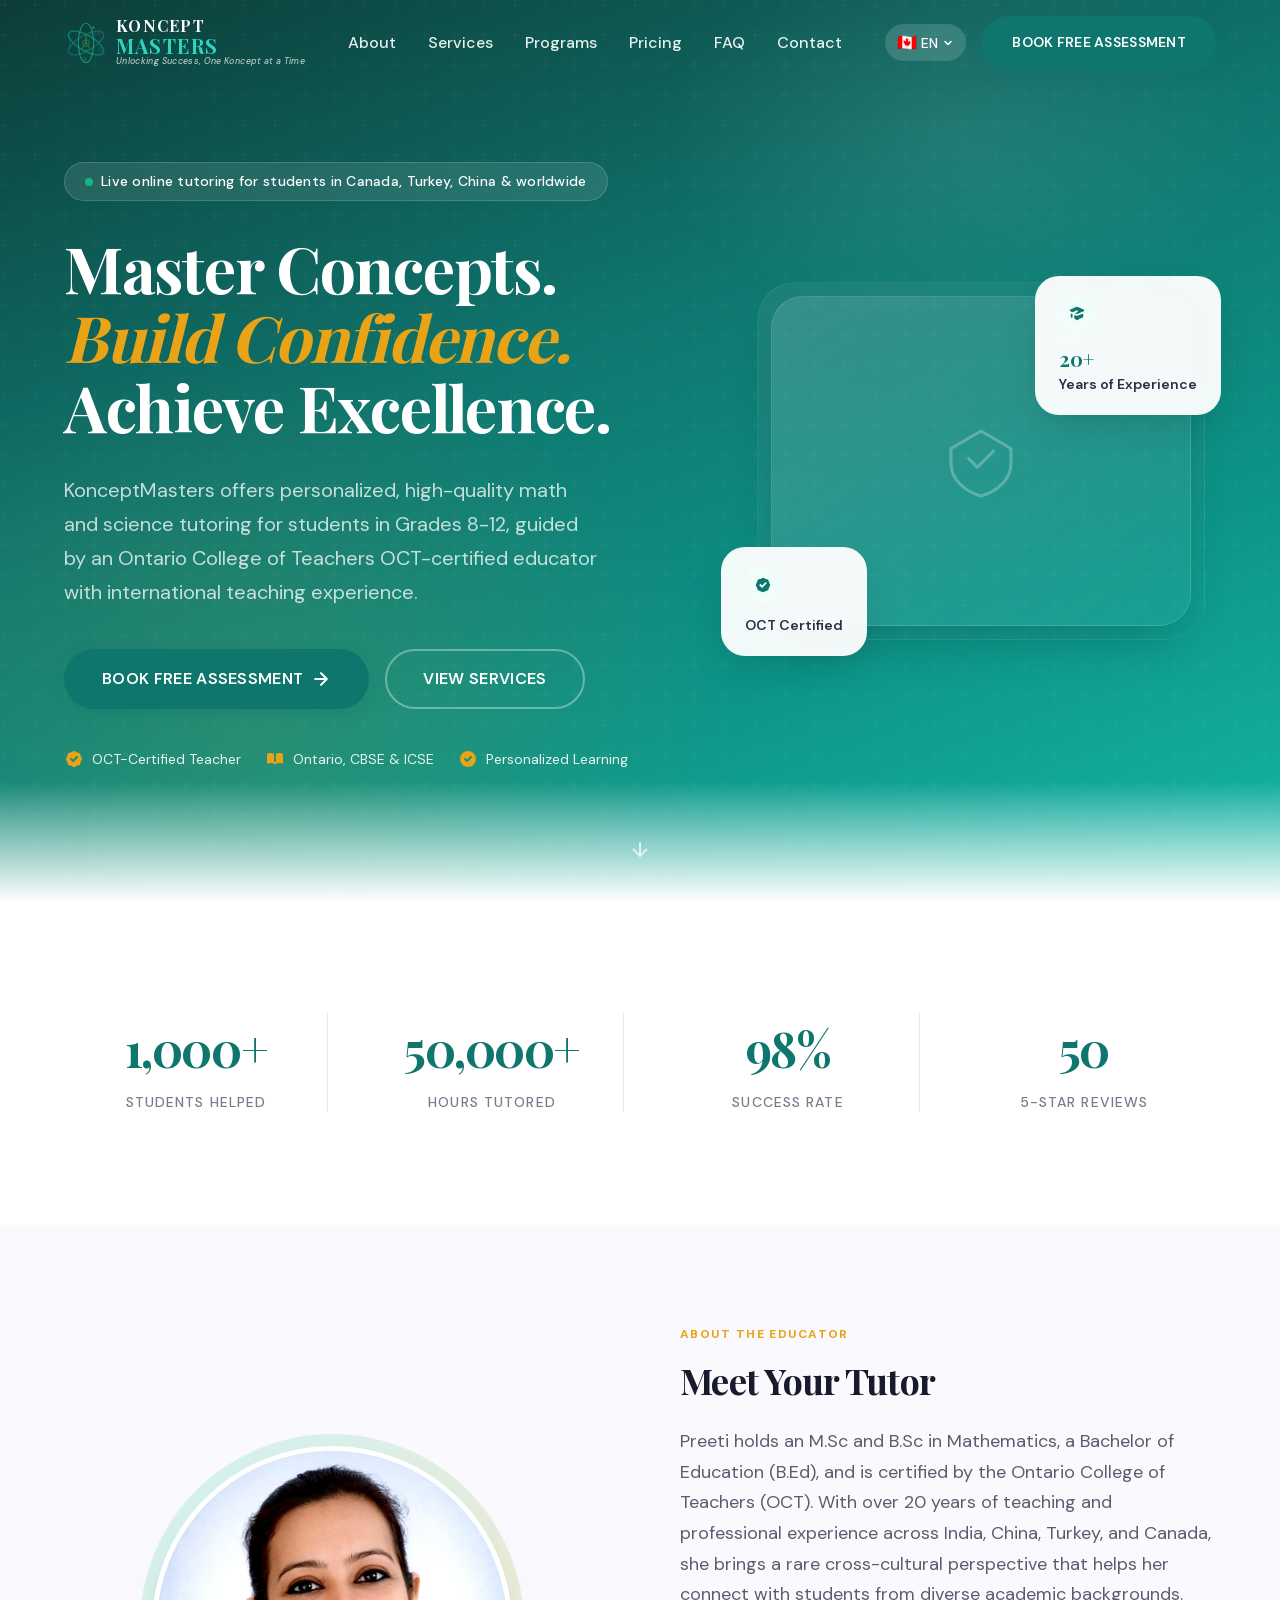
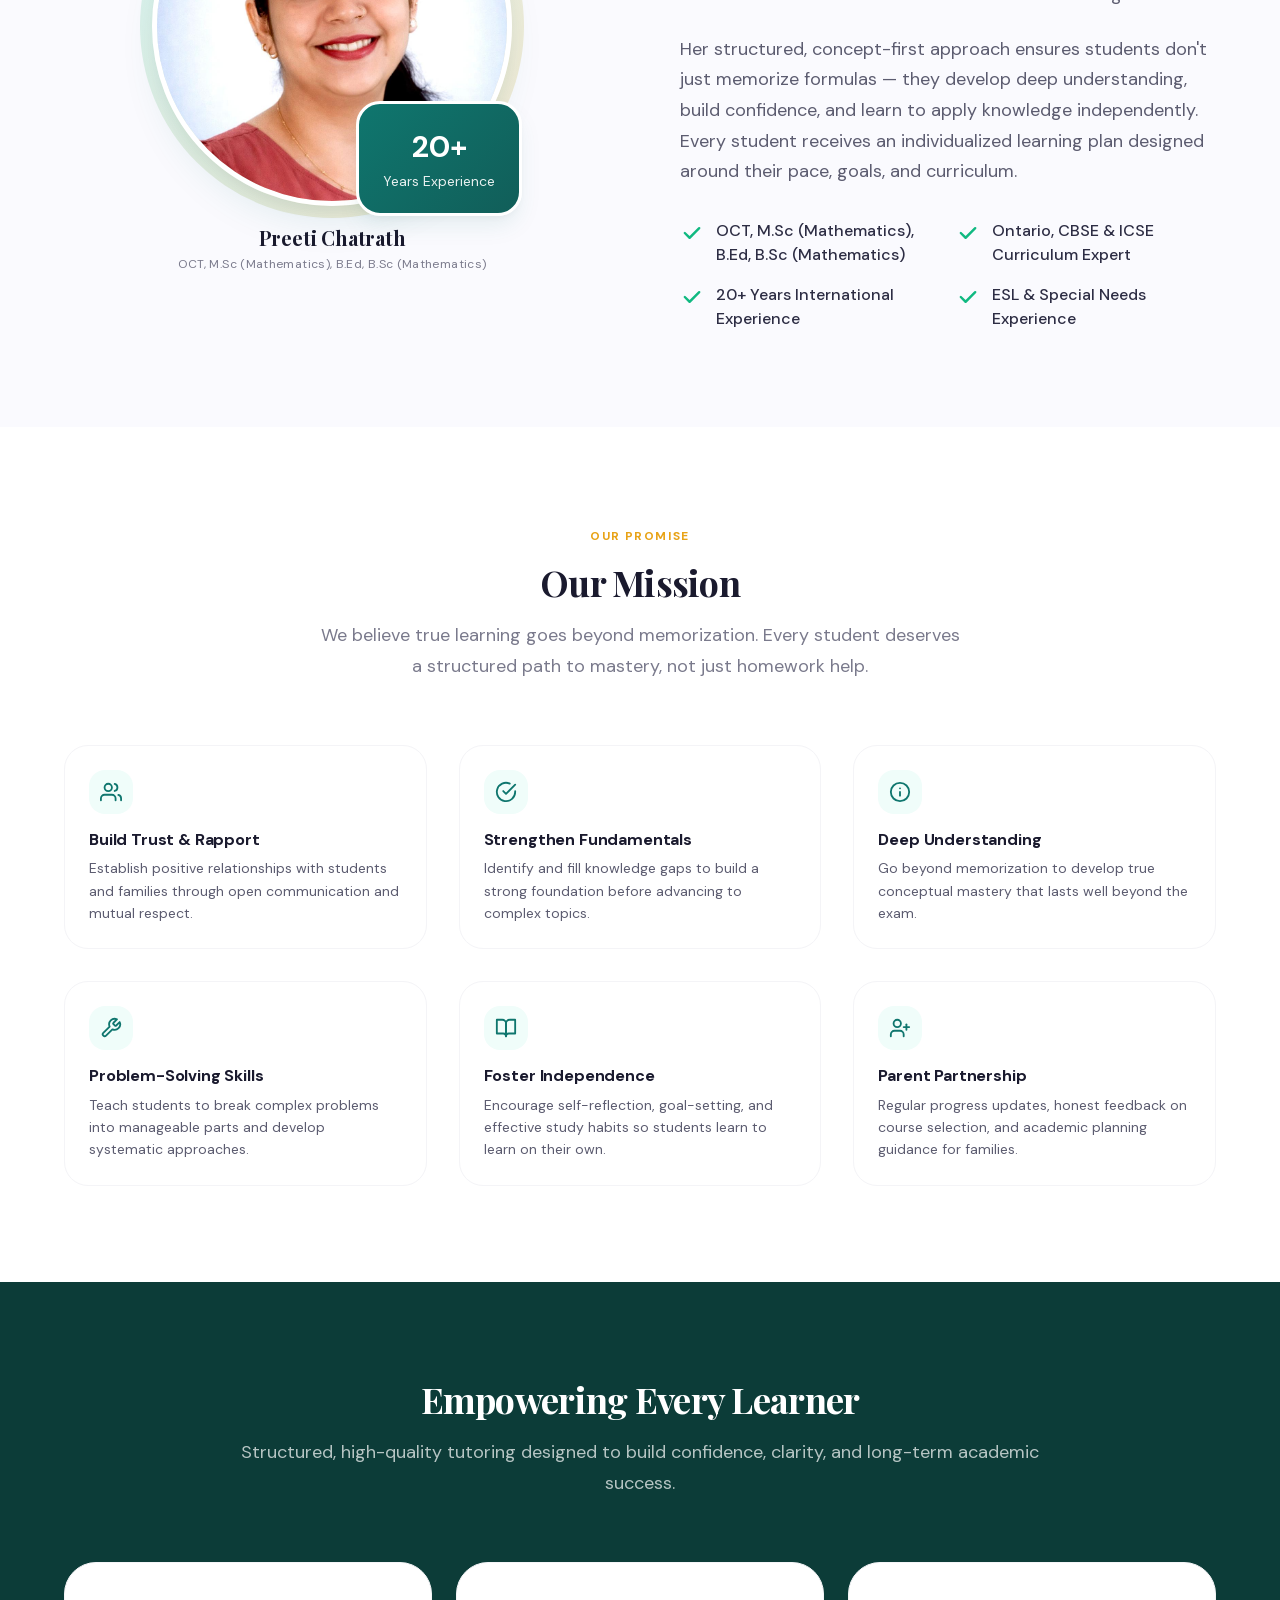
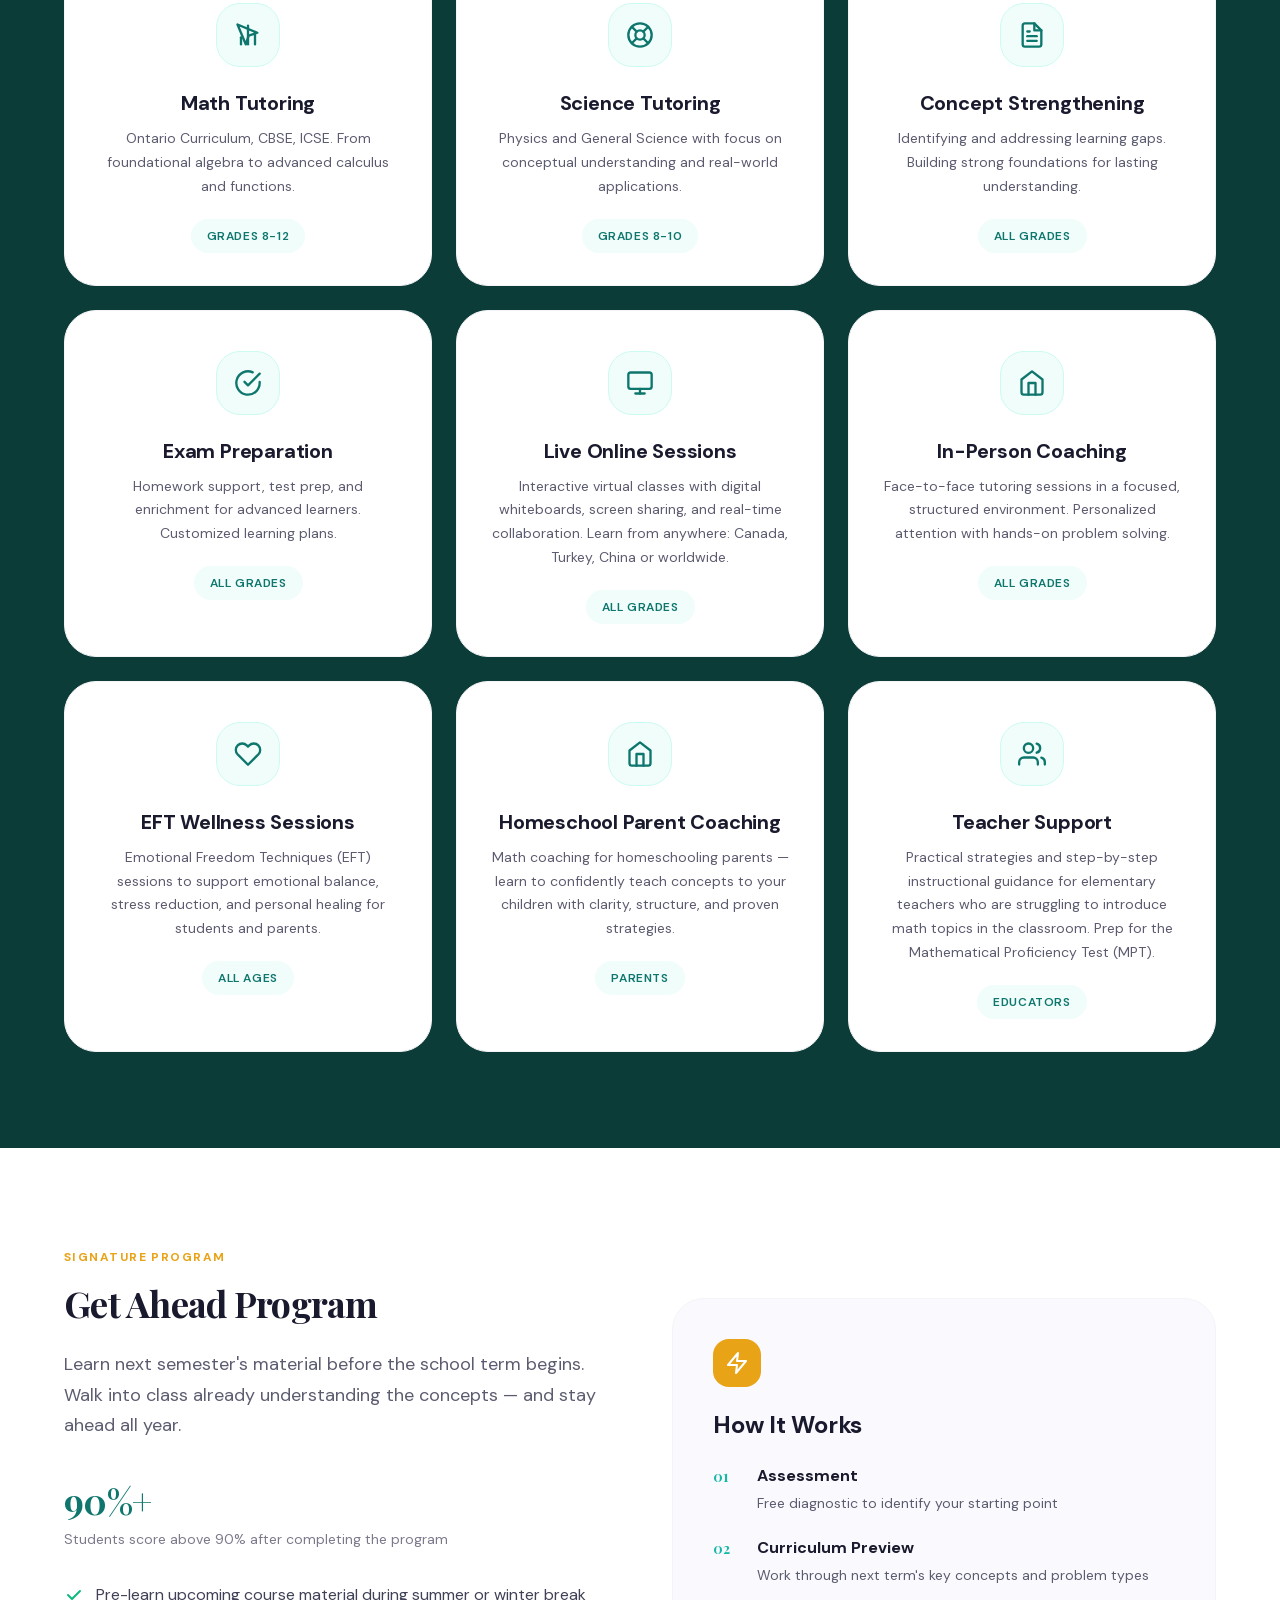
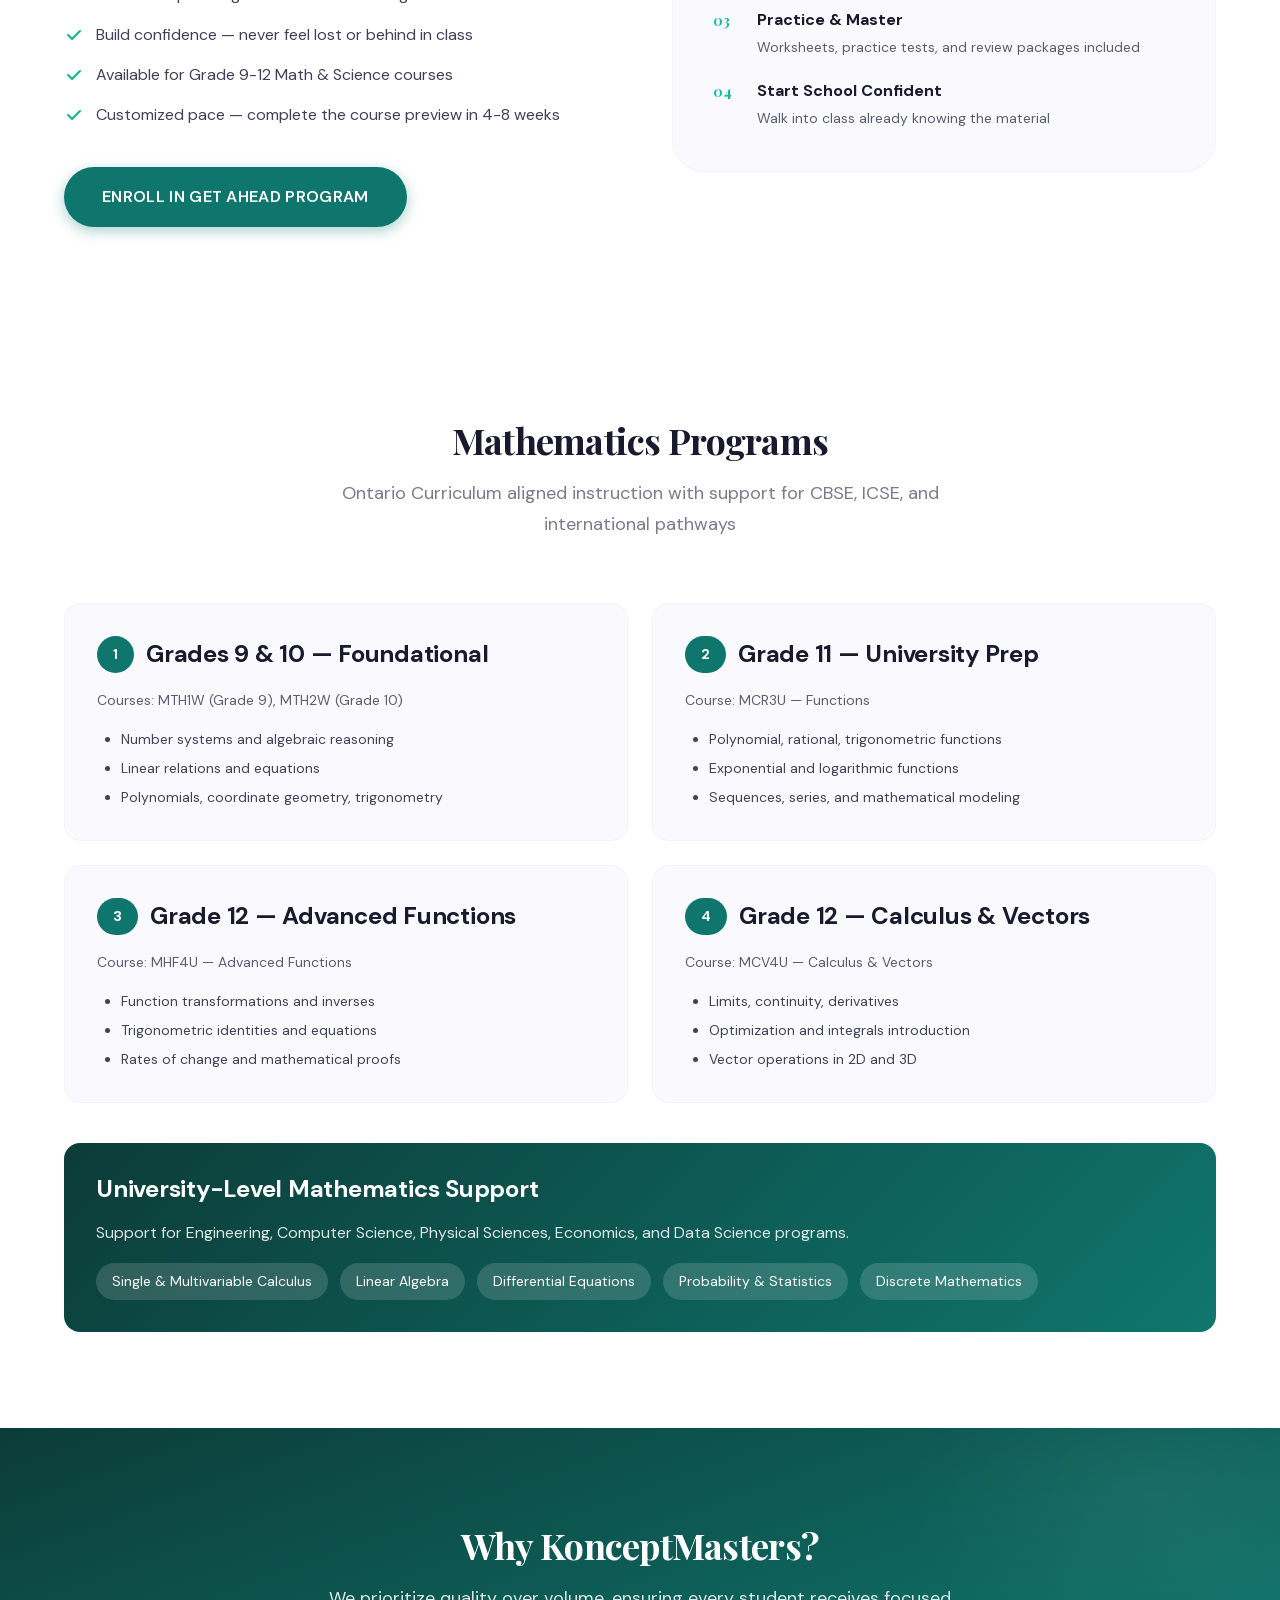
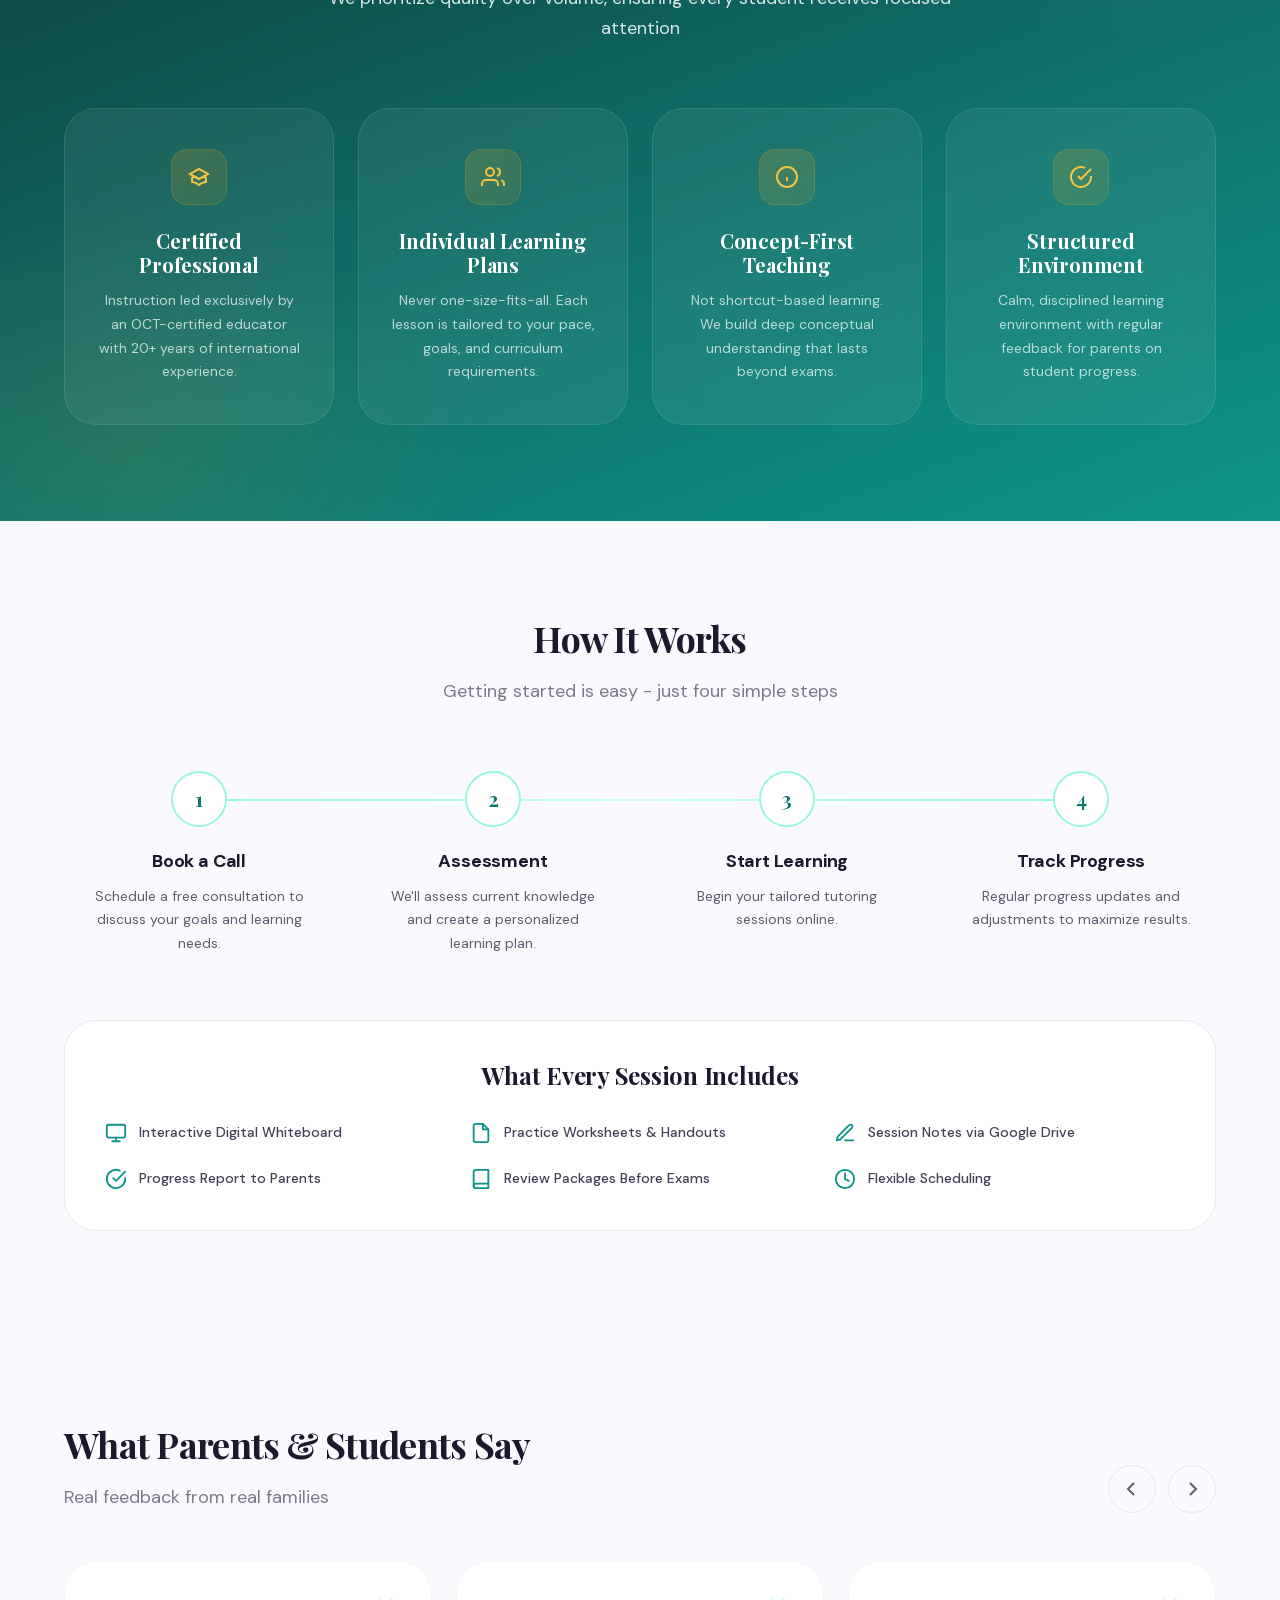
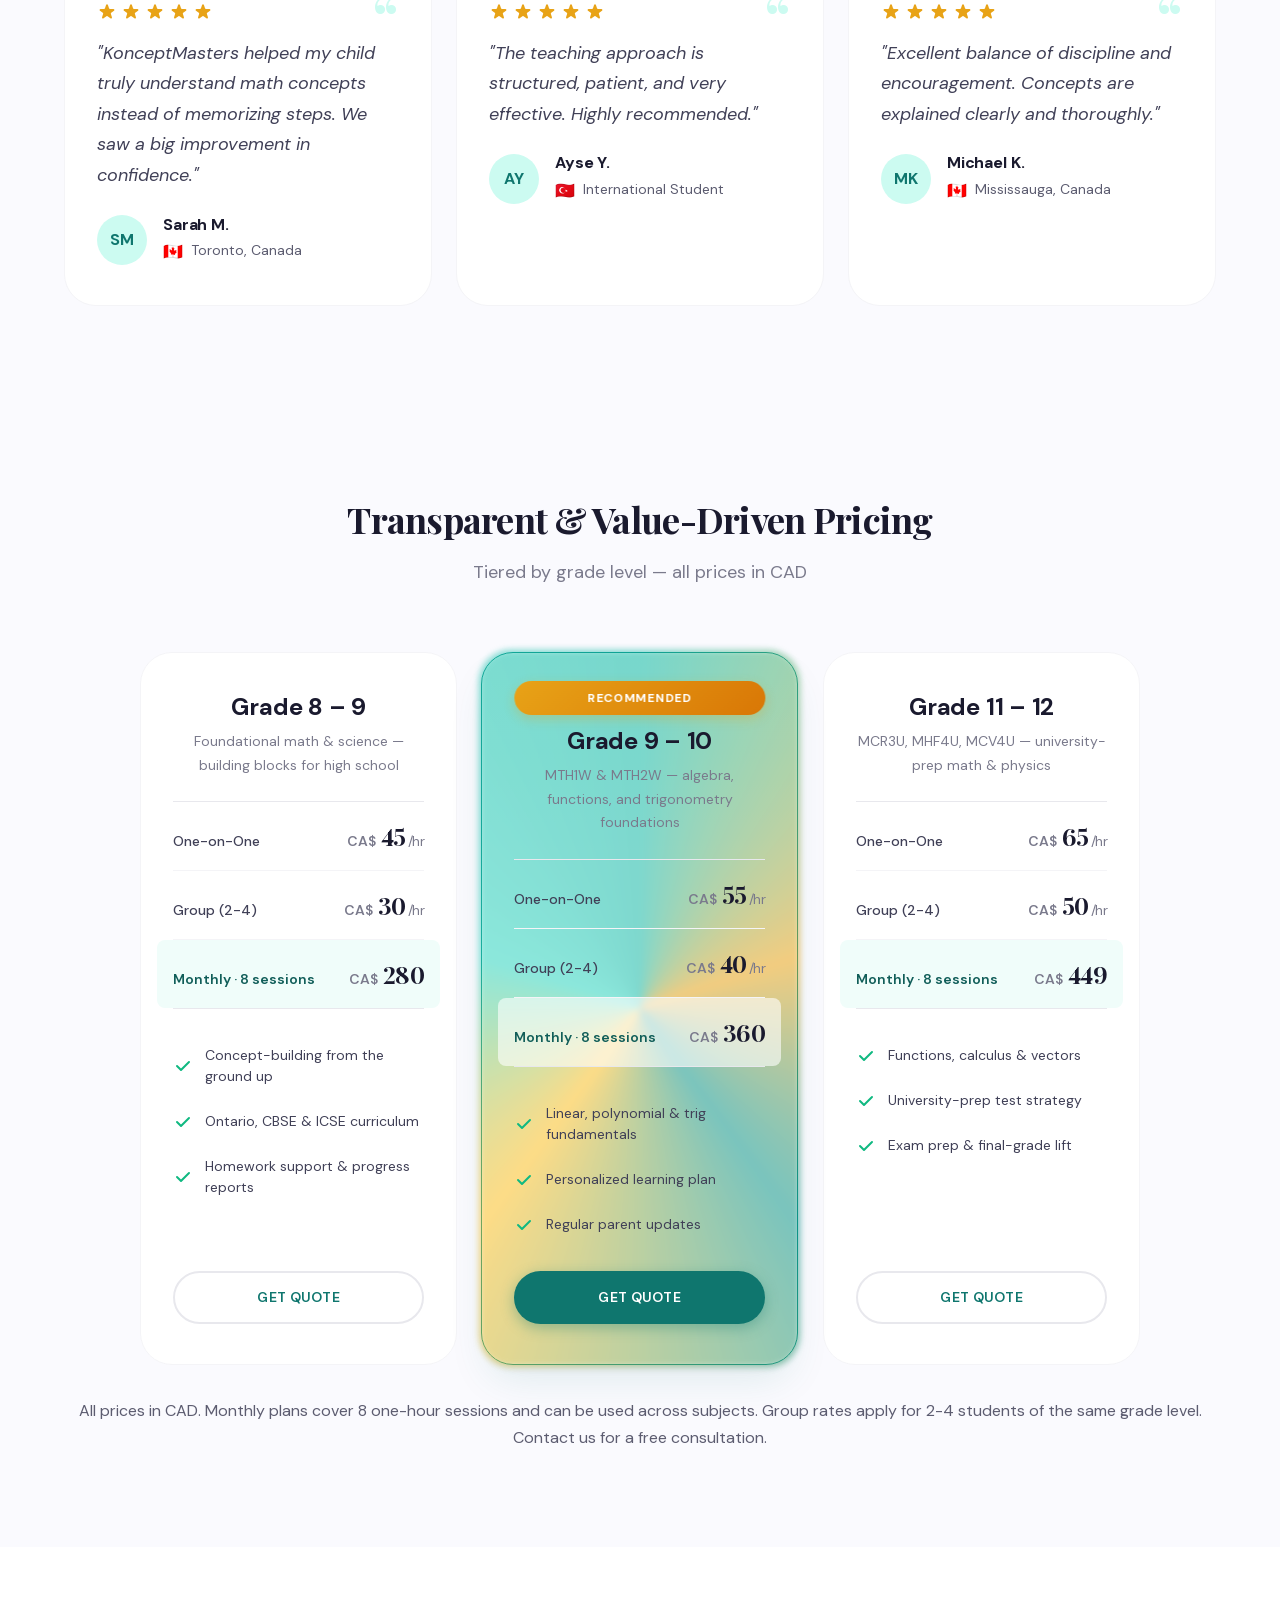
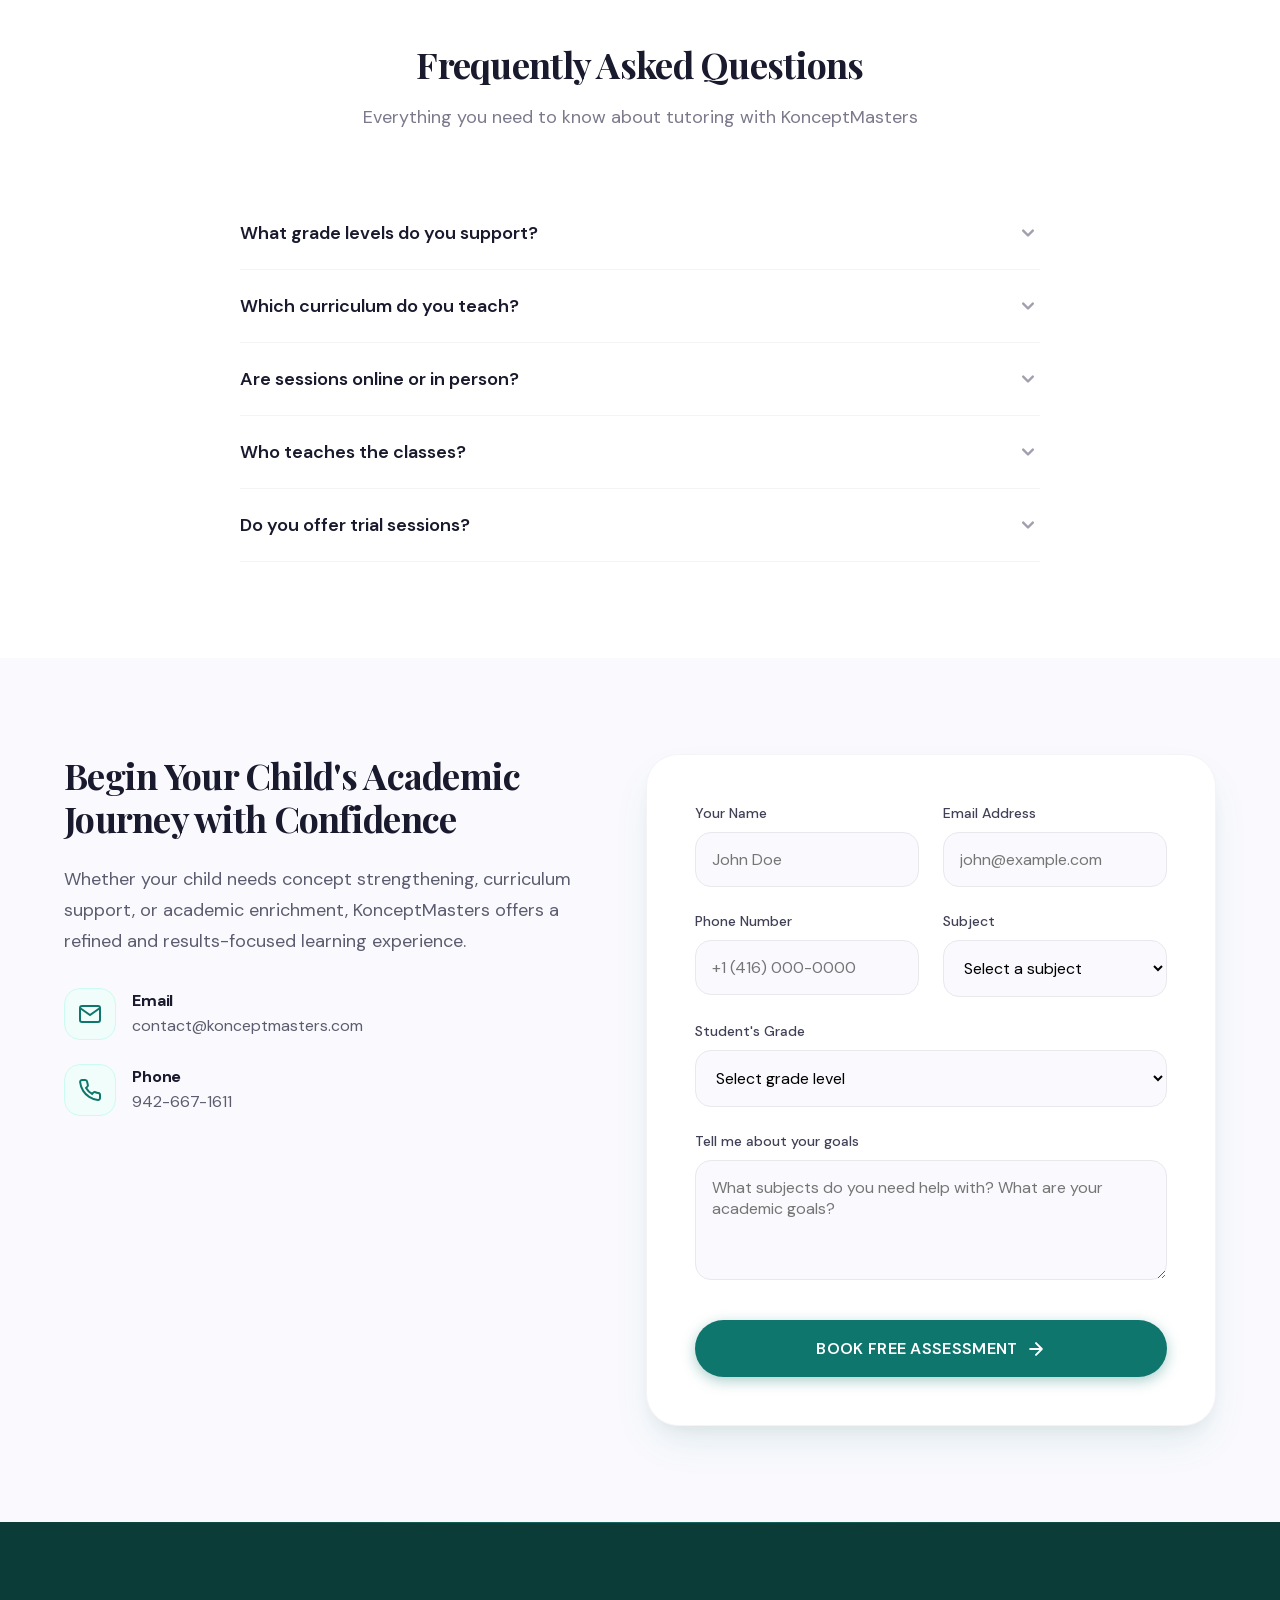
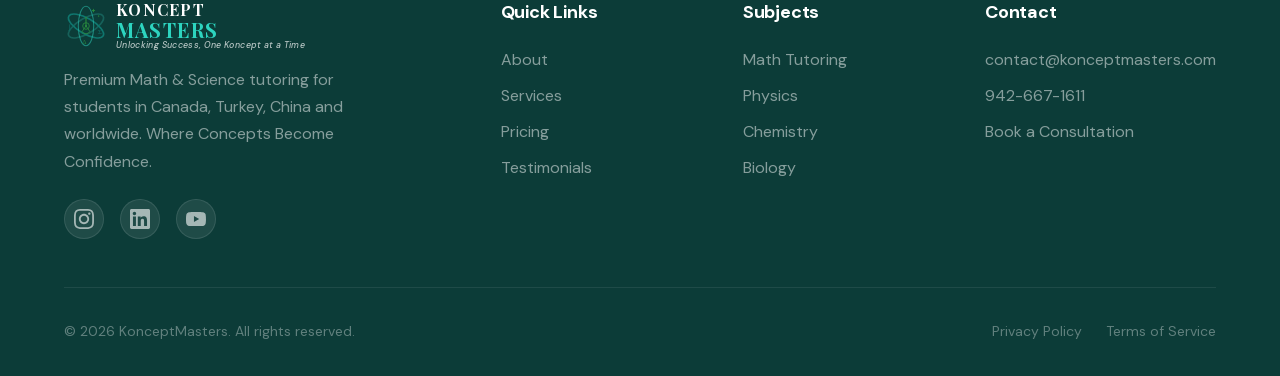
<file: index.html>
<!DOCTYPE html>
<html lang="en">
<head>
  <meta charset="UTF-8">
  <meta name="viewport" content="width=device-width, initial-scale=1.0">

  <!-- Primary Meta Tags -->
  <title>KonceptMasters - Premium Math & Science Tutoring | OCT-Certified | Canada</title>
  <meta name="title" content="KonceptMasters - Premium Math & Science Tutoring | OCT-Certified | Canada">
  <meta name="description" content="KonceptMasters offers personalized Math & Science tutoring for students in Grades 8-12. OCT-certified educator with 20+ years experience. Ontario, CBSE & ICSE curriculum. Book your free consultation today!">
  <meta name="keywords" content="math tutor, science tutor, OCT certified tutor, Ontario curriculum, CBSE tutor, ICSE tutor, high school tutoring, online tutoring, Canada tutoring, physics tutor, Toronto tutor, Ontario tutoring, grade 8 math, grade 9 math, grade 10 math, grade 11 math, grade 12 math, calculus tutor, advanced functions, MCR3U, MHF4U, MCV4U, university math tutor">
  <meta name="author" content="KonceptMasters">
  <meta name="robots" content="index, follow, max-image-preview:large, max-snippet:-1, max-video-preview:-1">
  <meta name="googlebot" content="index, follow">
  <meta name="bingbot" content="index, follow">

  <!-- Geo Tags (for local SEO) -->
  <meta name="geo.region" content="CA-ON">
  <meta name="geo.placename" content="Toronto">
  <meta name="geo.position" content="43.6532;-79.3832">
  <meta name="ICBM" content="43.6532, -79.3832">

  <!-- Open Graph / Facebook -->
  <meta property="og:type" content="website">
  <meta property="og:url" content="https://konceptmasters.ca/">
  <meta property="og:title" content="KonceptMasters - Expert Math & Science Tutoring">
  <meta property="og:description" content="Premium Math & Science tutoring by an OCT-certified educator with 20+ years experience. Ontario, CBSE & ICSE curriculum support. Live online tutoring for students in Canada, Turkey, China and worldwide.">
  <meta property="og:image" content="https://konceptmasters.ca/assets/images/og-image.jpg">
  <meta property="og:image:width" content="1200">
  <meta property="og:image:height" content="630">
  <meta property="og:image:alt" content="KonceptMasters - Math and Science Tutoring">
  <meta property="og:site_name" content="KonceptMasters">
  <meta property="og:locale" content="en_CA">

  <!-- Twitter -->
  <meta name="twitter:card" content="summary_large_image">
  <meta name="twitter:url" content="https://konceptmasters.ca/">
  <meta name="twitter:title" content="KonceptMasters - Expert Math & Science Tutoring">
  <meta name="twitter:description" content="Premium Math & Science tutoring by an OCT-certified educator. Ontario, CBSE & ICSE curriculum. Live online tutoring for students in Canada, Turkey, China and worldwide.">
  <meta name="twitter:image" content="https://konceptmasters.ca/assets/images/og-image.jpg">
  <meta name="twitter:image:alt" content="KonceptMasters Tutoring Services">

  <!-- Search engine ownership verification (Google uses a DNS TXT record) -->
  <meta name="yandex-verification" content="abdc502b051ab83f">

  <!-- Canonical URL -->
  <link rel="canonical" href="https://konceptmasters.ca/">

  <!-- Mobile App Meta -->
  <meta name="theme-color" content="#0f766e">
  <meta name="msapplication-TileColor" content="#0f766e">
  <meta name="apple-mobile-web-app-capable" content="yes">
  <meta name="apple-mobile-web-app-status-bar-style" content="default">
  <meta name="apple-mobile-web-app-title" content="KonceptMasters">

  <!-- Favicon -->
  <link rel="icon" type="image/svg+xml" href="data:image/svg+xml,<svg xmlns='http://www.w3.org/2000/svg' viewBox='0 0 100 100'><text y='.9em' font-size='90'>📐</text></svg>">
  <link rel="apple-touch-icon" href="/assets/images/apple-touch-icon.png">

  <!-- Preload critical resources (fonts are self-hosted; @font-face lives in css/styles.css) -->
  <link rel="preload" href="css/styles.css" as="style">
  <link rel="preload" href="assets/fonts/dm-sans-latin.woff2" as="font" type="font/woff2" crossorigin>
  <link rel="preload" href="assets/fonts/playfair-display-latin.woff2" as="font" type="font/woff2" crossorigin>

  <!-- Stylesheets -->
  <link rel="stylesheet" href="css/styles.css">
  <link rel="stylesheet" href="css/animations.css">

  <!-- Schema.org Structured Data - Organization -->
  <script type="application/ld+json">
  {
    "@context": "https://schema.org",
    "@type": "EducationalOrganization",
    "@id": "https://konceptmasters.ca/#organization",
    "name": "KonceptMasters",
    "alternateName": "Koncept Masters Tutoring",
    "url": "https://konceptmasters.ca/",
    "logo": {
      "@type": "ImageObject",
      "url": "https://konceptmasters.ca/assets/images/logo.png",
      "width": 512,
      "height": 512
    },
    "image": "https://konceptmasters.ca/assets/images/og-image.jpg",
    "description": "Premium Math & Science tutoring by an OCT-certified educator with 20+ years experience. Ontario, CBSE & ICSE curriculum. Live online tutoring for students in Canada, Turkey, China and worldwide.",
    "email": "contact@konceptmasters.com",
    "telephone": "+1-942-667-1611",
    "address": {
      "@type": "PostalAddress",
      "addressLocality": "Toronto",
      "addressRegion": "ON",
      "addressCountry": "CA"
    },
    "areaServed": [
      {
        "@type": "Country",
        "name": "Canada"
      },
      {
        "@type": "Country",
        "name": "Turkey"
      },
      {
        "@type": "Country",
        "name": "China"
      },
      {
        "@type": "Country",
        "name": "India"
      }
    ],
    "sameAs": [
      "https://www.instagram.com/konceptmasters",
      "https://www.linkedin.com/company/konceptmasters",
      "https://www.youtube.com/@konceptmasters"
    ],
    "hasOfferCatalog": {
      "@type": "OfferCatalog",
      "name": "Tutoring Services",
      "itemListElement": [
        {
          "@type": "Offer",
          "itemOffered": {
            "@type": "Service",
            "name": "Math Tutoring",
            "description": "Mathematics tutoring for grades 8-12 including Ontario curriculum (MTH1W, MCR3U, MHF4U, MCV4U), CBSE, and ICSE"
          }
        },
        {
          "@type": "Offer",
          "itemOffered": {
            "@type": "Service",
            "name": "Physics Tutoring",
            "description": "High school physics tutoring covering mechanics, electricity, and modern physics"
          }
        },
        {
          "@type": "Offer",
          "itemOffered": {
            "@type": "Service",
            "name": "Chemistry Tutoring",
            "description": "High school chemistry tutoring including organic chemistry and lab skills"
          }
        },
        {
          "@type": "Offer",
          "itemOffered": {
            "@type": "Service",
            "name": "Science Tutoring",
            "description": "Science tutoring for grades 8-10 including Physics and General Science"
          }
        }
      ]
    },
    "aggregateRating": {
      "@type": "AggregateRating",
      "ratingValue": "5.0",
      "bestRating": "5",
      "worstRating": "1",
      "ratingCount": "50",
      "reviewCount": "50"
    },
    "priceRange": "$30-$65 CAD per session"
  }
  </script>

  <!-- Schema.org - Service -->
  <script type="application/ld+json">
  {
    "@context": "https://schema.org",
    "@type": "Service",
    "@id": "https://konceptmasters.ca/#tutoring-service",
    "serviceType": "Tutoring",
    "name": "High School Math & Science Tutoring",
    "description": "Personalized one-on-one tutoring for high school students in Mathematics, Physics, Chemistry, and Biology. Live online sessions for students in Canada, Turkey, China and worldwide, plus in-person coaching.",
    "provider": {
      "@type": "EducationalOrganization",
      "@id": "https://konceptmasters.ca/#organization"
    },
    "areaServed": [
      {
        "@type": "Country",
        "name": "Canada"
      },
      {
        "@type": "Country",
        "name": "Turkey"
      },
      {
        "@type": "Country",
        "name": "China"
      },
      {
        "@type": "Country",
        "name": "India"
      }
    ],
    "availableChannel": {
      "@type": "ServiceChannel",
      "name": "Live online sessions",
      "availableLanguage": "English"
    },
    "hasOfferCatalog": {
      "@type": "OfferCatalog",
      "name": "Tutoring Packages by Grade",
      "itemListElement": [
        {
          "@type": "Offer",
          "name": "Grade 8-9 — One-on-One Hourly",
          "price": "45",
          "priceCurrency": "CAD",
          "description": "1 hour of personalized tutoring for Grade 8-9 students"
        },
        {
          "@type": "Offer",
          "name": "Grade 8-9 — Group Session (2-4)",
          "price": "30",
          "priceCurrency": "CAD",
          "description": "1 hour of small-group tutoring for Grade 8-9 students"
        },
        {
          "@type": "Offer",
          "name": "Grade 8-9 — Monthly (8 sessions)",
          "price": "280",
          "priceCurrency": "CAD",
          "description": "8 one-hour sessions per month for Grade 8-9 students"
        },
        {
          "@type": "Offer",
          "name": "Grade 9-10 — One-on-One Hourly",
          "price": "55",
          "priceCurrency": "CAD",
          "description": "1 hour of personalized tutoring for Grade 9-10 students (MTH1W / MTH2W)"
        },
        {
          "@type": "Offer",
          "name": "Grade 9-10 — Group Session (2-4)",
          "price": "40",
          "priceCurrency": "CAD",
          "description": "1 hour of small-group tutoring for Grade 9-10 students"
        },
        {
          "@type": "Offer",
          "name": "Grade 9-10 — Monthly (8 sessions)",
          "price": "360",
          "priceCurrency": "CAD",
          "description": "8 one-hour sessions per month for Grade 9-10 students"
        },
        {
          "@type": "Offer",
          "name": "Grade 11-12 — One-on-One Hourly",
          "price": "65",
          "priceCurrency": "CAD",
          "description": "1 hour of personalized tutoring for Grade 11-12 students (MCR3U, MHF4U, MCV4U)"
        },
        {
          "@type": "Offer",
          "name": "Grade 11-12 — Group Session (2-4)",
          "price": "50",
          "priceCurrency": "CAD",
          "description": "1 hour of small-group tutoring for Grade 11-12 students"
        },
        {
          "@type": "Offer",
          "name": "Grade 11-12 — Monthly (8 sessions)",
          "price": "450",
          "priceCurrency": "CAD",
          "description": "8 one-hour sessions per month for Grade 11-12 students"
        }
      ]
    }
  }
  </script>

  <!-- Schema.org - FAQPage -->
  <script type="application/ld+json">
  {
    "@context": "https://schema.org",
    "@type": "FAQPage",
    "mainEntity": [
      {
        "@type": "Question",
        "name": "What grade levels do you support?",
        "acceptedAnswer": {
          "@type": "Answer",
          "text": "We support students in Grades 8 through 12 for mathematics, and Grades 8-10 for science. We also provide university-level mathematics support for students in Engineering, Computer Science, Physical Sciences, Economics, and Data Science programs."
        }
      },
      {
        "@type": "Question",
        "name": "Which curriculum do you teach?",
        "acceptedAnswer": {
          "@type": "Answer",
          "text": "We teach Ontario Curriculum (including MTH1W, MTH2W, MCR3U, MHF4U, MCV4U), as well as CBSE and ICSE curriculums. Our cross-cultural teaching experience allows us to adapt instruction to meet the unique needs of each student regardless of their academic background."
        }
      },
      {
        "@type": "Question",
        "name": "Are sessions online or in person?",
        "acceptedAnswer": {
          "@type": "Answer",
          "text": "Sessions are currently offered online, with interactive and engaging lessons using digital whiteboards, screen sharing, and collaborative tools. This allows us to serve students in Canada, Turkey, China and worldwide with the same high-quality instruction."
        }
      },
      {
        "@type": "Question",
        "name": "Who teaches the classes?",
        "acceptedAnswer": {
          "@type": "Answer",
          "text": "All sessions are conducted by an Ontario College of Teachers OCT-certified educator with more than 20 years of diverse teaching and professional experience across India, China, Turkey, and Canada. This ensures every student receives expert, qualified instruction."
        }
      },
      {
        "@type": "Question",
        "name": "Do you offer trial sessions?",
        "acceptedAnswer": {
          "@type": "Answer",
          "text": "Yes, a consultation session is available to assess fit and learning needs. This allows us to understand your academic goals, identify any learning gaps, and determine how we can best support your educational journey."
        }
      }
    ]
  }
  </script>

  <!-- Schema.org - BreadcrumbList -->
  <script type="application/ld+json">
  {
    "@context": "https://schema.org",
    "@type": "BreadcrumbList",
    "itemListElement": [
      {
        "@type": "ListItem",
        "position": 1,
        "name": "Home",
        "item": "https://konceptmasters.ca/"
      }
    ]
  }
  </script>

  <!-- Schema.org - WebSite -->
  <script type="application/ld+json">
  {
    "@context": "https://schema.org",
    "@type": "WebSite",
    "name": "KonceptMasters",
    "url": "https://konceptmasters.ca/"
  }
  </script>
</head>
<body>
  <!-- Page Loader -->
  <div class="page-loader" id="pageLoader">
    <div class="loader-spinner"></div>
  </div>

  <!-- Navigation -->
  <nav class="navbar" id="navbar">
    <div class="container">
      <a href="#" class="navbar-logo">
        <img src="assets/images/logo.svg" alt="KonceptMasters Logo" width="44" height="44">
        <span class="logo-text"><span class="logo-top">Koncept</span><span class="logo-bottom">Masters</span><span class="logo-tagline">Unlocking Success, One Koncept at a Time</span></span>
      </a>

      <ul class="navbar-menu">
        <li><a href="#about" class="navbar-link" data-lang="nav.about">About</a></li>
        <li><a href="#services" class="navbar-link" data-lang="nav.services">Services</a></li>
        <li><a href="#programs" class="navbar-link">Programs</a></li>
        <li><a href="#pricing" class="navbar-link" data-lang="nav.pricing">Pricing</a></li>
        <li><a href="#faq" class="navbar-link" data-lang="nav.faq">FAQ</a></li>
        <li><a href="#contact" class="navbar-link" data-lang="nav.contact">Contact</a></li>
      </ul>

      <div class="navbar-actions">
        <button class="lang-toggle" id="langToggle" aria-label="Toggle language">
          <span class="flag" id="currentFlag">🇨🇦</span>
          <span id="currentLang">EN</span>
          <svg width="12" height="12" viewBox="0 0 12 12" fill="none" xmlns="http://www.w3.org/2000/svg">
            <path d="M3 4.5L6 7.5L9 4.5" stroke="currentColor" stroke-width="1.5" stroke-linecap="round" stroke-linejoin="round"/>
          </svg>
        </button>
        <a href="#contact" class="btn btn-primary nav-cta-btn" data-lang="nav.cta">Book Free Session</a>
      </div>

      <button class="mobile-toggle" id="mobileToggle" aria-label="Toggle menu">
        <span></span>
        <span></span>
        <span></span>
      </button>
    </div>
  </nav>

  <!-- Mobile Menu -->
  <div class="mobile-overlay" id="mobileOverlay"></div>
  <div class="mobile-menu" id="mobileMenu">
    <div class="mobile-menu-header">
      <span class="navbar-logo" style="color: var(--primary-900);">
        <img src="assets/images/logo.svg" alt="KonceptMasters Logo" width="44" height="44">
        <span class="logo-text"><span class="logo-top">Koncept</span><span class="logo-bottom">Masters</span><span class="logo-tagline">Unlocking Success, One Koncept at a Time</span></span>
      </span>
      <button class="mobile-menu-close" id="mobileClose" aria-label="Close menu">&times;</button>
    </div>
    <ul class="mobile-menu-links">
      <li><a href="#about" data-lang="nav.about">About</a></li>
      <li><a href="#services" data-lang="nav.services">Services</a></li>
      <li><a href="#programs">Programs</a></li>
      <li><a href="#pricing" data-lang="nav.pricing">Pricing</a></li>
      <li><a href="#faq" data-lang="nav.faq">FAQ</a></li>
      <li><a href="#contact" data-lang="nav.contact">Contact</a></li>
    </ul>
    <div style="margin-top: var(--space-8);">
      <button class="lang-toggle" id="langToggleMobile" style="width: 100%; justify-content: center; background: var(--gray-100); color: var(--gray-700);">
        <span class="flag">🇨🇦</span>
        <span data-lang="lang.switch">Switch Language</span>
      </button>
    </div>
    <div style="margin-top: var(--space-4);">
      <a href="#contact" class="btn btn-primary btn-lg" style="width: 100%;" data-lang="nav.cta">Book Free Session</a>
    </div>
  </div>

  <!-- Hero Section -->
  <section class="hero" id="hero">
    <div class="hero-pattern"></div>
    <div class="container">
      <div class="hero-content">
        <div class="hero-badge">
          <span class="dot"></span>
          <span data-lang="hero.badge">Live online tutoring for students in Canada, Turkey, China &amp; worldwide</span>
        </div>
        <h1>
          <span data-lang="hero.title1">Master Concepts.</span>
          <span class="highlight" data-lang="hero.title2">Build Confidence.</span>
          <br>
          <span data-lang="hero.title3">Achieve Excellence.</span>
        </h1>
        <p class="hero-description" data-lang="hero.description">
          KonceptMasters offers personalized, high-quality math and science tutoring for students in Grades 8-12, guided by an Ontario College of Teachers OCT-certified educator with international teaching experience.
        </p>
        <div class="hero-buttons">
          <a href="#contact" class="btn btn-primary btn-lg">
            <span data-lang="hero.cta1">Book Free Assessment</span>
            <svg class="btn-icon" viewBox="0 0 20 20" fill="none" xmlns="http://www.w3.org/2000/svg">
              <path d="M4.167 10h11.666M10 4.167L15.833 10 10 15.833" stroke="currentColor" stroke-width="2" stroke-linecap="round" stroke-linejoin="round"/>
            </svg>
          </a>
          <a href="#services" class="btn btn-outline btn-lg" data-lang="hero.cta2">View Services</a>
        </div>
        <div class="hero-trust">
          <div class="hero-trust-item">
            <svg viewBox="0 0 20 20" fill="currentColor">
              <path fill-rule="evenodd" d="M6.267 3.455a3.066 3.066 0 001.745-.723 3.066 3.066 0 013.976 0 3.066 3.066 0 001.745.723 3.066 3.066 0 012.812 2.812c.051.643.304 1.254.723 1.745a3.066 3.066 0 010 3.976 3.066 3.066 0 00-.723 1.745 3.066 3.066 0 01-2.812 2.812 3.066 3.066 0 00-1.745.723 3.066 3.066 0 01-3.976 0 3.066 3.066 0 00-1.745-.723 3.066 3.066 0 01-2.812-2.812 3.066 3.066 0 00-.723-1.745 3.066 3.066 0 010-3.976 3.066 3.066 0 00.723-1.745 3.066 3.066 0 012.812-2.812zm7.44 5.252a1 1 0 00-1.414-1.414L9 10.586 7.707 9.293a1 1 0 00-1.414 1.414l2 2a1 1 0 001.414 0l4-4z" clip-rule="evenodd"/>
            </svg>
            <span data-lang="hero.trust1">OCT-Certified Teacher</span>
          </div>
          <div class="hero-trust-item">
            <svg viewBox="0 0 20 20" fill="currentColor">
              <path d="M9 4.804A7.968 7.968 0 005.5 4c-1.255 0-2.443.29-3.5.804v10A7.969 7.969 0 015.5 14c1.669 0 3.218.51 4.5 1.385A7.962 7.962 0 0114.5 14c1.255 0 2.443.29 3.5.804v-10A7.968 7.968 0 0014.5 4c-1.255 0-2.443.29-3.5.804V12a1 1 0 11-2 0V4.804z"/>
            </svg>
            <span data-lang="hero.trust2">Ontario, CBSE & ICSE</span>
          </div>
          <div class="hero-trust-item">
            <svg viewBox="0 0 20 20" fill="currentColor">
              <path fill-rule="evenodd" d="M10 18a8 8 0 100-16 8 8 0 000 16zm3.707-9.293a1 1 0 00-1.414-1.414L9 10.586 7.707 9.293a1 1 0 00-1.414 1.414l2 2a1 1 0 001.414 0l4-4z" clip-rule="evenodd"/>
            </svg>
            <span data-lang="hero.trust3">Personalized Learning</span>
          </div>
        </div>
      </div>
      <div class="hero-visual">
        <div class="hero-card-visual">
          <div class="hero-main-card">
            <svg class="hero-card-icon" viewBox="0 0 64 64" fill="none" stroke="white" stroke-width="2.5" stroke-linecap="round" stroke-linejoin="round">
              <path d="M32 8L8 22V34C8 46 18 56 32 60C46 56 56 46 56 34V22L32 8Z"/>
              <path d="M22 30L29 37L42 24"/>
            </svg>
          </div>
          <div class="hero-floating hero-floating-1">
            <div class="hero-floating-icon">
              <svg viewBox="0 0 20 20" fill="currentColor"><path fill-rule="evenodd" d="M6.267 3.455a3.066 3.066 0 001.745-.723 3.066 3.066 0 013.976 0 3.066 3.066 0 001.745.723 3.066 3.066 0 012.812 2.812c.051.643.304 1.254.723 1.745a3.066 3.066 0 010 3.976 3.066 3.066 0 00-.723 1.745 3.066 3.066 0 01-2.812 2.812 3.066 3.066 0 00-1.745.723 3.066 3.066 0 01-3.976 0 3.066 3.066 0 00-1.745-.723 3.066 3.066 0 01-2.812-2.812 3.066 3.066 0 00-.723-1.745 3.066 3.066 0 010-3.976 3.066 3.066 0 00.723-1.745 3.066 3.066 0 012.812-2.812zm7.44 5.252a1 1 0 00-1.414-1.414L9 10.586 7.707 9.293a1 1 0 00-1.414 1.414l2 2a1 1 0 001.414 0l4-4z" clip-rule="evenodd"/></svg>
            </div>
            <div class="hero-floating-label">OCT Certified</div>
          </div>
          <div class="hero-floating hero-floating-2">
            <div class="hero-floating-icon">
              <svg viewBox="0 0 20 20" fill="currentColor"><path d="M10.394 2.08a1 1 0 00-.788 0l-7 3a1 1 0 000 1.84L5.25 8.051a.999.999 0 01.356-.257l4-1.714a1 1 0 11.788 1.838L7.667 9.088l1.94.831a1 1 0 00.787 0l7-3a1 1 0 000-1.838l-7-3zM3.31 9.397L5 10.12v4.102a8.969 8.969 0 00-1.05-.174 1 1 0 01-.89-.89 11.115 11.115 0 01.25-3.762zM9.3 16.573A9.026 9.026 0 007 14.935v-3.957l1.818.78a3 3 0 002.364 0l5.508-2.361a11.026 11.026 0 01.25 3.762 1 1 0 01-.89.89 8.968 8.968 0 00-5.35 2.524 1 1 0 01-1.4 0z"/></svg>
            </div>
            <div class="hero-floating-value">20+</div>
            <div class="hero-floating-label">Years of Experience</div>
          </div>
        </div>
      </div>
    </div>
    <!-- Scroll Indicator -->
    <div class="scroll-indicator">
      <svg viewBox="0 0 24 24" fill="none" stroke="currentColor" stroke-width="2">
        <path d="M12 5v14M5 12l7 7 7-7"/>
      </svg>
    </div>
  </section>

  <!-- Stats Section -->
  <section class="stats" id="stats">
    <div class="container">
      <div class="stats-grid">
        <div class="stat-item" data-animate="fade-up">
          <div class="stat-number" data-count="1000" data-suffix="+">0</div>
          <div class="stat-label" data-lang="stats.students">Students Helped</div>
        </div>
        <div class="stat-item" data-animate="fade-up" data-delay="100">
          <div class="stat-number" data-count="50000" data-suffix="+">0</div>
          <div class="stat-label" data-lang="stats.hours">Hours Tutored</div>
        </div>
        <div class="stat-item" data-animate="fade-up" data-delay="200">
          <div class="stat-number" data-count="98" data-suffix="%">0</div>
          <div class="stat-label" data-lang="stats.success">Success Rate</div>
        </div>
        <div class="stat-item" data-animate="fade-up" data-delay="300">
          <div class="stat-number" data-count="50">0</div>
          <div class="stat-label" data-lang="stats.reviews">5-Star Reviews</div>
        </div>
      </div>
    </div>
  </section>

  <!-- About Section -->
  <section class="about section" id="about">
    <div class="container">
      <div class="about-image-wrapper" data-animate="fade-right">
        <img src="assets/images/tutor.png" alt="Preeti Chatrath - OCT Certified Educator" class="about-image">
        <div class="about-tutor-name">
          <h3>Preeti Chatrath</h3>
          <p>OCT, M.Sc (Mathematics), B.Ed, B.Sc (Mathematics)</p>
        </div>
        <div class="about-experience-badge">
          <span class="number">20+</span>
          <span class="text" data-lang="about.experience">Years Experience</span>
        </div>
      </div>
      <div class="about-content" data-animate="fade-left">
        <span class="section-label">About the Educator</span>
        <h2>Meet Your Tutor</h2>
        <p>
          Preeti holds an M.Sc and B.Sc in Mathematics, a Bachelor of Education (B.Ed), and is certified by the Ontario College of Teachers (OCT). With over 20 years of teaching and professional experience across India, China, Turkey, and Canada, she brings a rare cross-cultural perspective that helps her connect with students from diverse academic backgrounds.
        </p>
        <p>
          Her structured, concept-first approach ensures students don't just memorize formulas — they develop deep understanding, build confidence, and learn to apply knowledge independently. Every student receives an individualized learning plan designed around their pace, goals, and curriculum.
        </p>
        <div class="about-features">
          <div class="about-feature">
            <svg class="about-feature-icon" viewBox="0 0 20 20" fill="currentColor">
              <path fill-rule="evenodd" d="M16.707 5.293a1 1 0 010 1.414l-8 8a1 1 0 01-1.414 0l-4-4a1 1 0 011.414-1.414L8 12.586l7.293-7.293a1 1 0 011.414 0z" clip-rule="evenodd"/>
            </svg>
            <span>OCT, M.Sc (Mathematics), B.Ed, B.Sc (Mathematics)</span>
          </div>
          <div class="about-feature">
            <svg class="about-feature-icon" viewBox="0 0 20 20" fill="currentColor">
              <path fill-rule="evenodd" d="M16.707 5.293a1 1 0 010 1.414l-8 8a1 1 0 01-1.414 0l-4-4a1 1 0 011.414-1.414L8 12.586l7.293-7.293a1 1 0 011.414 0z" clip-rule="evenodd"/>
            </svg>
            <span>Ontario, CBSE & ICSE Curriculum Expert</span>
          </div>
          <div class="about-feature">
            <svg class="about-feature-icon" viewBox="0 0 20 20" fill="currentColor">
              <path fill-rule="evenodd" d="M16.707 5.293a1 1 0 010 1.414l-8 8a1 1 0 01-1.414 0l-4-4a1 1 0 011.414-1.414L8 12.586l7.293-7.293a1 1 0 011.414 0z" clip-rule="evenodd"/>
            </svg>
            <span>20+ Years International Experience</span>
          </div>
          <div class="about-feature">
            <svg class="about-feature-icon" viewBox="0 0 20 20" fill="currentColor">
              <path fill-rule="evenodd" d="M16.707 5.293a1 1 0 010 1.414l-8 8a1 1 0 01-1.414 0l-4-4a1 1 0 011.414-1.414L8 12.586l7.293-7.293a1 1 0 011.414 0z" clip-rule="evenodd"/>
            </svg>
            <span>ESL & Special Needs Experience</span>
          </div>
        </div>
      </div>
    </div>
  </section>

  <!-- Mission Section -->
  <section class="mission section" id="mission">
    <div class="container">
      <div class="section-header" data-animate="fade-up">
        <span class="section-label">Our Promise</span>
        <h2>Our Mission</h2>
        <p>We believe true learning goes beyond memorization. Every student deserves a structured path to mastery, not just homework help.</p>
      </div>
      <div class="mission-grid">
        <div class="mission-item" data-animate="fade-up" data-delay="100">
          <div class="mission-icon">
            <svg viewBox="0 0 24 24" fill="none" stroke="currentColor" stroke-width="2" stroke-linecap="round" stroke-linejoin="round"><path d="M17 21v-2a4 4 0 00-4-4H5a4 4 0 00-4 4v2"/><circle cx="9" cy="7" r="4"/><path d="M23 21v-2a4 4 0 00-3-3.87"/><path d="M16 3.13a4 4 0 010 7.75"/></svg>
          </div>
          <h4>Build Trust & Rapport</h4>
          <p>Establish positive relationships with students and families through open communication and mutual respect.</p>
        </div>
        <div class="mission-item" data-animate="fade-up" data-delay="150">
          <div class="mission-icon">
            <svg viewBox="0 0 24 24" fill="none" stroke="currentColor" stroke-width="2" stroke-linecap="round" stroke-linejoin="round"><path d="M22 11.08V12a10 10 0 11-5.93-9.14"/><polyline points="22 4 12 14.01 9 11.01"/></svg>
          </div>
          <h4>Strengthen Fundamentals</h4>
          <p>Identify and fill knowledge gaps to build a strong foundation before advancing to complex topics.</p>
        </div>
        <div class="mission-item" data-animate="fade-up" data-delay="200">
          <div class="mission-icon">
            <svg viewBox="0 0 24 24" fill="none" stroke="currentColor" stroke-width="2" stroke-linecap="round" stroke-linejoin="round"><circle cx="12" cy="12" r="10"/><path d="M12 16v-4"/><path d="M12 8h.01"/></svg>
          </div>
          <h4>Deep Understanding</h4>
          <p>Go beyond memorization to develop true conceptual mastery that lasts well beyond the exam.</p>
        </div>
        <div class="mission-item" data-animate="fade-up" data-delay="250">
          <div class="mission-icon">
            <svg viewBox="0 0 24 24" fill="none" stroke="currentColor" stroke-width="2" stroke-linecap="round" stroke-linejoin="round"><path d="M14.7 6.3a1 1 0 000 1.4l1.6 1.6a1 1 0 001.4 0l3.77-3.77a6 6 0 01-7.94 7.94l-6.91 6.91a2.12 2.12 0 01-3-3l6.91-6.91a6 6 0 017.94-7.94l-3.76 3.76z"/></svg>
          </div>
          <h4>Problem-Solving Skills</h4>
          <p>Teach students to break complex problems into manageable parts and develop systematic approaches.</p>
        </div>
        <div class="mission-item" data-animate="fade-up" data-delay="300">
          <div class="mission-icon">
            <svg viewBox="0 0 24 24" fill="none" stroke="currentColor" stroke-width="2" stroke-linecap="round" stroke-linejoin="round"><path d="M2 3h6a4 4 0 014 4v14a3 3 0 00-3-3H2z"/><path d="M22 3h-6a4 4 0 00-4 4v14a3 3 0 013-3h7z"/></svg>
          </div>
          <h4>Foster Independence</h4>
          <p>Encourage self-reflection, goal-setting, and effective study habits so students learn to learn on their own.</p>
        </div>
        <div class="mission-item" data-animate="fade-up" data-delay="350">
          <div class="mission-icon">
            <svg viewBox="0 0 24 24" fill="none" stroke="currentColor" stroke-width="2" stroke-linecap="round" stroke-linejoin="round"><path d="M16 21v-2a4 4 0 00-4-4H6a4 4 0 00-4 4v2"/><circle cx="9" cy="7" r="4"/><line x1="19" y1="8" x2="19" y2="14"/><line x1="22" y1="11" x2="16" y2="11"/></svg>
          </div>
          <h4>Parent Partnership</h4>
          <p>Regular progress updates, honest feedback on course selection, and academic planning guidance for families.</p>
        </div>
      </div>
    </div>
  </section>

  <!-- Services Section -->
  <section class="services section" id="services">
    <div class="container">
      <div class="section-header" data-animate="fade-up">
        <h2 data-lang="services.title">Empowering Every Learner</h2>
        <p data-lang="services.subtitle">Structured, high-quality tutoring designed to build confidence, clarity, and long-term academic success.</p>
      </div>
      <div class="services-grid">
        <div class="service-card" data-animate="fade-up" data-delay="100">
          <div class="service-icon">
            <svg viewBox="0 0 24 24" fill="none" stroke="currentColor" stroke-width="2" stroke-linecap="round" stroke-linejoin="round">
              <line x1="18" y1="20" x2="18" y2="10"/>
              <line x1="12" y1="20" x2="12" y2="4"/>
              <line x1="6" y1="20" x2="6" y2="14"/>
              <path d="M3 3l7.07 16.97 2.51-7.39 7.39-2.51L3 3z"/>
            </svg>
          </div>
          <h3 data-lang="services.math.title">Math Tutoring</h3>
          <p data-lang="services.math.description">Ontario Curriculum, CBSE, ICSE. From foundational algebra to advanced calculus and functions.</p>
          <span class="service-grades" data-lang="services.math.grades">Grades 8-12</span>
        </div>
        <div class="service-card" data-animate="fade-up" data-delay="200">
          <div class="service-icon">
            <svg viewBox="0 0 24 24" fill="none" stroke="currentColor" stroke-width="2" stroke-linecap="round" stroke-linejoin="round">
              <circle cx="12" cy="12" r="10"/>
              <circle cx="12" cy="12" r="4"/>
              <line x1="4.93" y1="4.93" x2="9.17" y2="9.17"/>
              <line x1="14.83" y1="14.83" x2="19.07" y2="19.07"/>
              <line x1="14.83" y1="9.17" x2="19.07" y2="4.93"/>
              <line x1="4.93" y1="19.07" x2="9.17" y2="14.83"/>
            </svg>
          </div>
          <h3 data-lang="services.science.title">Science Tutoring</h3>
          <p data-lang="services.science.description">Physics and General Science with focus on conceptual understanding and real-world applications.</p>
          <span class="service-grades" data-lang="services.science.grades">Grades 8-10</span>
        </div>
        <div class="service-card" data-animate="fade-up" data-delay="300">
          <div class="service-icon">
            <svg viewBox="0 0 24 24" fill="none" stroke="currentColor" stroke-width="2" stroke-linecap="round" stroke-linejoin="round">
              <path d="M14 2H6a2 2 0 00-2 2v16a2 2 0 002 2h12a2 2 0 002-2V8z"/>
              <polyline points="14 2 14 8 20 8"/>
              <line x1="16" y1="13" x2="8" y2="13"/>
              <line x1="16" y1="17" x2="8" y2="17"/>
              <polyline points="10 9 9 9 8 9"/>
            </svg>
          </div>
          <h3 data-lang="services.concept.title">Concept Strengthening</h3>
          <p data-lang="services.concept.description">Identifying and addressing learning gaps. Building strong foundations for lasting understanding.</p>
          <span class="service-grades" data-lang="services.concept.grades">All Grades</span>
        </div>
        <div class="service-card" data-animate="fade-up" data-delay="400">
          <div class="service-icon">
            <svg viewBox="0 0 24 24" fill="none" stroke="currentColor" stroke-width="2" stroke-linecap="round" stroke-linejoin="round">
              <path d="M22 11.08V12a10 10 0 11-5.93-9.14"/>
              <polyline points="22 4 12 14.01 9 11.01"/>
            </svg>
          </div>
          <h3 data-lang="services.exam.title">Exam Preparation</h3>
          <p data-lang="services.exam.description">Homework support, test prep, and enrichment for advanced learners. Customized learning plans.</p>
          <span class="service-grades" data-lang="services.exam.grades">All Grades</span>
        </div>
        <div class="service-card" data-animate="fade-up" data-delay="500">
          <div class="service-icon">
            <svg viewBox="0 0 24 24" fill="none" stroke="currentColor" stroke-width="2" stroke-linecap="round" stroke-linejoin="round">
              <rect x="2" y="3" width="20" height="14" rx="2" ry="2"/>
              <line x1="8" y1="21" x2="16" y2="21"/>
              <line x1="12" y1="17" x2="12" y2="21"/>
            </svg>
          </div>
          <h3 data-lang="services.online.title">Live Online Sessions</h3>
          <p data-lang="services.online.description">Interactive virtual classes with digital whiteboards, screen sharing, and real-time collaboration. Learn from anywhere: Canada, Turkey, China or worldwide.</p>
          <span class="service-grades" data-lang="services.online.grades">All Grades</span>
        </div>
        <div class="service-card" data-animate="fade-up" data-delay="600">
          <div class="service-icon">
            <svg viewBox="0 0 24 24" fill="none" stroke="currentColor" stroke-width="2" stroke-linecap="round" stroke-linejoin="round">
              <path d="M3 9l9-7 9 7v11a2 2 0 01-2 2H5a2 2 0 01-2-2z"/>
              <polyline points="9 22 9 12 15 12 15 22"/>
            </svg>
          </div>
          <h3 data-lang="services.inperson.title">In-Person Coaching</h3>
          <p data-lang="services.inperson.description">Face-to-face tutoring sessions in a focused, structured environment. Personalized attention with hands-on problem solving.</p>
          <span class="service-grades" data-lang="services.inperson.grades">All Grades</span>
        </div>
        <div class="service-card" data-animate="fade-up" data-delay="700">
          <div class="service-icon">
            <svg viewBox="0 0 24 24" fill="none" stroke="currentColor" stroke-width="2" stroke-linecap="round" stroke-linejoin="round">
              <path d="M20.84 4.61a5.5 5.5 0 00-7.78 0L12 5.67l-1.06-1.06a5.5 5.5 0 00-7.78 7.78l1.06 1.06L12 21.23l7.78-7.78 1.06-1.06a5.5 5.5 0 000-7.78z"/>
            </svg>
          </div>
          <h3>EFT Wellness Sessions</h3>
          <p>Emotional Freedom Techniques (EFT) sessions to support emotional balance, stress reduction, and personal healing for students and parents.</p>
          <span class="service-grades">All Ages</span>
        </div>
        <div class="service-card" data-animate="fade-up" data-delay="800">
          <div class="service-icon">
            <svg viewBox="0 0 24 24" fill="none" stroke="currentColor" stroke-width="2" stroke-linecap="round" stroke-linejoin="round">
              <path d="M3 9l9-7 9 7v11a2 2 0 01-2 2H5a2 2 0 01-2-2z"/>
              <polyline points="9 22 9 12 15 12 15 22"/>
            </svg>
          </div>
          <h3>Homeschool Parent Coaching</h3>
          <p>Math coaching for homeschooling parents — learn to confidently teach concepts to your children with clarity, structure, and proven strategies.</p>
          <span class="service-grades">Parents</span>
        </div>
        <div class="service-card" data-animate="fade-up" data-delay="900">
          <div class="service-icon">
            <svg viewBox="0 0 24 24" fill="none" stroke="currentColor" stroke-width="2" stroke-linecap="round" stroke-linejoin="round">
              <path d="M17 21v-2a4 4 0 00-4-4H5a4 4 0 00-4 4v2"/>
              <circle cx="9" cy="7" r="4"/>
              <path d="M23 21v-2a4 4 0 00-3-3.87"/>
              <path d="M16 3.13a4 4 0 010 7.75"/>
            </svg>
          </div>
          <h3>Teacher Support</h3>
          <p>Practical strategies and step-by-step instructional guidance for elementary teachers who are struggling to introduce math topics in the classroom. Prep for the Mathematical Proficiency Test (MPT).</p>
          <span class="service-grades">Educators</span>
        </div>
      </div>
    </div>
  </section>

  <!-- Get Ahead Program Section -->
  <section class="get-ahead section" id="get-ahead">
    <div class="container">
      <div class="get-ahead-layout">
        <div class="get-ahead-content" data-animate="fade-right">
          <span class="section-label">Signature Program</span>
          <h2>Get Ahead Program</h2>
          <p class="get-ahead-lead">Learn next semester's material before the school term begins. Walk into class already understanding the concepts — and stay ahead all year.</p>
          <div class="get-ahead-stats">
            <div class="get-ahead-stat">
              <span class="get-ahead-stat-number">90%+</span>
              <span class="get-ahead-stat-label">Students score above 90% after completing the program</span>
            </div>
          </div>
          <ul class="get-ahead-features">
            <li>
              <svg viewBox="0 0 20 20" fill="currentColor"><path fill-rule="evenodd" d="M16.707 5.293a1 1 0 010 1.414l-8 8a1 1 0 01-1.414 0l-4-4a1 1 0 011.414-1.414L8 12.586l7.293-7.293a1 1 0 011.414 0z" clip-rule="evenodd"/></svg>
              Pre-learn upcoming course material during summer or winter break
            </li>
            <li>
              <svg viewBox="0 0 20 20" fill="currentColor"><path fill-rule="evenodd" d="M16.707 5.293a1 1 0 010 1.414l-8 8a1 1 0 01-1.414 0l-4-4a1 1 0 011.414-1.414L8 12.586l7.293-7.293a1 1 0 011.414 0z" clip-rule="evenodd"/></svg>
              Build confidence — never feel lost or behind in class
            </li>
            <li>
              <svg viewBox="0 0 20 20" fill="currentColor"><path fill-rule="evenodd" d="M16.707 5.293a1 1 0 010 1.414l-8 8a1 1 0 01-1.414 0l-4-4a1 1 0 011.414-1.414L8 12.586l7.293-7.293a1 1 0 011.414 0z" clip-rule="evenodd"/></svg>
              Available for Grade 9-12 Math & Science courses
            </li>
            <li>
              <svg viewBox="0 0 20 20" fill="currentColor"><path fill-rule="evenodd" d="M16.707 5.293a1 1 0 010 1.414l-8 8a1 1 0 01-1.414 0l-4-4a1 1 0 011.414-1.414L8 12.586l7.293-7.293a1 1 0 011.414 0z" clip-rule="evenodd"/></svg>
              Customized pace — complete the course preview in 4-8 weeks
            </li>
          </ul>
          <a href="#contact" class="btn btn-primary btn-lg">Enroll in Get Ahead Program</a>
        </div>
        <div class="get-ahead-visual" data-animate="fade-left">
          <div class="get-ahead-card">
            <div class="get-ahead-card-icon">
              <svg viewBox="0 0 24 24" fill="none" stroke="currentColor" stroke-width="2" stroke-linecap="round" stroke-linejoin="round">
                <path d="M13 2L3 14h9l-1 8 10-12h-9l1-8z"/>
              </svg>
            </div>
            <h3>How It Works</h3>
            <div class="get-ahead-steps">
              <div class="get-ahead-step">
                <span class="step-num">01</span>
                <div>
                  <strong>Assessment</strong>
                  <p>Free diagnostic to identify your starting point</p>
                </div>
              </div>
              <div class="get-ahead-step">
                <span class="step-num">02</span>
                <div>
                  <strong>Curriculum Preview</strong>
                  <p>Work through next term's key concepts and problem types</p>
                </div>
              </div>
              <div class="get-ahead-step">
                <span class="step-num">03</span>
                <div>
                  <strong>Practice & Master</strong>
                  <p>Worksheets, practice tests, and review packages included</p>
                </div>
              </div>
              <div class="get-ahead-step">
                <span class="step-num">04</span>
                <div>
                  <strong>Start School Confident</strong>
                  <p>Walk into class already knowing the material</p>
                </div>
              </div>
            </div>
          </div>
        </div>
      </div>
    </div>
  </section>

  <!-- Mathematics Programs Section -->
  <section class="programs section" id="programs" style="background: var(--white);">
    <div class="container">
      <div class="section-header" data-animate="fade-up">
        <h2 data-lang="programs.title">Mathematics Programs</h2>
        <p data-lang="programs.subtitle">Ontario Curriculum aligned instruction with support for CBSE, ICSE, and international pathways</p>
      </div>
      <div class="programs-grid">
        <!-- Grade 9 & 10 -->
        <div class="program-card" data-animate="fade-up" data-delay="100" style="background: var(--gray-50); border-radius: var(--radius-xl); padding: var(--space-8);">
          <div style="display: flex; align-items: center; gap: var(--space-3); margin-bottom: var(--space-4);">
            <span style="background: var(--primary-700); color: white; padding: var(--space-2) var(--space-4); border-radius: var(--radius-full); font-weight: var(--font-bold); font-size: var(--text-sm);">1</span>
            <h3 style="margin: 0;" data-lang="programs.g910.title">Grades 9 & 10 — Foundational</h3>
          </div>
          <p style="color: var(--gray-600); margin-bottom: var(--space-4); font-size: var(--text-sm);" data-lang="programs.g910.courses"><strong>Courses:</strong> MTH1W (Grade 9), MTH2W (Grade 10)</p>
          <ul style="color: var(--gray-700); font-size: var(--text-sm); list-style: disc; padding-left: var(--space-6); display: flex; flex-direction: column; gap: var(--space-2);">
            <li data-lang="programs.g910.topic1">Number systems and algebraic reasoning</li>
            <li data-lang="programs.g910.topic2">Linear relations and equations</li>
            <li data-lang="programs.g910.topic3">Polynomials, coordinate geometry, trigonometry</li>
          </ul>
        </div>
        <!-- Grade 11 -->
        <div class="program-card" data-animate="fade-up" data-delay="200" style="background: var(--gray-50); border-radius: var(--radius-xl); padding: var(--space-8);">
          <div style="display: flex; align-items: center; gap: var(--space-3); margin-bottom: var(--space-4);">
            <span style="background: var(--primary-700); color: white; padding: var(--space-2) var(--space-4); border-radius: var(--radius-full); font-weight: var(--font-bold); font-size: var(--text-sm);">2</span>
            <h3 style="margin: 0;" data-lang="programs.g11.title">Grade 11 — University Prep</h3>
          </div>
          <p style="color: var(--gray-600); margin-bottom: var(--space-4); font-size: var(--text-sm);" data-lang="programs.g11.courses"><strong>Course:</strong> MCR3U — Functions</p>
          <ul style="color: var(--gray-700); font-size: var(--text-sm); list-style: disc; padding-left: var(--space-6); display: flex; flex-direction: column; gap: var(--space-2);">
            <li data-lang="programs.g11.topic1">Polynomial, rational, trigonometric functions</li>
            <li data-lang="programs.g11.topic2">Exponential and logarithmic functions</li>
            <li data-lang="programs.g11.topic3">Sequences, series, and mathematical modeling</li>
          </ul>
        </div>
        <!-- Grade 12 Advanced Functions -->
        <div class="program-card" data-animate="fade-up" data-delay="300" style="background: var(--gray-50); border-radius: var(--radius-xl); padding: var(--space-8);">
          <div style="display: flex; align-items: center; gap: var(--space-3); margin-bottom: var(--space-4);">
            <span style="background: var(--primary-700); color: white; padding: var(--space-2) var(--space-4); border-radius: var(--radius-full); font-weight: var(--font-bold); font-size: var(--text-sm);">3</span>
            <h3 style="margin: 0;" data-lang="programs.g12af.title">Grade 12 — Advanced Functions</h3>
          </div>
          <p style="color: var(--gray-600); margin-bottom: var(--space-4); font-size: var(--text-sm);" data-lang="programs.g12af.courses"><strong>Course:</strong> MHF4U — Advanced Functions</p>
          <ul style="color: var(--gray-700); font-size: var(--text-sm); list-style: disc; padding-left: var(--space-6); display: flex; flex-direction: column; gap: var(--space-2);">
            <li data-lang="programs.g12af.topic1">Function transformations and inverses</li>
            <li data-lang="programs.g12af.topic2">Trigonometric identities and equations</li>
            <li data-lang="programs.g12af.topic3">Rates of change and mathematical proofs</li>
          </ul>
        </div>
        <!-- Grade 12 Calculus -->
        <div class="program-card" data-animate="fade-up" data-delay="400" style="background: var(--gray-50); border-radius: var(--radius-xl); padding: var(--space-8);">
          <div style="display: flex; align-items: center; gap: var(--space-3); margin-bottom: var(--space-4);">
            <span style="background: var(--primary-700); color: white; padding: var(--space-2) var(--space-4); border-radius: var(--radius-full); font-weight: var(--font-bold); font-size: var(--text-sm);">4</span>
            <h3 style="margin: 0;" data-lang="programs.g12cv.title">Grade 12 — Calculus & Vectors</h3>
          </div>
          <p style="color: var(--gray-600); margin-bottom: var(--space-4); font-size: var(--text-sm);" data-lang="programs.g12cv.courses"><strong>Course:</strong> MCV4U — Calculus & Vectors</p>
          <ul style="color: var(--gray-700); font-size: var(--text-sm); list-style: disc; padding-left: var(--space-6); display: flex; flex-direction: column; gap: var(--space-2);">
            <li data-lang="programs.g12cv.topic1">Limits, continuity, derivatives</li>
            <li data-lang="programs.g12cv.topic2">Optimization and integrals introduction</li>
            <li data-lang="programs.g12cv.topic3">Vector operations in 2D and 3D</li>
          </ul>
        </div>
      </div>
      <!-- University Level -->
      <div class="university-support" data-animate="fade-up" data-delay="500" style="margin-top: var(--space-10); background: linear-gradient(135deg, var(--primary-900), var(--primary-700)); border-radius: var(--radius-xl); padding: var(--space-8); color: white;">
        <h3 style="color: white; margin-bottom: var(--space-4);" data-lang="programs.uni.title">University-Level Mathematics Support</h3>
        <p style="color: rgba(255,255,255,0.85); margin-bottom: var(--space-4);" data-lang="programs.uni.description">Support for Engineering, Computer Science, Physical Sciences, Economics, and Data Science programs.</p>
        <div style="display: flex; flex-wrap: wrap; gap: var(--space-3);">
          <span style="background: rgba(255,255,255,0.15); padding: var(--space-2) var(--space-4); border-radius: var(--radius-full); font-size: var(--text-sm);">Single & Multivariable Calculus</span>
          <span style="background: rgba(255,255,255,0.15); padding: var(--space-2) var(--space-4); border-radius: var(--radius-full); font-size: var(--text-sm);">Linear Algebra</span>
          <span style="background: rgba(255,255,255,0.15); padding: var(--space-2) var(--space-4); border-radius: var(--radius-full); font-size: var(--text-sm);">Differential Equations</span>
          <span style="background: rgba(255,255,255,0.15); padding: var(--space-2) var(--space-4); border-radius: var(--radius-full); font-size: var(--text-sm);">Probability & Statistics</span>
          <span style="background: rgba(255,255,255,0.15); padding: var(--space-2) var(--space-4); border-radius: var(--radius-full); font-size: var(--text-sm);">Discrete Mathematics</span>
        </div>
      </div>
    </div>
  </section>

  <!-- Why Choose Me Section -->
  <section class="why-choose section" id="why">
    <div class="container">
      <div class="section-header" data-animate="fade-up">
        <h2 data-lang="why.title">Why KonceptMasters?</h2>
        <p data-lang="why.subtitle">We prioritize quality over volume, ensuring every student receives focused attention</p>
      </div>
      <div class="why-grid">
        <div class="why-card" data-animate="fade-up" data-delay="100">
          <div class="why-icon">
            <svg viewBox="0 0 24 24" fill="none" stroke="currentColor" stroke-width="2">
              <path d="M12 14l9-5-9-5-9 5 9 5z"/>
              <path d="M12 14l6.16-3.422a12.083 12.083 0 01.665 6.479A11.952 11.952 0 0012 20.055a11.952 11.952 0 00-6.824-2.998 12.078 12.078 0 01.665-6.479L12 14z"/>
            </svg>
          </div>
          <h3 data-lang="why.certified.title">Certified Professional</h3>
          <p data-lang="why.certified.description">Instruction led exclusively by an OCT-certified educator with 20+ years of international experience.</p>
        </div>
        <div class="why-card" data-animate="fade-up" data-delay="200">
          <div class="why-icon">
            <svg viewBox="0 0 24 24" fill="none" stroke="currentColor" stroke-width="2">
              <path d="M17 21v-2a4 4 0 00-4-4H5a4 4 0 00-4 4v2"/>
              <circle cx="9" cy="7" r="4"/>
              <path d="M23 21v-2a4 4 0 00-3-3.87"/>
              <path d="M16 3.13a4 4 0 010 7.75"/>
            </svg>
          </div>
          <h3 data-lang="why.personal.title">Individual Learning Plans</h3>
          <p data-lang="why.personal.description">Never one-size-fits-all. Each lesson is tailored to your pace, goals, and curriculum requirements.</p>
        </div>
        <div class="why-card" data-animate="fade-up" data-delay="300">
          <div class="why-icon">
            <svg viewBox="0 0 24 24" fill="none" stroke="currentColor" stroke-width="2">
              <circle cx="12" cy="12" r="10"/>
              <path d="M12 16v-4"/>
              <path d="M12 8h.01"/>
            </svg>
          </div>
          <h3 data-lang="why.concept.title">Concept-First Teaching</h3>
          <p data-lang="why.concept.description">Not shortcut-based learning. We build deep conceptual understanding that lasts beyond exams.</p>
        </div>
        <div class="why-card" data-animate="fade-up" data-delay="400">
          <div class="why-icon">
            <svg viewBox="0 0 24 24" fill="none" stroke="currentColor" stroke-width="2">
              <path d="M22 11.08V12a10 10 0 11-5.93-9.14"/>
              <polyline points="22 4 12 14.01 9 11.01"/>
            </svg>
          </div>
          <h3 data-lang="why.environment.title">Structured Environment</h3>
          <p data-lang="why.environment.description">Calm, disciplined learning environment with regular feedback for parents on student progress.</p>
        </div>
      </div>
    </div>
  </section>

  <!-- How It Works Section -->
  <section class="how-it-works section" id="how">
    <div class="container">
      <div class="section-header" data-animate="fade-up">
        <h2 data-lang="how.title">How It Works</h2>
        <p data-lang="how.subtitle">Getting started is easy - just four simple steps</p>
      </div>
      <div class="steps-container">
        <div class="step" data-animate="fade-up" data-delay="100">
          <div class="step-number">1</div>
          <h3 data-lang="how.step1.title">Book a Call</h3>
          <p data-lang="how.step1.description">Schedule a free diagnostic assessment to identify strengths, gaps, and learning goals.</p>
        </div>
        <div class="step" data-animate="fade-up" data-delay="200">
          <div class="step-number">2</div>
          <h3 data-lang="how.step2.title">Learning Plan</h3>
          <p data-lang="how.step2.description">Receive a personalized learning plan tailored to your curriculum, pace, and academic targets.</p>
        </div>
        <div class="step" data-animate="fade-up" data-delay="300">
          <div class="step-number">3</div>
          <h3 data-lang="how.step3.title">Start Sessions</h3>
          <p data-lang="how.step3.description">Begin 1-on-1 sessions via Zoom with digital whiteboard, worksheets, and practice problems.</p>
        </div>
        <div class="step" data-animate="fade-up" data-delay="400">
          <div class="step-number">4</div>
          <h3 data-lang="how.step4.title">Track Progress</h3>
          <p data-lang="how.step4.description">Receive regular progress reports, parent updates, and adjusted plans to maximize results.</p>
        </div>
      </div>

      <!-- What's Included Banner -->
      <div class="session-includes" data-animate="fade-up">
        <h3>What Every Session Includes</h3>
        <div class="includes-grid">
          <div class="includes-item">
            <svg viewBox="0 0 24 24" fill="none" stroke="currentColor" stroke-width="2" stroke-linecap="round" stroke-linejoin="round"><rect x="2" y="3" width="20" height="14" rx="2" ry="2"/><line x1="8" y1="21" x2="16" y2="21"/><line x1="12" y1="17" x2="12" y2="21"/></svg>
            <span>Interactive Digital Whiteboard</span>
          </div>
          <div class="includes-item">
            <svg viewBox="0 0 24 24" fill="none" stroke="currentColor" stroke-width="2" stroke-linecap="round" stroke-linejoin="round"><path d="M14 2H6a2 2 0 00-2 2v16a2 2 0 002 2h12a2 2 0 002-2V8z"/><polyline points="14 2 14 8 20 8"/></svg>
            <span>Practice Worksheets & Handouts</span>
          </div>
          <div class="includes-item">
            <svg viewBox="0 0 24 24" fill="none" stroke="currentColor" stroke-width="2" stroke-linecap="round" stroke-linejoin="round"><path d="M12 20h9"/><path d="M16.5 3.5a2.121 2.121 0 013 3L7 19l-4 1 1-4L16.5 3.5z"/></svg>
            <span>Session Notes via Google Drive</span>
          </div>
          <div class="includes-item">
            <svg viewBox="0 0 24 24" fill="none" stroke="currentColor" stroke-width="2" stroke-linecap="round" stroke-linejoin="round"><path d="M22 11.08V12a10 10 0 11-5.93-9.14"/><polyline points="22 4 12 14.01 9 11.01"/></svg>
            <span>Progress Report to Parents</span>
          </div>
          <div class="includes-item">
            <svg viewBox="0 0 24 24" fill="none" stroke="currentColor" stroke-width="2" stroke-linecap="round" stroke-linejoin="round"><path d="M4 19.5A2.5 2.5 0 016.5 17H20"/><path d="M6.5 2H20v20H6.5A2.5 2.5 0 014 19.5v-15A2.5 2.5 0 016.5 2z"/></svg>
            <span>Review Packages Before Exams</span>
          </div>
          <div class="includes-item">
            <svg viewBox="0 0 24 24" fill="none" stroke="currentColor" stroke-width="2" stroke-linecap="round" stroke-linejoin="round"><circle cx="12" cy="12" r="10"/><polyline points="12 6 12 12 16 14"/></svg>
            <span>Flexible Scheduling</span>
          </div>
        </div>
      </div>
    </div>
  </section>

  <!-- Testimonials Section -->
  <section class="testimonials section" id="testimonials">
    <div class="container">
      <div class="testimonials-header">
        <div class="section-header" data-animate="fade-up">
          <h2 data-lang="testimonials.title">What Students & Parents Say</h2>
          <p data-lang="testimonials.subtitle">Real feedback from real families</p>
        </div>
        <div class="testimonials-nav" data-animate="fade-up">
          <button id="testimonialPrev" aria-label="Previous testimonial">
            <svg width="20" height="20" viewBox="0 0 20 20" fill="none" stroke="currentColor" stroke-width="2">
              <path d="M12 4l-6 6 6 6"/>
            </svg>
          </button>
          <button id="testimonialNext" aria-label="Next testimonial">
            <svg width="20" height="20" viewBox="0 0 20 20" fill="none" stroke="currentColor" stroke-width="2">
              <path d="M8 4l6 6-6 6"/>
            </svg>
          </button>
        </div>
      </div>
      <div class="testimonials-slider" data-animate="fade-up">
        <div class="testimonials-track" id="testimonialsTrack">
          <div class="testimonial-card">
            <div class="testimonial-stars">
              <svg viewBox="0 0 20 20"><path d="M9.049 2.927c.3-.921 1.603-.921 1.902 0l1.07 3.292a1 1 0 00.95.69h3.462c.969 0 1.371 1.24.588 1.81l-2.8 2.034a1 1 0 00-.364 1.118l1.07 3.292c.3.921-.755 1.688-1.54 1.118l-2.8-2.034a1 1 0 00-1.175 0l-2.8 2.034c-.784.57-1.838-.197-1.539-1.118l1.07-3.292a1 1 0 00-.364-1.118L2.98 8.72c-.783-.57-.38-1.81.588-1.81h3.461a1 1 0 00.951-.69l1.07-3.292z"/></svg>
              <svg viewBox="0 0 20 20"><path d="M9.049 2.927c.3-.921 1.603-.921 1.902 0l1.07 3.292a1 1 0 00.95.69h3.462c.969 0 1.371 1.24.588 1.81l-2.8 2.034a1 1 0 00-.364 1.118l1.07 3.292c.3.921-.755 1.688-1.54 1.118l-2.8-2.034a1 1 0 00-1.175 0l-2.8 2.034c-.784.57-1.838-.197-1.539-1.118l1.07-3.292a1 1 0 00-.364-1.118L2.98 8.72c-.783-.57-.38-1.81.588-1.81h3.461a1 1 0 00.951-.69l1.07-3.292z"/></svg>
              <svg viewBox="0 0 20 20"><path d="M9.049 2.927c.3-.921 1.603-.921 1.902 0l1.07 3.292a1 1 0 00.95.69h3.462c.969 0 1.371 1.24.588 1.81l-2.8 2.034a1 1 0 00-.364 1.118l1.07 3.292c.3.921-.755 1.688-1.54 1.118l-2.8-2.034a1 1 0 00-1.175 0l-2.8 2.034c-.784.57-1.838-.197-1.539-1.118l1.07-3.292a1 1 0 00-.364-1.118L2.98 8.72c-.783-.57-.38-1.81.588-1.81h3.461a1 1 0 00.951-.69l1.07-3.292z"/></svg>
              <svg viewBox="0 0 20 20"><path d="M9.049 2.927c.3-.921 1.603-.921 1.902 0l1.07 3.292a1 1 0 00.95.69h3.462c.969 0 1.371 1.24.588 1.81l-2.8 2.034a1 1 0 00-.364 1.118l1.07 3.292c.3.921-.755 1.688-1.54 1.118l-2.8-2.034a1 1 0 00-1.175 0l-2.8 2.034c-.784.57-1.838-.197-1.539-1.118l1.07-3.292a1 1 0 00-.364-1.118L2.98 8.72c-.783-.57-.38-1.81.588-1.81h3.461a1 1 0 00.951-.69l1.07-3.292z"/></svg>
              <svg viewBox="0 0 20 20"><path d="M9.049 2.927c.3-.921 1.603-.921 1.902 0l1.07 3.292a1 1 0 00.95.69h3.462c.969 0 1.371 1.24.588 1.81l-2.8 2.034a1 1 0 00-.364 1.118l1.07 3.292c.3.921-.755 1.688-1.54 1.118l-2.8-2.034a1 1 0 00-1.175 0l-2.8 2.034c-.784.57-1.838-.197-1.539-1.118l1.07-3.292a1 1 0 00-.364-1.118L2.98 8.72c-.783-.57-.38-1.81.588-1.81h3.461a1 1 0 00.951-.69l1.07-3.292z"/></svg>
            </div>
            <p class="testimonial-text" data-lang="testimonials.t1.text">"My son was struggling with Grade 11 math and had lost all confidence. After just two months of tutoring, his grade went from 62% to 85%. More importantly, he actually enjoys math now!"</p>
            <div class="testimonial-author">
              <div class="testimonial-avatar">SM</div>
              <div class="testimonial-info">
                <h4>Sarah M.</h4>
                <p><span class="flag">🇨🇦</span> <span data-lang="testimonials.t1.location">Toronto, Canada</span></p>
              </div>
            </div>
          </div>
          <div class="testimonial-card">
            <div class="testimonial-stars">
              <svg viewBox="0 0 20 20"><path d="M9.049 2.927c.3-.921 1.603-.921 1.902 0l1.07 3.292a1 1 0 00.95.69h3.462c.969 0 1.371 1.24.588 1.81l-2.8 2.034a1 1 0 00-.364 1.118l1.07 3.292c.3.921-.755 1.688-1.54 1.118l-2.8-2.034a1 1 0 00-1.175 0l-2.8 2.034c-.784.57-1.838-.197-1.539-1.118l1.07-3.292a1 1 0 00-.364-1.118L2.98 8.72c-.783-.57-.38-1.81.588-1.81h3.461a1 1 0 00.951-.69l1.07-3.292z"/></svg>
              <svg viewBox="0 0 20 20"><path d="M9.049 2.927c.3-.921 1.603-.921 1.902 0l1.07 3.292a1 1 0 00.95.69h3.462c.969 0 1.371 1.24.588 1.81l-2.8 2.034a1 1 0 00-.364 1.118l1.07 3.292c.3.921-.755 1.688-1.54 1.118l-2.8-2.034a1 1 0 00-1.175 0l-2.8 2.034c-.784.57-1.838-.197-1.539-1.118l1.07-3.292a1 1 0 00-.364-1.118L2.98 8.72c-.783-.57-.38-1.81.588-1.81h3.461a1 1 0 00.951-.69l1.07-3.292z"/></svg>
              <svg viewBox="0 0 20 20"><path d="M9.049 2.927c.3-.921 1.603-.921 1.902 0l1.07 3.292a1 1 0 00.95.69h3.462c.969 0 1.371 1.24.588 1.81l-2.8 2.034a1 1 0 00-.364 1.118l1.07 3.292c.3.921-.755 1.688-1.54 1.118l-2.8-2.034a1 1 0 00-1.175 0l-2.8 2.034c-.784.57-1.838-.197-1.539-1.118l1.07-3.292a1 1 0 00-.364-1.118L2.98 8.72c-.783-.57-.38-1.81.588-1.81h3.461a1 1 0 00.951-.69l1.07-3.292z"/></svg>
              <svg viewBox="0 0 20 20"><path d="M9.049 2.927c.3-.921 1.603-.921 1.902 0l1.07 3.292a1 1 0 00.95.69h3.462c.969 0 1.371 1.24.588 1.81l-2.8 2.034a1 1 0 00-.364 1.118l1.07 3.292c.3.921-.755 1.688-1.54 1.118l-2.8-2.034a1 1 0 00-1.175 0l-2.8 2.034c-.784.57-1.838-.197-1.539-1.118l1.07-3.292a1 1 0 00-.364-1.118L2.98 8.72c-.783-.57-.38-1.81.588-1.81h3.461a1 1 0 00.951-.69l1.07-3.292z"/></svg>
              <svg viewBox="0 0 20 20"><path d="M9.049 2.927c.3-.921 1.603-.921 1.902 0l1.07 3.292a1 1 0 00.95.69h3.462c.969 0 1.371 1.24.588 1.81l-2.8 2.034a1 1 0 00-.364 1.118l1.07 3.292c.3.921-.755 1.688-1.54 1.118l-2.8-2.034a1 1 0 00-1.175 0l-2.8 2.034c-.784.57-1.838-.197-1.539-1.118l1.07-3.292a1 1 0 00-.364-1.118L2.98 8.72c-.783-.57-.38-1.81.588-1.81h3.461a1 1 0 00.951-.69l1.07-3.292z"/></svg>
            </div>
            <p class="testimonial-text" data-lang="testimonials.t2.text">"The online sessions work perfectly for us. Despite the distance, the teaching quality is excellent. My daughter improved her physics grade significantly and gained real understanding."</p>
            <div class="testimonial-author">
              <div class="testimonial-avatar">AY</div>
              <div class="testimonial-info">
                <h4>Ayse Y.</h4>
                <p><span class="flag">🇹🇷</span> <span data-lang="testimonials.t2.location">Istanbul, Turkey</span></p>
              </div>
            </div>
          </div>
          <div class="testimonial-card">
            <div class="testimonial-stars">
              <svg viewBox="0 0 20 20"><path d="M9.049 2.927c.3-.921 1.603-.921 1.902 0l1.07 3.292a1 1 0 00.95.69h3.462c.969 0 1.371 1.24.588 1.81l-2.8 2.034a1 1 0 00-.364 1.118l1.07 3.292c.3.921-.755 1.688-1.54 1.118l-2.8-2.034a1 1 0 00-1.175 0l-2.8 2.034c-.784.57-1.838-.197-1.539-1.118l1.07-3.292a1 1 0 00-.364-1.118L2.98 8.72c-.783-.57-.38-1.81.588-1.81h3.461a1 1 0 00.951-.69l1.07-3.292z"/></svg>
              <svg viewBox="0 0 20 20"><path d="M9.049 2.927c.3-.921 1.603-.921 1.902 0l1.07 3.292a1 1 0 00.95.69h3.462c.969 0 1.371 1.24.588 1.81l-2.8 2.034a1 1 0 00-.364 1.118l1.07 3.292c.3.921-.755 1.688-1.54 1.118l-2.8-2.034a1 1 0 00-1.175 0l-2.8 2.034c-.784.57-1.838-.197-1.539-1.118l1.07-3.292a1 1 0 00-.364-1.118L2.98 8.72c-.783-.57-.38-1.81.588-1.81h3.461a1 1 0 00.951-.69l1.07-3.292z"/></svg>
              <svg viewBox="0 0 20 20"><path d="M9.049 2.927c.3-.921 1.603-.921 1.902 0l1.07 3.292a1 1 0 00.95.69h3.462c.969 0 1.371 1.24.588 1.81l-2.8 2.034a1 1 0 00-.364 1.118l1.07 3.292c.3.921-.755 1.688-1.54 1.118l-2.8-2.034a1 1 0 00-1.175 0l-2.8 2.034c-.784.57-1.838-.197-1.539-1.118l1.07-3.292a1 1 0 00-.364-1.118L2.98 8.72c-.783-.57-.38-1.81.588-1.81h3.461a1 1 0 00.951-.69l1.07-3.292z"/></svg>
              <svg viewBox="0 0 20 20"><path d="M9.049 2.927c.3-.921 1.603-.921 1.902 0l1.07 3.292a1 1 0 00.95.69h3.462c.969 0 1.371 1.24.588 1.81l-2.8 2.034a1 1 0 00-.364 1.118l1.07 3.292c.3.921-.755 1.688-1.54 1.118l-2.8-2.034a1 1 0 00-1.175 0l-2.8 2.034c-.784.57-1.838-.197-1.539-1.118l1.07-3.292a1 1 0 00-.364-1.118L2.98 8.72c-.783-.57-.38-1.81.588-1.81h3.461a1 1 0 00.951-.69l1.07-3.292z"/></svg>
              <svg viewBox="0 0 20 20"><path d="M9.049 2.927c.3-.921 1.603-.921 1.902 0l1.07 3.292a1 1 0 00.95.69h3.462c.969 0 1.371 1.24.588 1.81l-2.8 2.034a1 1 0 00-.364 1.118l1.07 3.292c.3.921-.755 1.688-1.54 1.118l-2.8-2.034a1 1 0 00-1.175 0l-2.8 2.034c-.784.57-1.838-.197-1.539-1.118l1.07-3.292a1 1 0 00-.364-1.118L2.98 8.72c-.783-.57-.38-1.81.588-1.81h3.461a1 1 0 00.951-.69l1.07-3.292z"/></svg>
            </div>
            <p class="testimonial-text" data-lang="testimonials.t3.text">"Best tutor we've ever had! Patient, knowledgeable, and truly cares about student success. My son went from failing chemistry to getting an A. Highly recommend!"</p>
            <div class="testimonial-author">
              <div class="testimonial-avatar">MK</div>
              <div class="testimonial-info">
                <h4>Michael K.</h4>
                <p><span class="flag">🇨🇦</span> <span data-lang="testimonials.t3.location">Mississauga, Canada</span></p>
              </div>
            </div>
          </div>
        </div>
      </div>
    </div>
  </section>

  <!-- Pricing Section -->
  <section class="pricing section" id="pricing">
    <div class="container">
      <div class="section-header" data-animate="fade-up">
        <h2 data-lang="pricing.title">Transparent & Value-Driven Pricing</h2>
        <p data-lang="pricing.subtitle">We believe in quality education with clear, straightforward pricing</p>
      </div>
      <div class="pricing-grid pricing-grid-tiered">
        <!-- Grade 8-9 -->
        <div class="pricing-card pricing-card-tier" data-animate="fade-up" data-delay="100">
          <h3 data-lang="pricing.g89.title">Grade 8 &ndash; 9</h3>
          <p class="pricing-description" data-lang="pricing.g89.description">Foundational math &amp; science — building blocks for high school</p>
          <ul class="pricing-tier-list">
            <li class="pricing-tier-row">
              <span class="pricing-tier-label" data-lang="pricing.row.oneOnOne">One-on-One</span>
              <span class="pricing-tier-amount"><span class="currency">CA$</span>45<span class="period">/hr</span></span>
            </li>
            <li class="pricing-tier-row">
              <span class="pricing-tier-label" data-lang="pricing.row.group">Group (2&ndash;4)</span>
              <span class="pricing-tier-amount"><span class="currency">CA$</span>30<span class="period">/hr</span></span>
            </li>
            <li class="pricing-tier-row pricing-tier-row-monthly">
              <span class="pricing-tier-label" data-lang="pricing.row.monthly">Monthly · 8 sessions</span>
              <span class="pricing-tier-amount"><span class="currency">CA$</span>280</span>
            </li>
          </ul>
          <ul class="pricing-features">
            <li>
              <svg viewBox="0 0 20 20" fill="currentColor"><path fill-rule="evenodd" d="M16.707 5.293a1 1 0 010 1.414l-8 8a1 1 0 01-1.414 0l-4-4a1 1 0 011.414-1.414L8 12.586l7.293-7.293a1 1 0 011.414 0z" clip-rule="evenodd"/></svg>
              <span data-lang="pricing.g89.feature1">Concept-building from the ground up</span>
            </li>
            <li>
              <svg viewBox="0 0 20 20" fill="currentColor"><path fill-rule="evenodd" d="M16.707 5.293a1 1 0 010 1.414l-8 8a1 1 0 01-1.414 0l-4-4a1 1 0 011.414-1.414L8 12.586l7.293-7.293a1 1 0 011.414 0z" clip-rule="evenodd"/></svg>
              <span data-lang="pricing.g89.feature2">Ontario, CBSE &amp; ICSE curriculum</span>
            </li>
            <li>
              <svg viewBox="0 0 20 20" fill="currentColor"><path fill-rule="evenodd" d="M16.707 5.293a1 1 0 010 1.414l-8 8a1 1 0 01-1.414 0l-4-4a1 1 0 011.414-1.414L8 12.586l7.293-7.293a1 1 0 011.414 0z" clip-rule="evenodd"/></svg>
              <span data-lang="pricing.g89.feature3">Homework support &amp; progress reports</span>
            </li>
          </ul>
          <a href="#contact" class="btn btn-secondary" data-lang="pricing.cta">Get Quote</a>
        </div>

        <!-- Grade 9-10 (Recommended) -->
        <div class="pricing-card pricing-card-tier popular" data-animate="fade-up" data-delay="200">
          <span class="pricing-badge" data-lang="pricing.popular">Recommended</span>
          <h3 data-lang="pricing.g910.title">Grade 9 &ndash; 10</h3>
          <p class="pricing-description" data-lang="pricing.g910.description">MTH1W &amp; MTH2W — algebra, functions, and trigonometry foundations</p>
          <ul class="pricing-tier-list">
            <li class="pricing-tier-row">
              <span class="pricing-tier-label" data-lang="pricing.row.oneOnOne">One-on-One</span>
              <span class="pricing-tier-amount"><span class="currency">CA$</span>55<span class="period">/hr</span></span>
            </li>
            <li class="pricing-tier-row">
              <span class="pricing-tier-label" data-lang="pricing.row.group">Group (2&ndash;4)</span>
              <span class="pricing-tier-amount"><span class="currency">CA$</span>40<span class="period">/hr</span></span>
            </li>
            <li class="pricing-tier-row pricing-tier-row-monthly">
              <span class="pricing-tier-label" data-lang="pricing.row.monthly">Monthly · 8 sessions</span>
              <span class="pricing-tier-amount"><span class="currency">CA$</span>360</span>
            </li>
          </ul>
          <ul class="pricing-features">
            <li>
              <svg viewBox="0 0 20 20" fill="currentColor"><path fill-rule="evenodd" d="M16.707 5.293a1 1 0 010 1.414l-8 8a1 1 0 01-1.414 0l-4-4a1 1 0 011.414-1.414L8 12.586l7.293-7.293a1 1 0 011.414 0z" clip-rule="evenodd"/></svg>
              <span data-lang="pricing.g910.feature1">Linear, polynomial &amp; trig fundamentals</span>
            </li>
            <li>
              <svg viewBox="0 0 20 20" fill="currentColor"><path fill-rule="evenodd" d="M16.707 5.293a1 1 0 010 1.414l-8 8a1 1 0 01-1.414 0l-4-4a1 1 0 011.414-1.414L8 12.586l7.293-7.293a1 1 0 011.414 0z" clip-rule="evenodd"/></svg>
              <span data-lang="pricing.g910.feature2">Personalized learning plan</span>
            </li>
            <li>
              <svg viewBox="0 0 20 20" fill="currentColor"><path fill-rule="evenodd" d="M16.707 5.293a1 1 0 010 1.414l-8 8a1 1 0 01-1.414 0l-4-4a1 1 0 011.414-1.414L8 12.586l7.293-7.293a1 1 0 011.414 0z" clip-rule="evenodd"/></svg>
              <span data-lang="pricing.g910.feature3">Regular parent updates</span>
            </li>
          </ul>
          <a href="#contact" class="btn btn-primary" data-lang="pricing.cta">Get Quote</a>
        </div>

        <!-- Grade 11-12 -->
        <div class="pricing-card pricing-card-tier" data-animate="fade-up" data-delay="300">
          <h3 data-lang="pricing.g1112.title">Grade 11 &ndash; 12</h3>
          <p class="pricing-description" data-lang="pricing.g1112.description">MCR3U, MHF4U, MCV4U — university-prep math &amp; physics</p>
          <ul class="pricing-tier-list">
            <li class="pricing-tier-row">
              <span class="pricing-tier-label" data-lang="pricing.row.oneOnOne">One-on-One</span>
              <span class="pricing-tier-amount"><span class="currency">CA$</span>65<span class="period">/hr</span></span>
            </li>
            <li class="pricing-tier-row">
              <span class="pricing-tier-label" data-lang="pricing.row.group">Group (2&ndash;4)</span>
              <span class="pricing-tier-amount"><span class="currency">CA$</span>50<span class="period">/hr</span></span>
            </li>
            <li class="pricing-tier-row pricing-tier-row-monthly">
              <span class="pricing-tier-label" data-lang="pricing.row.monthly">Monthly · 8 sessions</span>
              <span class="pricing-tier-amount"><span class="currency">CA$</span>450</span>
            </li>
          </ul>
          <ul class="pricing-features">
            <li>
              <svg viewBox="0 0 20 20" fill="currentColor"><path fill-rule="evenodd" d="M16.707 5.293a1 1 0 010 1.414l-8 8a1 1 0 01-1.414 0l-4-4a1 1 0 011.414-1.414L8 12.586l7.293-7.293a1 1 0 011.414 0z" clip-rule="evenodd"/></svg>
              <span data-lang="pricing.g1112.feature1">Functions, calculus &amp; vectors</span>
            </li>
            <li>
              <svg viewBox="0 0 20 20" fill="currentColor"><path fill-rule="evenodd" d="M16.707 5.293a1 1 0 010 1.414l-8 8a1 1 0 01-1.414 0l-4-4a1 1 0 011.414-1.414L8 12.586l7.293-7.293a1 1 0 011.414 0z" clip-rule="evenodd"/></svg>
              <span data-lang="pricing.g1112.feature2">University-prep test strategy</span>
            </li>
            <li>
              <svg viewBox="0 0 20 20" fill="currentColor"><path fill-rule="evenodd" d="M16.707 5.293a1 1 0 010 1.414l-8 8a1 1 0 01-1.414 0l-4-4a1 1 0 011.414-1.414L8 12.586l7.293-7.293a1 1 0 011.414 0z" clip-rule="evenodd"/></svg>
              <span data-lang="pricing.g1112.feature3">Exam prep &amp; final-grade lift</span>
            </li>
          </ul>
          <a href="#contact" class="btn btn-secondary" data-lang="pricing.cta">Get Quote</a>
        </div>
      </div>
      <p style="text-align: center; margin-top: var(--space-8); color: var(--gray-600);" data-animate="fade-up" data-lang="pricing.note">All prices in CAD. Monthly plans cover 8 one-hour sessions and can be used across subjects. Group rates apply for 2&ndash;4 students of the same grade level. Contact us for a free consultation.</p>
    </div>
  </section>

  <!-- FAQ Section -->
  <section class="faq section" id="faq">
    <div class="container">
      <div class="section-header" data-animate="fade-up">
        <h2 data-lang="faq.title">Frequently Asked Questions</h2>
        <p data-lang="faq.subtitle">Everything you need to know about tutoring with KonceptMasters</p>
      </div>
      <div class="faq-list" data-animate="fade-up">
        <div class="faq-item">
          <button class="faq-question">
            <span data-lang="faq.q1">What grade levels do you support?</span>
            <svg class="faq-icon" viewBox="0 0 20 20" fill="currentColor">
              <path fill-rule="evenodd" d="M5.293 7.293a1 1 0 011.414 0L10 10.586l3.293-3.293a1 1 0 111.414 1.414l-4 4a1 1 0 01-1.414 0l-4-4a1 1 0 010-1.414z" clip-rule="evenodd"/>
            </svg>
          </button>
          <div class="faq-answer">
            <div class="faq-answer-content" data-lang="faq.a1">
              We support students in Grades 8 through 12 for mathematics, and Grades 8-10 for science. We also provide university-level mathematics support for students in Engineering, Computer Science, Physical Sciences, Economics, and Data Science programs.
            </div>
          </div>
        </div>
        <div class="faq-item">
          <button class="faq-question">
            <span data-lang="faq.q2">Which curriculum do you teach?</span>
            <svg class="faq-icon" viewBox="0 0 20 20" fill="currentColor">
              <path fill-rule="evenodd" d="M5.293 7.293a1 1 0 011.414 0L10 10.586l3.293-3.293a1 1 0 111.414 1.414l-4 4a1 1 0 01-1.414 0l-4-4a1 1 0 010-1.414z" clip-rule="evenodd"/>
            </svg>
          </button>
          <div class="faq-answer">
            <div class="faq-answer-content" data-lang="faq.a2">
              We teach Ontario Curriculum (including MTH1W, MTH2W, MCR3U, MHF4U, MCV4U), as well as CBSE and ICSE curriculums. Our cross-cultural teaching experience allows us to adapt instruction to meet the unique needs of each student regardless of their academic background.
            </div>
          </div>
        </div>
        <div class="faq-item">
          <button class="faq-question">
            <span data-lang="faq.q3">Are sessions online or in person?</span>
            <svg class="faq-icon" viewBox="0 0 20 20" fill="currentColor">
              <path fill-rule="evenodd" d="M5.293 7.293a1 1 0 011.414 0L10 10.586l3.293-3.293a1 1 0 111.414 1.414l-4 4a1 1 0 01-1.414 0l-4-4a1 1 0 010-1.414z" clip-rule="evenodd"/>
            </svg>
          </button>
          <div class="faq-answer">
            <div class="faq-answer-content" data-lang="faq.a3">
              Sessions are currently offered online, with interactive and engaging lessons using digital whiteboards, screen sharing, and collaborative tools. This allows us to serve students in Canada, Turkey, China and worldwide with the same high-quality instruction.
            </div>
          </div>
        </div>
        <div class="faq-item">
          <button class="faq-question">
            <span data-lang="faq.q4">Who teaches the classes?</span>
            <svg class="faq-icon" viewBox="0 0 20 20" fill="currentColor">
              <path fill-rule="evenodd" d="M5.293 7.293a1 1 0 011.414 0L10 10.586l3.293-3.293a1 1 0 111.414 1.414l-4 4a1 1 0 01-1.414 0l-4-4a1 1 0 010-1.414z" clip-rule="evenodd"/>
            </svg>
          </button>
          <div class="faq-answer">
            <div class="faq-answer-content" data-lang="faq.a4">
              All sessions are conducted by an Ontario College of Teachers OCT-certified educator with more than 20 years of diverse teaching and professional experience across India, China, Turkey, and Canada. This ensures every student receives expert, qualified instruction.
            </div>
          </div>
        </div>
        <div class="faq-item">
          <button class="faq-question">
            <span data-lang="faq.q5">Do you offer trial sessions?</span>
            <svg class="faq-icon" viewBox="0 0 20 20" fill="currentColor">
              <path fill-rule="evenodd" d="M5.293 7.293a1 1 0 011.414 0L10 10.586l3.293-3.293a1 1 0 111.414 1.414l-4 4a1 1 0 01-1.414 0l-4-4a1 1 0 010-1.414z" clip-rule="evenodd"/>
            </svg>
          </button>
          <div class="faq-answer">
            <div class="faq-answer-content" data-lang="faq.a5">
              Yes, a consultation session is available to assess fit and learning needs. This allows us to understand your academic goals, identify any learning gaps, and determine how we can best support your educational journey.
            </div>
          </div>
        </div>
      </div>
    </div>
  </section>

  <!-- Contact Section -->
  <section class="contact section" id="contact">
    <div class="container">
      <div class="contact-info" data-animate="fade-right">
        <h2 data-lang="contact.title">Begin Your Child's Academic Journey with Confidence</h2>
        <p data-lang="contact.subtitle">Whether your child needs concept strengthening, curriculum support, or academic enrichment, KonceptMasters offers a refined and results-focused learning experience.</p>
        <div class="contact-methods">
          <div class="contact-method">
            <div class="contact-method-icon">
              <svg viewBox="0 0 24 24" fill="none" stroke="currentColor" stroke-width="2">
                <path d="M4 4h16c1.1 0 2 .9 2 2v12c0 1.1-.9 2-2 2H4c-1.1 0-2-.9-2-2V6c0-1.1.9-2 2-2z"/>
                <polyline points="22,6 12,13 2,6"/>
              </svg>
            </div>
            <div class="contact-method-text">
              <h4 data-lang="contact.email.label">Email</h4>
              <a href="mailto:contact@konceptmasters.com">contact@konceptmasters.com</a>
            </div>
          </div>
          <div class="contact-method">
            <div class="contact-method-icon">
              <svg viewBox="0 0 24 24" fill="none" stroke="currentColor" stroke-width="2">
                <path d="M22 16.92v3a2 2 0 0 1-2.18 2 19.79 19.79 0 0 1-8.63-3.07 19.5 19.5 0 0 1-6-6 19.79 19.79 0 0 1-3.07-8.67A2 2 0 0 1 4.11 2h3a2 2 0 0 1 2 1.72 12.84 12.84 0 0 0 .7 2.81 2 2 0 0 1-.45 2.11L8.09 9.91a16 16 0 0 0 6 6l1.27-1.27a2 2 0 0 1 2.11-.45 12.84 12.84 0 0 0 2.81.7A2 2 0 0 1 22 16.92z"/>
              </svg>
            </div>
            <div class="contact-method-text">
              <h4 data-lang="contact.phone.label">Phone</h4>
              <a href="tel:+19426671611">942-667-1611</a>
            </div>
          </div>
        </div>
      </div>
      <div class="contact-form-wrapper" data-animate="fade-left">
        <!-- TODO: Replace YOUR_FORM_ID with your Formspree form ID from https://formspree.io -->
        <form class="contact-form" id="contactForm" action="https://formspree.io/f/YOUR_FORM_ID" method="POST">
          <div class="form-row">
            <div class="form-group">
              <label for="name" data-lang="contact.form.name">Your Name</label>
              <input type="text" id="name" name="name" required placeholder="John Doe">
            </div>
            <div class="form-group">
              <label for="email" data-lang="contact.form.email">Email Address</label>
              <input type="email" id="email" name="email" required placeholder="john@example.com">
            </div>
          </div>
          <div class="form-row">
            <div class="form-group">
              <label for="phone" data-lang="contact.form.phone">Phone Number</label>
              <input type="tel" id="phone" name="phone" placeholder="+1 (416) 000-0000">
            </div>
            <div class="form-group">
              <label for="subject" data-lang="contact.form.subject">Subject</label>
              <select id="subject" name="subject" required>
                <option value="" data-lang="contact.form.select">Select a subject</option>
                <option value="Math">Mathematics</option>
                <option value="Physics">Physics</option>
                <option value="Chemistry">Chemistry</option>
                <option value="Biology">Biology</option>
                <option value="Multiple" data-lang="contact.form.multiple">Multiple Subjects</option>
              </select>
            </div>
          </div>
          <div class="form-group">
            <label for="grade" data-lang="contact.form.grade">Student's Grade</label>
            <select id="grade" name="grade" required>
              <option value="" data-lang="contact.form.selectgrade">Select grade level</option>
              <option value="9">Grade 9</option>
              <option value="10">Grade 10</option>
              <option value="11">Grade 11</option>
              <option value="12">Grade 12</option>
            </select>
          </div>
          <div class="form-group">
            <label for="message" data-lang="contact.form.message">Tell me about your goals</label>
            <textarea id="message" name="message" rows="4" placeholder="What subjects do you need help with? What are your academic goals?"></textarea>
          </div>
          <button type="submit" class="btn btn-primary btn-lg">
            <span data-lang="contact.form.submit">Book Free Assessment</span>
            <svg class="btn-icon" viewBox="0 0 20 20" fill="none" xmlns="http://www.w3.org/2000/svg">
              <path d="M4.167 10h11.666M10 4.167L15.833 10 10 15.833" stroke="currentColor" stroke-width="2" stroke-linecap="round" stroke-linejoin="round"/>
            </svg>
          </button>
        </form>
        <div class="form-success hidden" id="formSuccess">
          <svg width="60" height="60" viewBox="0 0 60 60" fill="none">
            <circle cx="30" cy="30" r="30" fill="var(--accent-green)" fill-opacity="0.1"/>
            <path d="M20 30l7 7 13-13" stroke="var(--accent-green)" stroke-width="3" stroke-linecap="round" stroke-linejoin="round"/>
          </svg>
          <h3 data-lang="contact.success.title">Message Sent!</h3>
          <p data-lang="contact.success.text">Thank you for reaching out. I'll get back to you within 24 hours.</p>
        </div>
      </div>
    </div>
  </section>

  <!-- Footer -->
  <footer class="footer" id="footer">
    <div class="container">
      <div class="footer-grid">
        <div class="footer-brand">
          <a href="#" class="navbar-logo">
            <img src="assets/images/logo.svg" alt="KonceptMasters Logo" width="44" height="44">
            <span class="logo-text"><span class="logo-top">Koncept</span><span class="logo-bottom">Masters</span><span class="logo-tagline">Unlocking Success, One Koncept at a Time</span></span>
          </a>
          <p data-lang="footer.description">Premium Math & Science tutoring for students in Canada, Turkey, China and worldwide. Where Concepts Become Confidence.</p>
          <div class="footer-social">
            <a href="#" aria-label="Instagram" target="_blank" rel="noopener">
              <svg viewBox="0 0 24 24" fill="currentColor">
                <path d="M12 2.163c3.204 0 3.584.012 4.85.07 3.252.148 4.771 1.691 4.919 4.919.058 1.265.069 1.645.069 4.849 0 3.205-.012 3.584-.069 4.849-.149 3.225-1.664 4.771-4.919 4.919-1.266.058-1.644.07-4.85.07-3.204 0-3.584-.012-4.849-.07-3.26-.149-4.771-1.699-4.919-4.92-.058-1.265-.07-1.644-.07-4.849 0-3.204.013-3.583.07-4.849.149-3.227 1.664-4.771 4.919-4.919 1.266-.057 1.645-.069 4.849-.069zm0-2.163c-3.259 0-3.667.014-4.947.072-4.358.2-6.78 2.618-6.98 6.98-.059 1.281-.073 1.689-.073 4.948 0 3.259.014 3.668.072 4.948.2 4.358 2.618 6.78 6.98 6.98 1.281.058 1.689.072 4.948.072 3.259 0 3.668-.014 4.948-.072 4.354-.2 6.782-2.618 6.979-6.98.059-1.28.073-1.689.073-4.948 0-3.259-.014-3.667-.072-4.947-.196-4.354-2.617-6.78-6.979-6.98-1.281-.059-1.69-.073-4.949-.073zm0 5.838c-3.403 0-6.162 2.759-6.162 6.162s2.759 6.163 6.162 6.163 6.162-2.759 6.162-6.163c0-3.403-2.759-6.162-6.162-6.162zm0 10.162c-2.209 0-4-1.79-4-4 0-2.209 1.791-4 4-4s4 1.791 4 4c0 2.21-1.791 4-4 4zm6.406-11.845c-.796 0-1.441.645-1.441 1.44s.645 1.44 1.441 1.44c.795 0 1.439-.645 1.439-1.44s-.644-1.44-1.439-1.44z"/>
              </svg>
            </a>
            <a href="#" aria-label="LinkedIn" target="_blank" rel="noopener">
              <svg viewBox="0 0 24 24" fill="currentColor">
                <path d="M20.447 20.452h-3.554v-5.569c0-1.328-.027-3.037-1.852-3.037-1.853 0-2.136 1.445-2.136 2.939v5.667H9.351V9h3.414v1.561h.046c.477-.9 1.637-1.85 3.37-1.85 3.601 0 4.267 2.37 4.267 5.455v6.286zM5.337 7.433c-1.144 0-2.063-.926-2.063-2.065 0-1.138.92-2.063 2.063-2.063 1.14 0 2.064.925 2.064 2.063 0 1.139-.925 2.065-2.064 2.065zm1.782 13.019H3.555V9h3.564v11.452zM22.225 0H1.771C.792 0 0 .774 0 1.729v20.542C0 23.227.792 24 1.771 24h20.451C23.2 24 24 23.227 24 22.271V1.729C24 .774 23.2 0 22.222 0h.003z"/>
              </svg>
            </a>
            <a href="#" aria-label="YouTube" target="_blank" rel="noopener">
              <svg viewBox="0 0 24 24" fill="currentColor">
                <path d="M23.498 6.186a3.016 3.016 0 0 0-2.122-2.136C19.505 3.545 12 3.545 12 3.545s-7.505 0-9.377.505A3.017 3.017 0 0 0 .502 6.186C0 8.07 0 12 0 12s0 3.93.502 5.814a3.016 3.016 0 0 0 2.122 2.136c1.871.505 9.376.505 9.376.505s7.505 0 9.377-.505a3.015 3.015 0 0 0 2.122-2.136C24 15.93 24 12 24 12s0-3.93-.502-5.814zM9.545 15.568V8.432L15.818 12l-6.273 3.568z"/>
              </svg>
            </a>
          </div>
        </div>
        <div class="footer-column">
          <h4 data-lang="footer.quicklinks">Quick Links</h4>
          <ul class="footer-links">
            <li><a href="#about" data-lang="nav.about">About</a></li>
            <li><a href="#services" data-lang="nav.services">Services</a></li>
            <li><a href="#pricing" data-lang="nav.pricing">Pricing</a></li>
            <li><a href="#testimonials" data-lang="nav.testimonials">Testimonials</a></li>
          </ul>
        </div>
        <div class="footer-column">
          <h4 data-lang="footer.subjects">Subjects</h4>
          <ul class="footer-links">
            <li><a href="#services" data-lang="services.math.title">Mathematics</a></li>
            <li><a href="#services" data-lang="services.physics.title">Physics</a></li>
            <li><a href="#services" data-lang="services.chemistry.title">Chemistry</a></li>
            <li><a href="#services" data-lang="services.biology.title">Biology</a></li>
          </ul>
        </div>
        <div class="footer-column">
          <h4 data-lang="footer.contact">Contact</h4>
          <ul class="footer-links">
            <li><a href="mailto:contact@konceptmasters.com">contact@konceptmasters.com</a></li>
            <li><a href="tel:+19426671611">942-667-1611</a></li>
            <li><a href="#contact">Book a Consultation</a></li>
          </ul>
        </div>
      </div>
      <div class="footer-bottom">
        <p>&copy; <span id="currentYear">2024</span> KonceptMasters. <span data-lang="footer.rights">All rights reserved.</span></p>
        <div class="footer-bottom-links">
          <a href="/privacy" data-lang="footer.privacy">Privacy Policy</a>
          <a href="/terms" data-lang="footer.terms">Terms of Service</a>
        </div>
      </div>
    </div>
  </footer>

  <!-- Scripts -->
  <script src="js/language.js"></script>
  <script src="js/animations.js"></script>
  <script src="js/main.js"></script>
</body>
</html>
</file>
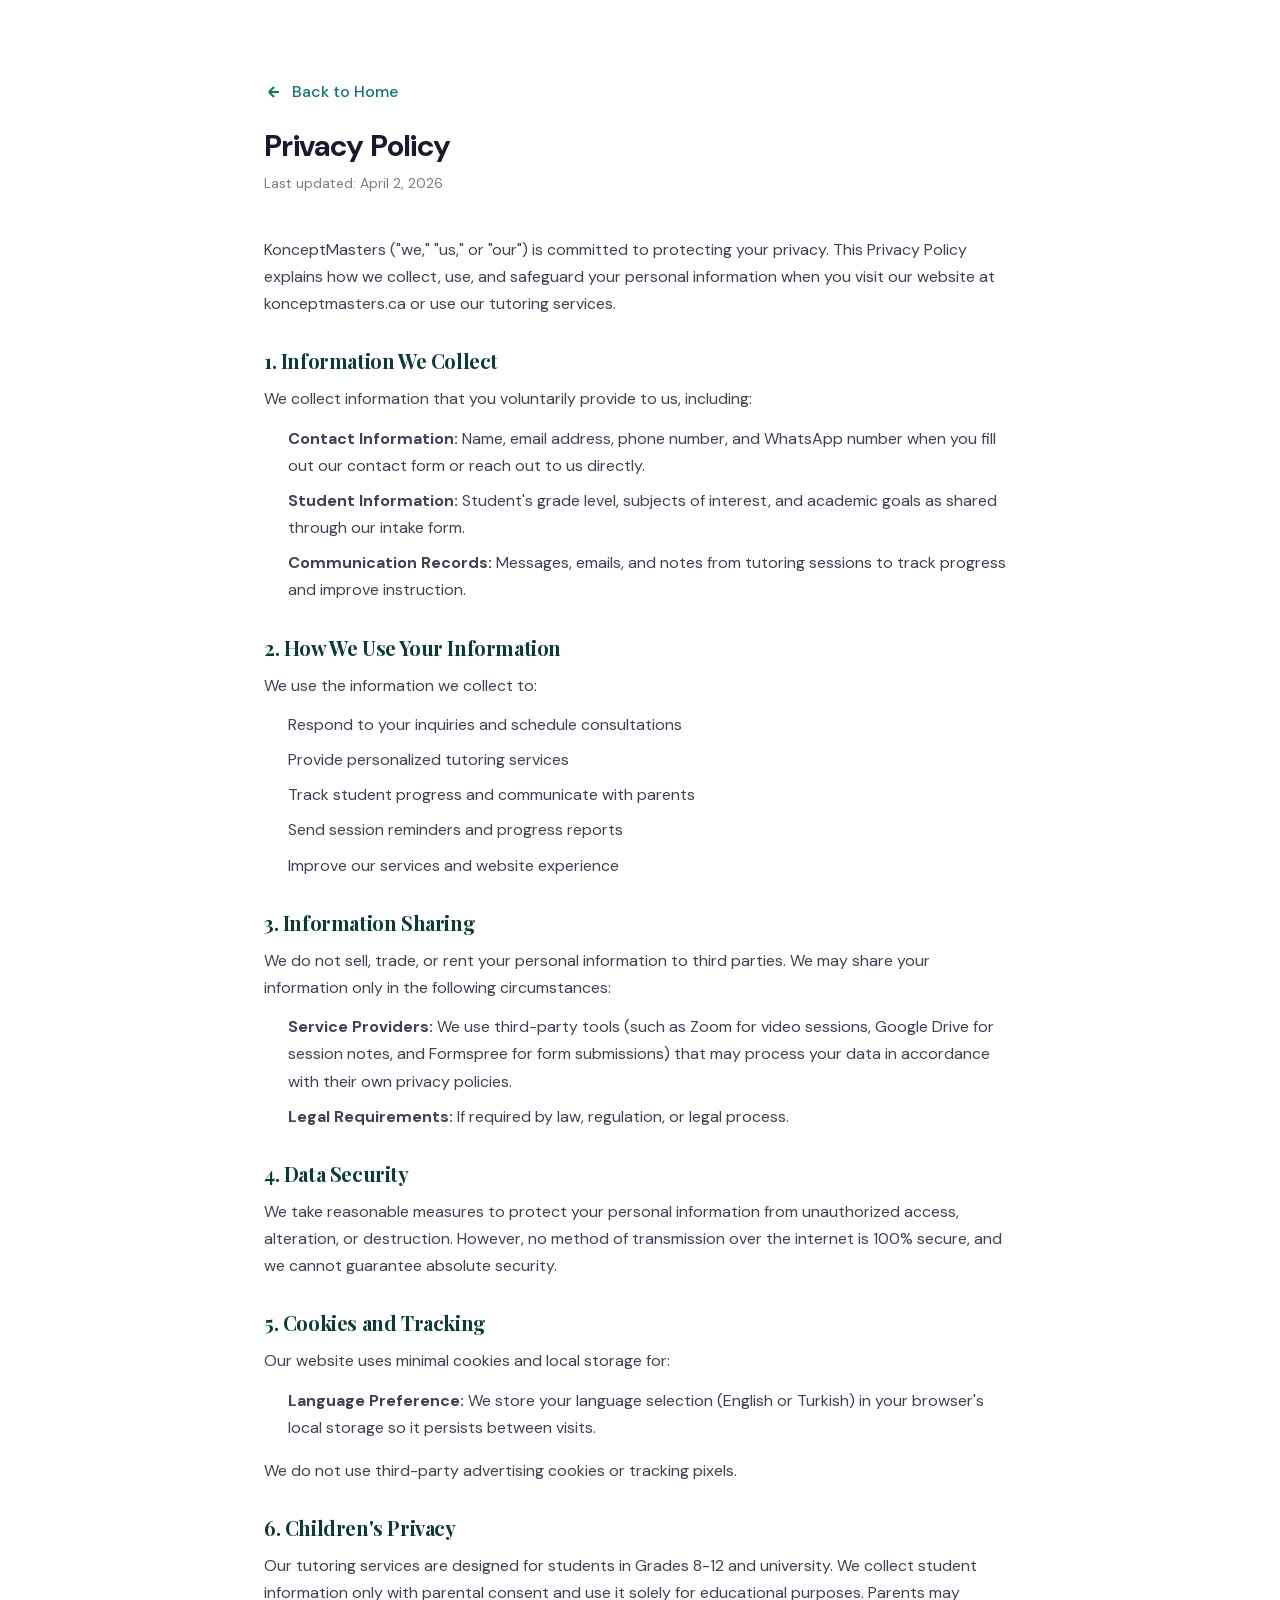
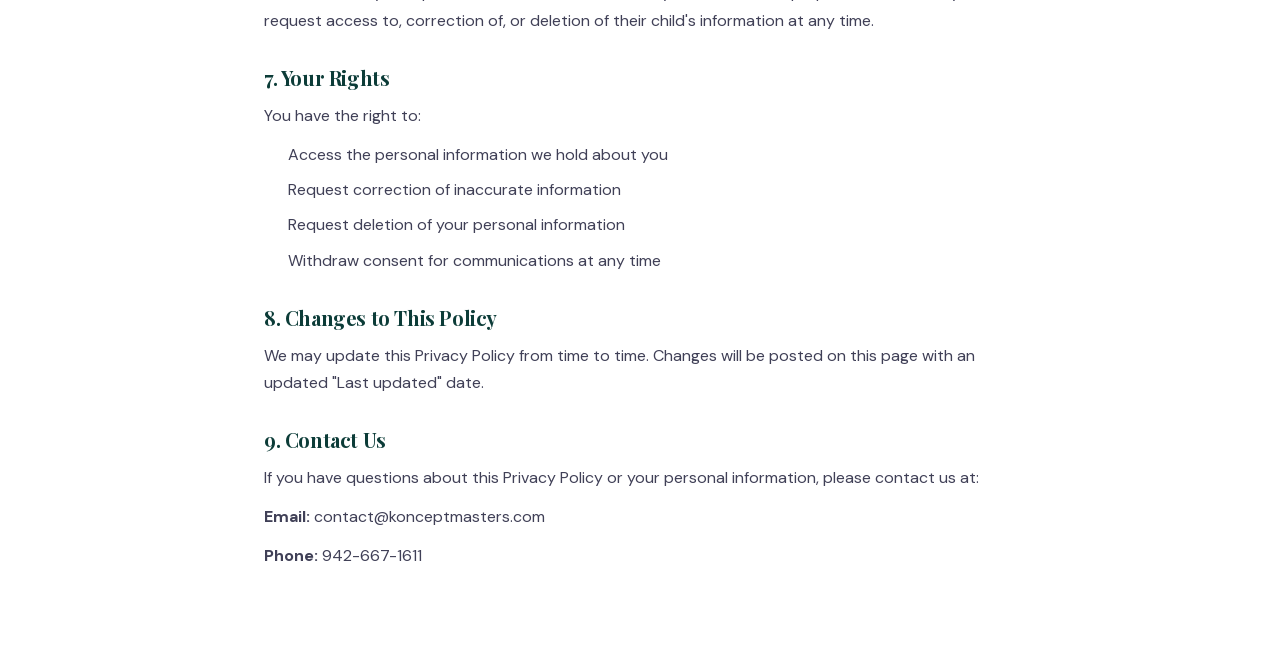
<file: privacy.html>
<!DOCTYPE html>
<html lang="en">
<head>
  <meta charset="UTF-8">
  <meta name="viewport" content="width=device-width, initial-scale=1.0">
  <title>Privacy Policy - KonceptMasters</title>
  <meta name="description" content="KonceptMasters Privacy Policy - how we collect, use, and protect your personal information.">
  <meta name="robots" content="noindex, follow">
  <link rel="canonical" href="https://konceptmasters.ca/privacy">
  <link rel="icon" type="image/svg+xml" href="data:image/svg+xml,<svg xmlns='http://www.w3.org/2000/svg' viewBox='0 0 100 100'><text y='.9em' font-size='90'>📐</text></svg>">
  <link rel="stylesheet" href="css/styles.css">
  <style>
    .policy-page { padding: var(--space-20) 0 var(--space-16); }
    .policy-page h1 { font-family: var(--font-heading); font-size: var(--text-3xl); margin-bottom: var(--space-2); }
    .policy-page .last-updated { color: var(--gray-500); font-size: var(--text-sm); margin-bottom: var(--space-10); }
    .policy-page h2 { font-size: var(--text-xl); margin-top: var(--space-8); margin-bottom: var(--space-3); color: var(--primary-900); }
    .policy-page p, .policy-page li { color: var(--gray-700); line-height: 1.7; margin-bottom: var(--space-3); }
    .policy-page ul { padding-left: var(--space-6); margin-bottom: var(--space-4); }
    .policy-page li { margin-bottom: var(--space-2); }
    .policy-back { display: inline-flex; align-items: center; gap: var(--space-2); color: var(--primary-700); text-decoration: none; font-weight: var(--font-medium); margin-bottom: var(--space-6); }
    .policy-back:hover { color: var(--primary-900); }
  </style>
</head>
<body>
  <div class="policy-page">
    <div class="container" style="max-width: 800px;">
      <a href="/" class="policy-back">
        <svg width="20" height="20" viewBox="0 0 20 20" fill="none" stroke="currentColor" stroke-width="2"><path d="M15 10H5M5 10l5-5M5 10l5 5"/></svg>
        Back to Home
      </a>
      <h1>Privacy Policy</h1>
      <p class="last-updated">Last updated: April 2, 2026</p>

      <p>KonceptMasters ("we," "us," or "our") is committed to protecting your privacy. This Privacy Policy explains how we collect, use, and safeguard your personal information when you visit our website at konceptmasters.ca or use our tutoring services.</p>

      <h2>1. Information We Collect</h2>
      <p>We collect information that you voluntarily provide to us, including:</p>
      <ul>
        <li><strong>Contact Information:</strong> Name, email address, phone number, and WhatsApp number when you fill out our contact form or reach out to us directly.</li>
        <li><strong>Student Information:</strong> Student's grade level, subjects of interest, and academic goals as shared through our intake form.</li>
        <li><strong>Communication Records:</strong> Messages, emails, and notes from tutoring sessions to track progress and improve instruction.</li>
      </ul>

      <h2>2. How We Use Your Information</h2>
      <p>We use the information we collect to:</p>
      <ul>
        <li>Respond to your inquiries and schedule consultations</li>
        <li>Provide personalized tutoring services</li>
        <li>Track student progress and communicate with parents</li>
        <li>Send session reminders and progress reports</li>
        <li>Improve our services and website experience</li>
      </ul>

      <h2>3. Information Sharing</h2>
      <p>We do not sell, trade, or rent your personal information to third parties. We may share your information only in the following circumstances:</p>
      <ul>
        <li><strong>Service Providers:</strong> We use third-party tools (such as Zoom for video sessions, Google Drive for session notes, and Formspree for form submissions) that may process your data in accordance with their own privacy policies.</li>
        <li><strong>Legal Requirements:</strong> If required by law, regulation, or legal process.</li>
      </ul>

      <h2>4. Data Security</h2>
      <p>We take reasonable measures to protect your personal information from unauthorized access, alteration, or destruction. However, no method of transmission over the internet is 100% secure, and we cannot guarantee absolute security.</p>

      <h2>5. Cookies and Tracking</h2>
      <p>Our website uses minimal cookies and local storage for:</p>
      <ul>
        <li><strong>Language Preference:</strong> We store your language selection (English or Turkish) in your browser's local storage so it persists between visits.</li>
      </ul>
      <p>We do not use third-party advertising cookies or tracking pixels.</p>

      <h2>6. Children's Privacy</h2>
      <p>Our tutoring services are designed for students in Grades 8-12 and university. We collect student information only with parental consent and use it solely for educational purposes. Parents may request access to, correction of, or deletion of their child's information at any time.</p>

      <h2>7. Your Rights</h2>
      <p>You have the right to:</p>
      <ul>
        <li>Access the personal information we hold about you</li>
        <li>Request correction of inaccurate information</li>
        <li>Request deletion of your personal information</li>
        <li>Withdraw consent for communications at any time</li>
      </ul>

      <h2>8. Changes to This Policy</h2>
      <p>We may update this Privacy Policy from time to time. Changes will be posted on this page with an updated "Last updated" date.</p>

      <h2>9. Contact Us</h2>
      <p>If you have questions about this Privacy Policy or your personal information, please contact us at:</p>
      <p><strong>Email:</strong> <a href="mailto:contact@konceptmasters.com">contact@konceptmasters.com</a></p>
      <p><strong>Phone:</strong> <a href="tel:+19426671611">942-667-1611</a></p>
    </div>
  </div>
</body>
</html>
</file>
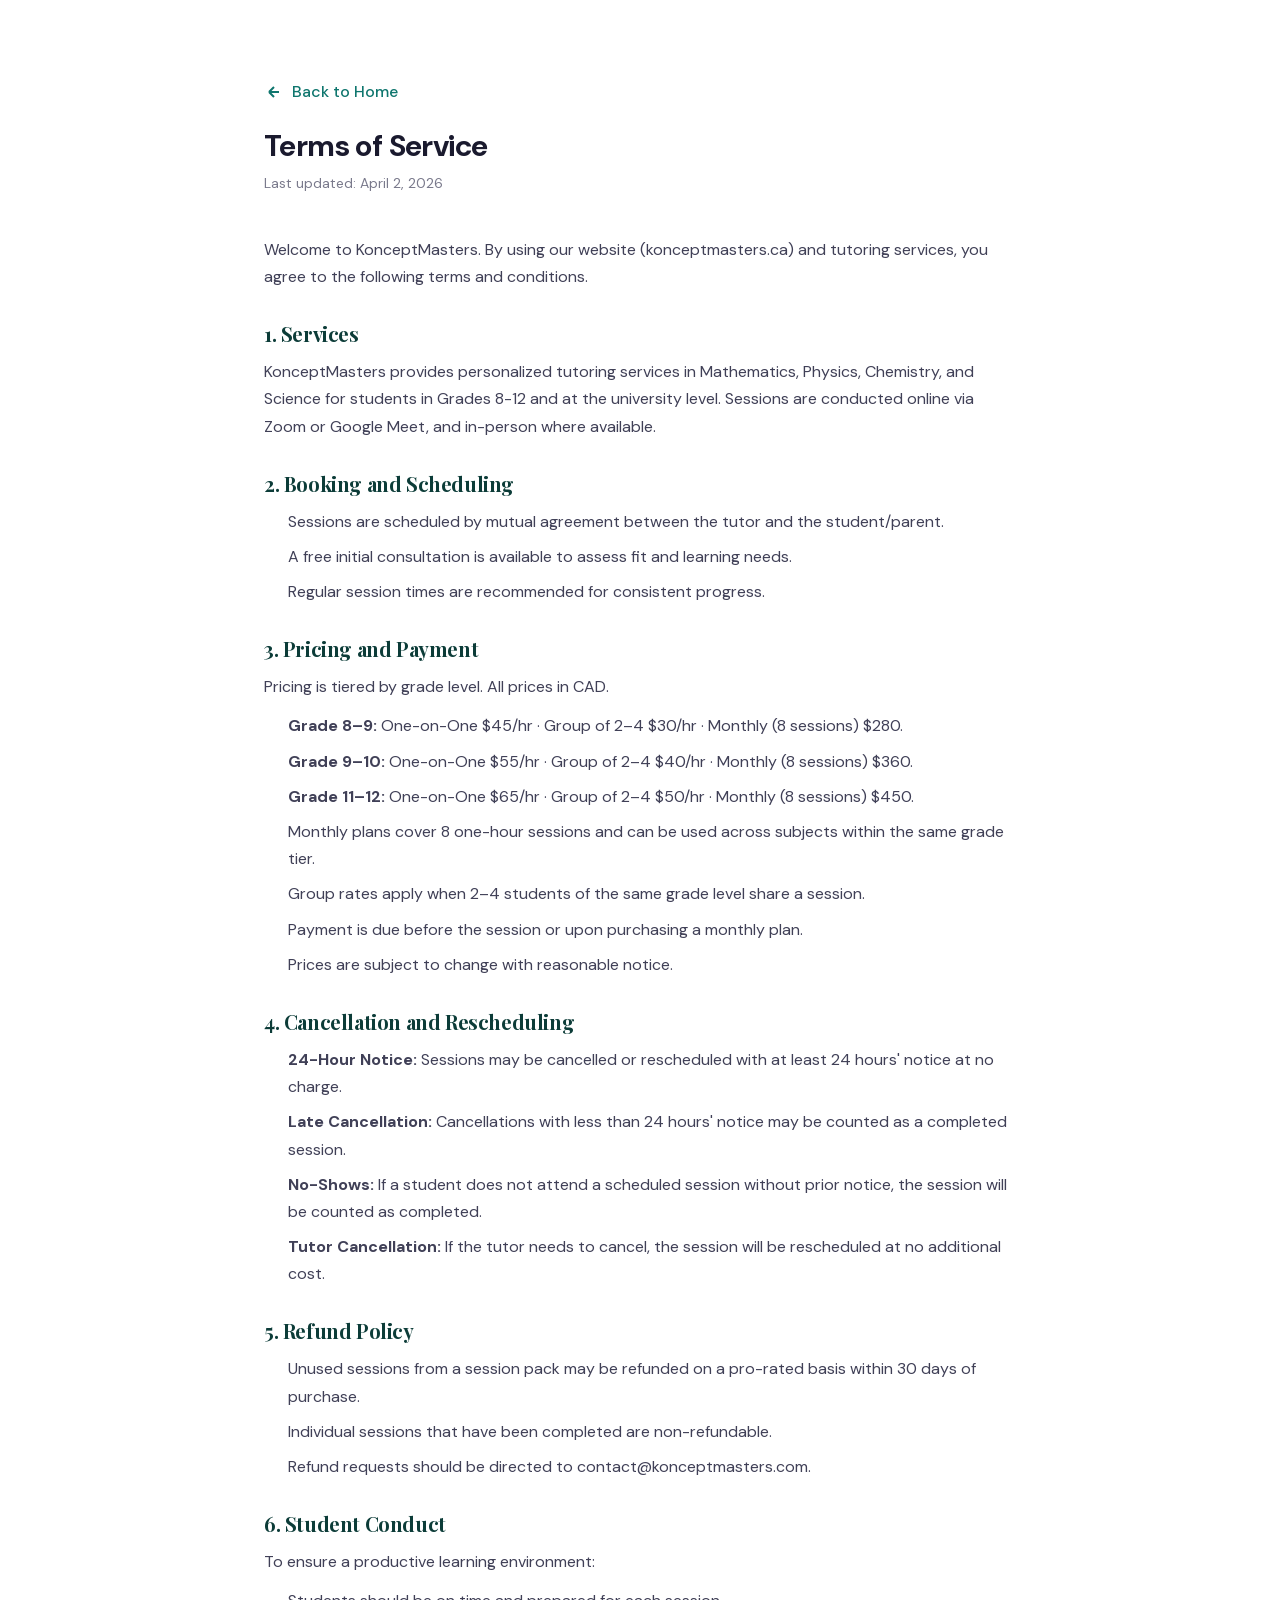
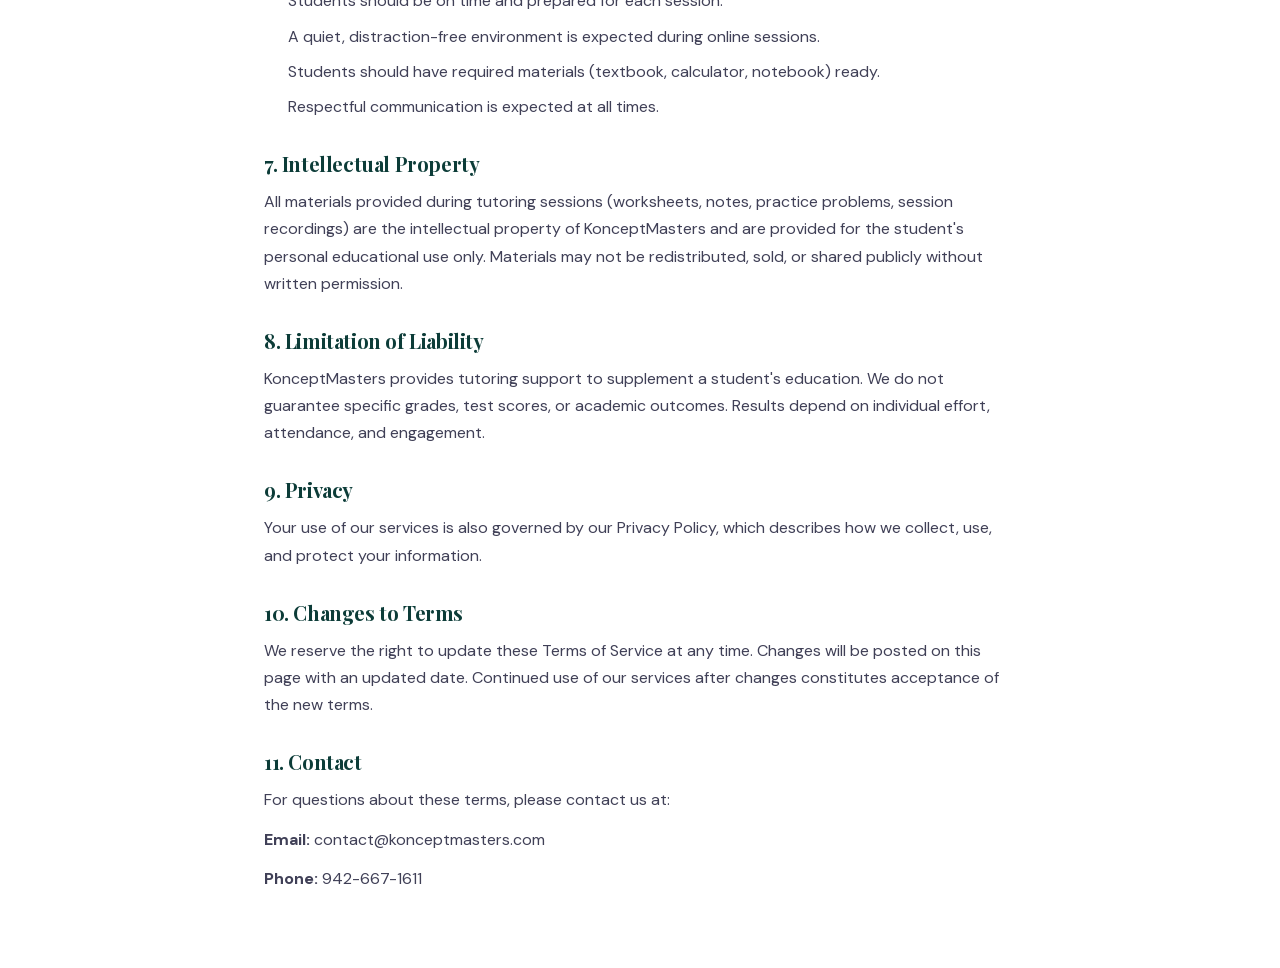
<file: terms.html>
<!DOCTYPE html>
<html lang="en">
<head>
  <meta charset="UTF-8">
  <meta name="viewport" content="width=device-width, initial-scale=1.0">
  <title>Terms of Service - KonceptMasters</title>
  <meta name="description" content="KonceptMasters Terms of Service - terms and conditions for using our tutoring services.">
  <meta name="robots" content="noindex, follow">
  <link rel="canonical" href="https://konceptmasters.ca/terms">
  <link rel="icon" type="image/svg+xml" href="data:image/svg+xml,<svg xmlns='http://www.w3.org/2000/svg' viewBox='0 0 100 100'><text y='.9em' font-size='90'>📐</text></svg>">
  <link rel="stylesheet" href="css/styles.css">
  <style>
    .policy-page { padding: var(--space-20) 0 var(--space-16); }
    .policy-page h1 { font-family: var(--font-heading); font-size: var(--text-3xl); margin-bottom: var(--space-2); }
    .policy-page .last-updated { color: var(--gray-500); font-size: var(--text-sm); margin-bottom: var(--space-10); }
    .policy-page h2 { font-size: var(--text-xl); margin-top: var(--space-8); margin-bottom: var(--space-3); color: var(--primary-900); }
    .policy-page p, .policy-page li { color: var(--gray-700); line-height: 1.7; margin-bottom: var(--space-3); }
    .policy-page ul { padding-left: var(--space-6); margin-bottom: var(--space-4); }
    .policy-page li { margin-bottom: var(--space-2); }
    .policy-back { display: inline-flex; align-items: center; gap: var(--space-2); color: var(--primary-700); text-decoration: none; font-weight: var(--font-medium); margin-bottom: var(--space-6); }
    .policy-back:hover { color: var(--primary-900); }
  </style>
</head>
<body>
  <div class="policy-page">
    <div class="container" style="max-width: 800px;">
      <a href="/" class="policy-back">
        <svg width="20" height="20" viewBox="0 0 20 20" fill="none" stroke="currentColor" stroke-width="2"><path d="M15 10H5M5 10l5-5M5 10l5 5"/></svg>
        Back to Home
      </a>
      <h1>Terms of Service</h1>
      <p class="last-updated">Last updated: April 2, 2026</p>

      <p>Welcome to KonceptMasters. By using our website (konceptmasters.ca) and tutoring services, you agree to the following terms and conditions.</p>

      <h2>1. Services</h2>
      <p>KonceptMasters provides personalized tutoring services in Mathematics, Physics, Chemistry, and Science for students in Grades 8-12 and at the university level. Sessions are conducted online via Zoom or Google Meet, and in-person where available.</p>

      <h2>2. Booking and Scheduling</h2>
      <ul>
        <li>Sessions are scheduled by mutual agreement between the tutor and the student/parent.</li>
        <li>A free initial consultation is available to assess fit and learning needs.</li>
        <li>Regular session times are recommended for consistent progress.</li>
      </ul>

      <h2>3. Pricing and Payment</h2>
      <p>Pricing is tiered by grade level. All prices in CAD.</p>
      <ul>
        <li><strong>Grade 8&ndash;9:</strong> One-on-One $45/hr · Group of 2&ndash;4 $30/hr · Monthly (8 sessions) $280.</li>
        <li><strong>Grade 9&ndash;10:</strong> One-on-One $55/hr · Group of 2&ndash;4 $40/hr · Monthly (8 sessions) $360.</li>
        <li><strong>Grade 11&ndash;12:</strong> One-on-One $65/hr · Group of 2&ndash;4 $50/hr · Monthly (8 sessions) $450.</li>
        <li>Monthly plans cover 8 one-hour sessions and can be used across subjects within the same grade tier.</li>
        <li>Group rates apply when 2&ndash;4 students of the same grade level share a session.</li>
        <li>Payment is due before the session or upon purchasing a monthly plan.</li>
        <li>Prices are subject to change with reasonable notice.</li>
      </ul>

      <h2>4. Cancellation and Rescheduling</h2>
      <ul>
        <li><strong>24-Hour Notice:</strong> Sessions may be cancelled or rescheduled with at least 24 hours' notice at no charge.</li>
        <li><strong>Late Cancellation:</strong> Cancellations with less than 24 hours' notice may be counted as a completed session.</li>
        <li><strong>No-Shows:</strong> If a student does not attend a scheduled session without prior notice, the session will be counted as completed.</li>
        <li><strong>Tutor Cancellation:</strong> If the tutor needs to cancel, the session will be rescheduled at no additional cost.</li>
      </ul>

      <h2>5. Refund Policy</h2>
      <ul>
        <li>Unused sessions from a session pack may be refunded on a pro-rated basis within 30 days of purchase.</li>
        <li>Individual sessions that have been completed are non-refundable.</li>
        <li>Refund requests should be directed to <a href="mailto:contact@konceptmasters.com">contact@konceptmasters.com</a>.</li>
      </ul>

      <h2>6. Student Conduct</h2>
      <p>To ensure a productive learning environment:</p>
      <ul>
        <li>Students should be on time and prepared for each session.</li>
        <li>A quiet, distraction-free environment is expected during online sessions.</li>
        <li>Students should have required materials (textbook, calculator, notebook) ready.</li>
        <li>Respectful communication is expected at all times.</li>
      </ul>

      <h2>7. Intellectual Property</h2>
      <p>All materials provided during tutoring sessions (worksheets, notes, practice problems, session recordings) are the intellectual property of KonceptMasters and are provided for the student's personal educational use only. Materials may not be redistributed, sold, or shared publicly without written permission.</p>

      <h2>8. Limitation of Liability</h2>
      <p>KonceptMasters provides tutoring support to supplement a student's education. We do not guarantee specific grades, test scores, or academic outcomes. Results depend on individual effort, attendance, and engagement.</p>

      <h2>9. Privacy</h2>
      <p>Your use of our services is also governed by our <a href="/privacy">Privacy Policy</a>, which describes how we collect, use, and protect your information.</p>

      <h2>10. Changes to Terms</h2>
      <p>We reserve the right to update these Terms of Service at any time. Changes will be posted on this page with an updated date. Continued use of our services after changes constitutes acceptance of the new terms.</p>

      <h2>11. Contact</h2>
      <p>For questions about these terms, please contact us at:</p>
      <p><strong>Email:</strong> <a href="mailto:contact@konceptmasters.com">contact@konceptmasters.com</a></p>
      <p><strong>Phone:</strong> <a href="tel:+19426671611">942-667-1611</a></p>
    </div>
  </div>
</body>
</html>
</file>
<file: css/styles.css>
/* ============================================
   KONCEPTMASTERS - Main Stylesheet
   Premium Tutoring Website
   ============================================ */

/* ============================================
   0. FONTS (self-hosted: Google Fonts is blocked in China)
   DM Sans + Playfair Display, SIL OFL 1.1 — see assets/fonts/OFL-*.txt
   latin + latin-ext subsets together cover Turkish (ğ ş ı İ)
   ============================================ */
@font-face {
  font-family: 'DM Sans';
  font-style: italic;
  font-weight: 300 700;
  font-display: swap;
  src: url('../assets/fonts/dm-sans-italic-latin-ext.woff2') format('woff2');
  unicode-range: U+0100-02BA, U+02BD-02C5, U+02C7-02CC, U+02CE-02D7, U+02DD-02FF, U+0304, U+0308, U+0329, U+1D00-1DBF, U+1E00-1E9F, U+1EF2-1EFF, U+2020, U+20A0-20AB, U+20AD-20C4, U+2113, U+2C60-2C7F, U+A720-A7FF;
}
@font-face {
  font-family: 'DM Sans';
  font-style: italic;
  font-weight: 300 700;
  font-display: swap;
  src: url('../assets/fonts/dm-sans-italic-latin.woff2') format('woff2');
  unicode-range: U+0000-00FF, U+0131, U+0152-0153, U+02BB-02BC, U+02C6, U+02DA, U+02DC, U+0304, U+0308, U+0329, U+2000-206F, U+20AC, U+2122, U+2191, U+2193, U+2212, U+2215, U+FEFF, U+FFFD;
}
@font-face {
  font-family: 'DM Sans';
  font-style: normal;
  font-weight: 300 700;
  font-display: swap;
  src: url('../assets/fonts/dm-sans-latin-ext.woff2') format('woff2');
  unicode-range: U+0100-02BA, U+02BD-02C5, U+02C7-02CC, U+02CE-02D7, U+02DD-02FF, U+0304, U+0308, U+0329, U+1D00-1DBF, U+1E00-1E9F, U+1EF2-1EFF, U+2020, U+20A0-20AB, U+20AD-20C4, U+2113, U+2C60-2C7F, U+A720-A7FF;
}
@font-face {
  font-family: 'DM Sans';
  font-style: normal;
  font-weight: 300 700;
  font-display: swap;
  src: url('../assets/fonts/dm-sans-latin.woff2') format('woff2');
  unicode-range: U+0000-00FF, U+0131, U+0152-0153, U+02BB-02BC, U+02C6, U+02DA, U+02DC, U+0304, U+0308, U+0329, U+2000-206F, U+20AC, U+2122, U+2191, U+2193, U+2212, U+2215, U+FEFF, U+FFFD;
}
@font-face {
  font-family: 'Playfair Display';
  font-style: normal;
  font-weight: 500 700;
  font-display: swap;
  src: url('../assets/fonts/playfair-display-latin-ext.woff2') format('woff2');
  unicode-range: U+0100-02BA, U+02BD-02C5, U+02C7-02CC, U+02CE-02D7, U+02DD-02FF, U+0304, U+0308, U+0329, U+1D00-1DBF, U+1E00-1E9F, U+1EF2-1EFF, U+2020, U+20A0-20AB, U+20AD-20C4, U+2113, U+2C60-2C7F, U+A720-A7FF;
}
@font-face {
  font-family: 'Playfair Display';
  font-style: normal;
  font-weight: 500 700;
  font-display: swap;
  src: url('../assets/fonts/playfair-display-latin.woff2') format('woff2');
  unicode-range: U+0000-00FF, U+0131, U+0152-0153, U+02BB-02BC, U+02C6, U+02DA, U+02DC, U+0304, U+0308, U+0329, U+2000-206F, U+20AC, U+2122, U+2191, U+2193, U+2212, U+2215, U+FEFF, U+FFFD;
}

/* ============================================
   1. CSS VARIABLES (Design System)
   ============================================ */
:root {
  /* Primary Colors - Deep Teal */
  --primary-900: #0c3c38;
  --primary-800: #115e59;
  --primary-700: #0f766e;
  --primary-600: #0d9488;
  --primary-500: #14b8a6;
  --primary-400: #2dd4bf;
  --primary-300: #5eead4;
  --primary-200: #99f6e4;
  --primary-100: #ccfbf1;
  --primary-50: #f0fdfa;

  /* Neutral Colors - Warmer tones */
  --gray-900: #1a1a2e;
  --gray-800: #2d2d44;
  --gray-700: #404057;
  --gray-600: #5c5c70;
  --gray-500: #7a7a8c;
  --gray-400: #a0a0ae;
  --gray-300: #d2d2da;
  --gray-200: #e8e8ed;
  --gray-100: #f4f4f7;
  --gray-50: #fafafe;
  --white: #ffffff;

  /* Accent Colors */
  --accent-gold: #e8a317;
  --accent-gold-light: #f5c542;
  --accent-green: #10b981;
  --accent-green-light: #34d399;
  --accent-red: #ef4444;
  --accent-amber: #d97706;
  --accent-amber-light: #fbbf24;

  /* Typography */
  --font-primary: 'DM Sans', -apple-system, BlinkMacSystemFont, sans-serif;
  --font-display: 'Playfair Display', Georgia, serif;

  /* Font Sizes */
  --text-xs: 0.75rem;
  --text-sm: 0.875rem;
  --text-base: 1rem;
  --text-lg: 1.125rem;
  --text-xl: 1.25rem;
  --text-2xl: 1.5rem;
  --text-3xl: 1.875rem;
  --text-4xl: 2.25rem;
  --text-5xl: 3rem;
  --text-6xl: 3.75rem;

  /* Font Weights */
  --font-light: 300;
  --font-normal: 400;
  --font-medium: 500;
  --font-semibold: 600;
  --font-bold: 700;

  /* Line Heights */
  --leading-tight: 1.2;
  --leading-normal: 1.5;
  --leading-relaxed: 1.7;

  /* Spacing */
  --space-1: 0.25rem;
  --space-2: 0.5rem;
  --space-3: 0.75rem;
  --space-4: 1rem;
  --space-5: 1.25rem;
  --space-6: 1.5rem;
  --space-8: 2rem;
  --space-10: 2.5rem;
  --space-12: 3rem;
  --space-16: 4rem;
  --space-20: 5rem;
  --space-24: 6rem;

  /* Border Radius */
  --radius-sm: 0.25rem;
  --radius-md: 0.5rem;
  --radius-lg: 0.75rem;
  --radius-xl: 1rem;
  --radius-2xl: 1.5rem;
  --radius-3xl: 2rem;
  --radius-full: 9999px;

  /* Shadows - richer, teal-tinted */
  --shadow-sm: 0 1px 3px 0 rgb(15 118 110 / 0.04), 0 1px 2px -1px rgb(0 0 0 / 0.04);
  --shadow-md: 0 4px 12px -2px rgb(15 118 110 / 0.08), 0 2px 4px -2px rgb(0 0 0 / 0.04);
  --shadow-lg: 0 12px 24px -4px rgb(15 118 110 / 0.1), 0 4px 8px -4px rgb(0 0 0 / 0.06);
  --shadow-xl: 0 20px 40px -8px rgb(15 118 110 / 0.12), 0 8px 16px -6px rgb(0 0 0 / 0.06);
  --shadow-2xl: 0 32px 64px -16px rgb(15 118 110 / 0.18);
  --shadow-glow: 0 0 40px -8px rgb(15 118 110 / 0.25);

  /* Transitions */
  --transition-fast: 150ms cubic-bezier(0.4, 0, 0.2, 1);
  --transition-normal: 300ms cubic-bezier(0.4, 0, 0.2, 1);
  --transition-slow: 500ms cubic-bezier(0.4, 0, 0.2, 1);
  --transition-spring: 500ms cubic-bezier(0.34, 1.56, 0.64, 1);

  /* Z-Index */
  --z-dropdown: 100;
  --z-sticky: 200;
  --z-fixed: 300;
  --z-modal-backdrop: 400;
  --z-modal: 500;
  --z-tooltip: 600;

  /* Container */
  --container-max: 1200px;
  --container-padding: 1.5rem;
}

/* ============================================
   2. RESET & BASE STYLES
   ============================================ */
*,
*::before,
*::after {
  box-sizing: border-box;
  margin: 0;
  padding: 0;
}

html {
  scroll-behavior: smooth;
  -webkit-font-smoothing: antialiased;
  -moz-osx-font-smoothing: grayscale;
}

body {
  font-family: var(--font-primary);
  font-size: var(--text-base);
  font-weight: var(--font-normal);
  line-height: var(--leading-normal);
  color: var(--gray-900);
  background-color: var(--white);
  overflow-x: hidden;
}

img {
  max-width: 100%;
  height: auto;
  display: block;
}

a {
  color: inherit;
  text-decoration: none;
  transition: color var(--transition-fast);
}

button {
  font-family: inherit;
  cursor: pointer;
  border: none;
  background: none;
}

ul, ol {
  list-style: none;
}

/* ============================================
   3. TYPOGRAPHY
   ============================================ */
h1, h2, h3, h4, h5, h6 {
  font-weight: var(--font-bold);
  line-height: var(--leading-tight);
  color: var(--gray-900);
  letter-spacing: -0.01em;
}

h1, h2 {
  font-family: var(--font-display);
}

h1 {
  font-size: var(--text-5xl);
  letter-spacing: -0.02em;
}

h2 {
  font-size: var(--text-4xl);
  letter-spacing: -0.02em;
}

h3 {
  font-size: var(--text-2xl);
}

h4 {
  font-size: var(--text-xl);
}

p {
  color: var(--gray-600);
  line-height: var(--leading-relaxed);
}

.text-gradient {
  background: linear-gradient(135deg, var(--primary-700), var(--primary-400));
  -webkit-background-clip: text;
  -webkit-text-fill-color: transparent;
  background-clip: text;
}

/* ============================================
   4. LAYOUT & CONTAINER
   ============================================ */
.container {
  width: 100%;
  max-width: var(--container-max);
  margin: 0 auto;
  padding: 0 var(--container-padding);
}

.section {
  padding: var(--space-24) 0;
}

.section-header {
  text-align: center;
  max-width: 640px;
  margin: 0 auto var(--space-16);
}

.section-header h2 {
  margin-bottom: var(--space-4);
}

.section-header p {
  font-size: var(--text-lg);
  color: var(--gray-500);
}

/* ============================================
   5. BUTTONS
   ============================================ */
.btn {
  display: inline-flex;
  align-items: center;
  justify-content: center;
  gap: var(--space-2);
  padding: 0.875rem 1.75rem;
  font-size: var(--text-sm);
  font-weight: var(--font-semibold);
  letter-spacing: 0.02em;
  text-transform: uppercase;
  border-radius: var(--radius-full);
  transition: all var(--transition-normal);
  cursor: pointer;
  border: 2px solid transparent;
}

.btn-primary {
  background: var(--primary-700);
  color: var(--white);
  box-shadow: 0 4px 14px 0 rgba(15, 118, 110, 0.35);
}

.btn-primary:hover {
  background: var(--primary-800);
  transform: translateY(-2px);
  box-shadow: 0 8px 24px 0 rgba(15, 118, 110, 0.4);
}

.btn-secondary {
  background: var(--white);
  color: var(--primary-700);
  border-color: var(--gray-200);
}

.btn-secondary:hover {
  background: var(--primary-50);
  border-color: var(--primary-300);
}

.btn-outline {
  background: transparent;
  color: var(--white);
  border-color: rgba(255, 255, 255, 0.35);
}

.btn-outline:hover {
  background: rgba(255, 255, 255, 0.12);
  border-color: rgba(255, 255, 255, 0.6);
}

.btn-lg {
  padding: 1rem 2.25rem;
  font-size: var(--text-base);
}

.btn-icon {
  width: 20px;
  height: 20px;
}

/* ============================================
   6. NAVIGATION
   ============================================ */
.navbar {
  position: fixed;
  top: 0;
  left: 0;
  right: 0;
  z-index: var(--z-fixed);
  padding: var(--space-4) 0;
  transition: all var(--transition-normal);
}

.navbar.scrolled {
  background: rgba(255, 255, 255, 0.92);
  backdrop-filter: blur(20px);
  box-shadow: 0 1px 0 rgba(0, 0, 0, 0.06);
  padding: var(--space-3) 0;
}

.navbar .container {
  display: flex;
  align-items: center;
  justify-content: space-between;
}

.navbar-logo {
  display: flex;
  align-items: center;
  gap: var(--space-2);
  font-family: var(--font-display);
  font-size: var(--text-xl);
  font-weight: var(--font-bold);
  color: var(--white);
  transition: color var(--transition-fast);
  letter-spacing: -0.01em;
}

.logo-text {
  display: flex;
  flex-direction: column;
  line-height: 1.05;
}

.logo-top {
  font-size: var(--text-base);
  text-transform: uppercase;
  letter-spacing: 0.08em;
}

.logo-bottom {
  font-size: var(--text-xl);
  text-transform: uppercase;
  letter-spacing: 0.06em;
  color: var(--primary-400);
}

.logo-tagline {
  display: block;
  font-family: var(--font-primary);
  font-size: 0.55rem;
  font-weight: var(--font-medium);
  font-style: italic;
  letter-spacing: 0.04em;
  text-transform: none;
  opacity: 0.7;
  margin-top: 1px;
}

.navbar.scrolled .logo-bottom {
  color: var(--primary-600);
}

.navbar.scrolled .navbar-logo {
  color: var(--primary-900);
}

.navbar-logo svg {
  width: 44px;
  height: 44px;
}

.navbar-menu {
  display: flex;
  align-items: center;
  gap: var(--space-8);
}

.navbar-link {
  font-weight: var(--font-medium);
  color: rgba(255, 255, 255, 0.9);
  transition: color var(--transition-fast);
  position: relative;
}

.navbar-link::after {
  content: '';
  position: absolute;
  bottom: -4px;
  left: 0;
  width: 0;
  height: 2px;
  background: var(--accent-gold);
  transition: width var(--transition-normal);
}

.navbar-link:hover::after {
  width: 100%;
}

.navbar.scrolled .navbar-link {
  color: var(--gray-700);
}

.navbar.scrolled .navbar-link:hover {
  color: var(--primary-700);
}

.navbar-actions {
  display: flex;
  align-items: center;
  gap: var(--space-4);
}

/* Language Toggle */
.lang-toggle {
  display: flex;
  align-items: center;
  gap: var(--space-1);
  padding: var(--space-2) var(--space-3);
  background: rgba(255, 255, 255, 0.15);
  border-radius: var(--radius-full);
  font-size: var(--text-sm);
  font-weight: var(--font-medium);
  color: var(--white);
  cursor: pointer;
  transition: all var(--transition-fast);
}

.navbar.scrolled .lang-toggle {
  background: var(--gray-100);
  color: var(--gray-700);
}

.lang-toggle:hover {
  background: rgba(255, 255, 255, 0.25);
}

.navbar.scrolled .lang-toggle:hover {
  background: var(--gray-200);
}

.lang-toggle .flag {
  font-size: var(--text-base);
}

/* Mobile Menu Toggle */
.mobile-toggle {
  display: none;
  flex-direction: column;
  gap: 5px;
  padding: var(--space-2);
  cursor: pointer;
}

.mobile-toggle span {
  width: 24px;
  height: 2px;
  background: var(--white);
  transition: all var(--transition-normal);
}

.navbar.scrolled .mobile-toggle span {
  background: var(--gray-900);
}

/* Mobile Menu */
.mobile-menu {
  display: none;
  position: fixed;
  top: 0;
  right: -100%;
  width: 80%;
  max-width: 400px;
  height: 100vh;
  background: var(--white);
  padding: var(--space-8);
  box-shadow: var(--shadow-2xl);
  transition: right var(--transition-normal);
  z-index: var(--z-modal);
}

.mobile-menu.active {
  right: 0;
}

.mobile-menu-header {
  display: flex;
  justify-content: space-between;
  align-items: center;
  margin-bottom: var(--space-8);
}

.mobile-menu-close {
  width: 40px;
  height: 40px;
  display: flex;
  align-items: center;
  justify-content: center;
  font-size: var(--text-2xl);
  color: var(--gray-500);
  cursor: pointer;
}

.mobile-menu-links {
  display: flex;
  flex-direction: column;
  gap: var(--space-4);
}

.mobile-menu-links a {
  font-size: var(--text-lg);
  font-weight: var(--font-medium);
  color: var(--gray-800);
  padding: var(--space-3) 0;
  border-bottom: 1px solid var(--gray-100);
}

.mobile-overlay {
  display: none;
  position: fixed;
  inset: 0;
  background: rgba(0, 0, 0, 0.5);
  z-index: var(--z-modal-backdrop);
  opacity: 0;
  transition: opacity var(--transition-normal);
}

.mobile-overlay.active {
  opacity: 1;
}

/* ============================================
   7. HERO SECTION
   ============================================ */
.hero {
  position: relative;
  min-height: 100vh;
  display: flex;
  align-items: center;
  background: linear-gradient(160deg, #0c3c38 0%, #0f766e 40%, #0d9488 70%, #14b8a6 100%);
  overflow: hidden;
}

.hero::before {
  content: '';
  position: absolute;
  inset: 0;
  background-image:
    radial-gradient(ellipse 800px 600px at 20% 80%, rgba(232, 163, 23, 0.12) 0%, transparent 60%),
    radial-gradient(ellipse 600px 400px at 75% 15%, rgba(255, 255, 255, 0.08) 0%, transparent 50%);
}

.hero::after {
  content: '';
  position: absolute;
  bottom: -2px;
  left: 0;
  right: 0;
  height: 120px;
  background: linear-gradient(to top, var(--white), transparent);
  z-index: 1;
}

.hero-pattern {
  position: absolute;
  inset: 0;
  background-image: url("data:image/svg+xml,%3Csvg width='60' height='60' viewBox='0 0 60 60' xmlns='http://www.w3.org/2000/svg'%3E%3Cg fill='none' fill-rule='evenodd'%3E%3Cg fill='%23ffffff' fill-opacity='0.025'%3E%3Cpath d='M36 34v-4h-2v4h-4v2h4v4h2v-4h4v-2h-4zm0-30V0h-2v4h-4v2h4v4h2V6h4V4h-4zM6 34v-4H4v4H0v2h4v4h2v-4h4v-2H6zM6 4V0H4v4H0v2h4v4h2V6h4V4H6z'/%3E%3C/g%3E%3C/g%3E%3C/svg%3E");
}

.hero .container {
  position: relative;
  z-index: 2;
  display: grid;
  grid-template-columns: 1.1fr 0.9fr;
  gap: var(--space-16);
  align-items: center;
  padding-top: var(--space-24);
  padding-bottom: var(--space-16);
}

.hero-content {
  color: var(--white);
}

.hero-badge {
  display: inline-flex;
  align-items: center;
  gap: var(--space-2);
  padding: var(--space-2) var(--space-5);
  background: rgba(255, 255, 255, 0.1);
  border: 1px solid rgba(255, 255, 255, 0.15);
  border-radius: var(--radius-full);
  font-size: var(--text-sm);
  font-weight: var(--font-medium);
  margin-bottom: var(--space-8);
  backdrop-filter: blur(12px);
  letter-spacing: 0.02em;
}

.hero-badge .dot {
  width: 8px;
  height: 8px;
  background: var(--accent-green);
  border-radius: 50%;
  animation: pulse 2s infinite;
}

@keyframes pulse {
  0%, 100% { opacity: 1; }
  50% { opacity: 0.5; }
}

.hero h1 {
  font-family: var(--font-display);
  font-size: clamp(2.5rem, 5vw, 4rem);
  color: var(--white);
  margin-bottom: var(--space-8);
  line-height: 1.08;
  letter-spacing: -0.02em;
}

.hero h1 .highlight {
  color: var(--accent-gold);
  font-style: italic;
}

.hero-description {
  font-size: var(--text-xl);
  color: rgba(255, 255, 255, 0.75);
  margin-bottom: var(--space-10);
  max-width: 540px;
  line-height: 1.7;
}

.hero-buttons {
  display: flex;
  gap: var(--space-4);
  margin-bottom: var(--space-10);
  flex-wrap: wrap;
}

.hero-trust {
  display: flex;
  align-items: center;
  gap: var(--space-6);
  flex-wrap: wrap;
}

.hero-trust-item {
  display: flex;
  align-items: center;
  gap: var(--space-2);
  font-size: var(--text-sm);
  color: rgba(255, 255, 255, 0.9);
}

.hero-trust-item svg {
  width: 20px;
  height: 20px;
  color: var(--accent-gold);
}

.hero-visual {
  position: relative;
  display: flex;
  justify-content: center;
  align-items: center;
}

/* Hero Card Visual */
.hero-card-visual {
  position: relative;
  width: 100%;
  max-width: 460px;
  height: 380px;
  margin: 0 auto;
}

.hero-main-card {
  position: absolute;
  top: 20px;
  left: 30px;
  right: 10px;
  bottom: 30px;
  background: linear-gradient(145deg, rgba(255,255,255,0.12), rgba(255,255,255,0.04));
  backdrop-filter: blur(16px);
  border: 1px solid rgba(255,255,255,0.12);
  border-radius: var(--radius-3xl);
  display: flex;
  align-items: center;
  justify-content: center;
  box-shadow: 0 24px 48px -12px rgba(0,0,0,0.2);
}

.hero-main-card::before {
  content: '';
  position: absolute;
  inset: -15px;
  border-radius: 2.4rem;
  background: linear-gradient(145deg, rgba(255,255,255,0.06), transparent);
  border: 1px solid rgba(255,255,255,0.06);
  z-index: -1;
}

.hero-card-icon {
  width: 80px;
  height: 80px;
  opacity: 0.25;
}

.hero-floating {
  position: absolute;
  background: rgba(255, 255, 255, 0.95);
  backdrop-filter: blur(12px);
  border-radius: var(--radius-2xl);
  padding: var(--space-5) var(--space-6);
  box-shadow: 0 16px 40px -8px rgba(0,0,0,0.15);
  z-index: 2;
  animation: heroFloat 6s ease-in-out infinite;
}

.hero-floating-1 {
  bottom: 0;
  left: -20px;
  animation-delay: 0s;
}

.hero-floating-2 {
  top: 0;
  right: -20px;
  animation-delay: 2s;
}

@keyframes heroFloat {
  0%, 100% { transform: translateY(0); }
  50% { transform: translateY(-12px); }
}

.hero-floating-icon {
  width: 36px;
  height: 36px;
  background: var(--primary-50);
  border-radius: var(--radius-lg);
  display: flex;
  align-items: center;
  justify-content: center;
  margin-bottom: var(--space-3);
  color: var(--primary-700);
}

.hero-floating-icon svg {
  width: 18px;
  height: 18px;
}

.hero-floating-label {
  font-size: var(--text-sm);
  font-weight: var(--font-semibold);
  color: var(--gray-800);
}

.hero-floating-value {
  font-family: var(--font-display);
  font-size: var(--text-xl);
  font-weight: var(--font-bold);
  color: var(--primary-700);
}

/* ============================================
   8. STATS SECTION
   ============================================ */
.stats {
  background: var(--white);
  padding: var(--space-20) 0;
  position: relative;
}

.stats-grid {
  display: grid;
  grid-template-columns: repeat(4, 1fr);
  gap: var(--space-8);
}

.stat-item {
  text-align: center;
  padding: var(--space-8) var(--space-4);
  position: relative;
}

.stat-item::after {
  content: '';
  position: absolute;
  right: 0;
  top: 20%;
  height: 60%;
  width: 1px;
  background: var(--gray-200);
}

.stat-item:last-child::after {
  display: none;
}

.stat-item:hover .stat-number {
  color: var(--primary-600);
}

.stat-number {
  font-family: var(--font-display);
  font-size: var(--text-5xl);
  font-weight: var(--font-bold);
  color: var(--primary-700);
  margin-bottom: var(--space-2);
  transition: color var(--transition-normal);
  letter-spacing: -0.03em;
}

.stat-label {
  font-size: var(--text-sm);
  color: var(--gray-500);
  font-weight: var(--font-medium);
  text-transform: uppercase;
  letter-spacing: 0.08em;
}

/* ============================================
   9. ABOUT SECTION
   ============================================ */
.about {
  background: var(--gray-50);
  position: relative;
}

.about .container {
  display: grid;
  grid-template-columns: 1fr 1fr;
  gap: var(--space-20);
  align-items: center;
}

.about-image-wrapper {
  position: relative;
  width: 360px;
  height: 360px;
  margin: 0 auto;
}

.about-image-wrapper::before {
  content: '';
  position: absolute;
  inset: -12px;
  border-radius: 50%;
  background: linear-gradient(135deg, var(--primary-400), var(--accent-gold));
  opacity: 0.2;
}

.about-image {
  width: 100%;
  height: 100%;
  border-radius: 50%;
  object-fit: cover;
  object-position: center 20%;
  box-shadow: var(--shadow-xl);
  border: 5px solid var(--white);
  position: relative;
}

.about-tutor-name {
  text-align: center;
  margin-top: var(--space-5);
}

.about-tutor-name h3 {
  font-family: var(--font-display);
  font-size: var(--text-xl);
  color: var(--gray-900);
  margin-bottom: var(--space-1);
}

.about-tutor-name p {
  font-size: var(--text-xs);
  color: var(--gray-500);
  letter-spacing: 0.03em;
}

.about-experience-badge {
  position: absolute;
  bottom: -10px;
  right: -10px;
  background: linear-gradient(135deg, var(--primary-700), var(--primary-800));
  color: var(--white);
  padding: var(--space-5) var(--space-6);
  border-radius: var(--radius-2xl);
  text-align: center;
  box-shadow: var(--shadow-lg);
  border: 3px solid var(--white);
}

.about-experience-badge .number {
  font-size: var(--text-3xl);
  font-weight: var(--font-bold);
  display: block;
}

.about-experience-badge .text {
  font-size: var(--text-sm);
  opacity: 0.9;
}

.about-content h2 {
  margin-bottom: var(--space-6);
}

.about-content > p {
  margin-bottom: var(--space-6);
  font-size: var(--text-lg);
}

.about-features {
  display: grid;
  grid-template-columns: 1fr 1fr;
  gap: var(--space-4);
  margin-top: var(--space-8);
}

.about-feature {
  display: flex;
  align-items: flex-start;
  gap: var(--space-3);
}

.about-feature-icon {
  width: 24px;
  height: 24px;
  color: var(--accent-green);
  flex-shrink: 0;
  margin-top: 2px;
}

.about-feature span {
  font-weight: var(--font-medium);
  color: var(--gray-800);
}

/* ============================================
   10. SERVICES SECTION
   ============================================ */
.services {
  background: var(--primary-900);
  color: var(--white);
}

.services .section-header h2 {
  color: var(--white);
}

.services .section-header p {
  color: rgba(255, 255, 255, 0.7);
}

.services .section-header {
  max-width: 800px;
}

.services-grid {
  display: grid;
  grid-template-columns: repeat(3, 1fr);
  gap: var(--space-6);
}

.service-card {
  background: var(--white);
  border: 1px solid var(--gray-100);
  border-radius: var(--radius-3xl);
  padding: var(--space-10) var(--space-8) var(--space-8);
  text-align: center;
  transition: all var(--transition-normal);
  position: relative;
  overflow: hidden;
}

.service-card::before {
  content: '';
  position: absolute;
  top: 0;
  left: 0;
  right: 0;
  height: 3px;
  background: linear-gradient(90deg, var(--primary-600), var(--accent-gold));
  opacity: 0;
  transition: opacity var(--transition-normal);
}

.service-card:hover {
  transform: translateY(-6px);
  box-shadow: var(--shadow-xl);
  border-color: transparent;
}

.service-card:hover::before {
  opacity: 1;
}

.service-icon {
  width: 64px;
  height: 64px;
  background: var(--primary-50);
  border: 1px solid var(--primary-100);
  border-radius: var(--radius-2xl);
  display: flex;
  align-items: center;
  justify-content: center;
  margin: 0 auto var(--space-6);
  transition: all var(--transition-spring);
}

.service-card:hover .service-icon {
  background: var(--primary-700);
  border-color: var(--primary-700);
  transform: scale(1.08) rotate(3deg);
}

.service-icon svg {
  width: 28px;
  height: 28px;
  color: var(--primary-700);
  transition: color var(--transition-normal);
}

.service-card:hover .service-icon svg {
  color: var(--white);
}

.service-card h3 {
  margin-bottom: var(--space-3);
  font-size: var(--text-xl);
}

.service-card p {
  margin-bottom: var(--space-5);
  font-size: var(--text-sm);
  line-height: 1.7;
}

.service-grades {
  display: inline-flex;
  align-items: center;
  gap: var(--space-2);
  padding: var(--space-2) var(--space-4);
  background: var(--primary-50);
  border-radius: var(--radius-full);
  font-size: var(--text-xs);
  font-weight: var(--font-semibold);
  color: var(--primary-700);
  text-transform: uppercase;
  letter-spacing: 0.05em;
}

/* ============================================
   9.5 MISSION SECTION
   ============================================ */
.mission {
  background: var(--white);
}

.mission-grid {
  display: grid;
  grid-template-columns: repeat(3, 1fr);
  gap: var(--space-8);
}

.mission-item {
  padding: var(--space-6);
  border-radius: var(--radius-2xl);
  border: 1px solid var(--gray-100);
  transition: all var(--transition-normal);
}

.mission-item:hover {
  border-color: var(--primary-100);
  box-shadow: var(--shadow-md);
  transform: translateY(-4px);
}

.mission-icon {
  width: 44px;
  height: 44px;
  background: var(--primary-50);
  border-radius: var(--radius-xl);
  display: flex;
  align-items: center;
  justify-content: center;
  margin-bottom: var(--space-4);
}

.mission-icon svg {
  width: 22px;
  height: 22px;
  color: var(--primary-700);
}

.mission-item h4 {
  margin-bottom: var(--space-2);
  font-size: var(--text-base);
}

.mission-item p {
  font-size: var(--text-sm);
  line-height: 1.6;
}

/* ============================================
   10.3 GET AHEAD PROGRAM
   ============================================ */
.get-ahead {
  background: var(--white);
  overflow: hidden;
}

.section-label {
  display: inline-block;
  font-size: var(--text-xs);
  font-weight: var(--font-bold);
  text-transform: uppercase;
  letter-spacing: 0.12em;
  color: var(--accent-gold);
  margin-bottom: var(--space-4);
}

.get-ahead-layout {
  display: grid;
  grid-template-columns: 1fr 1fr;
  gap: var(--space-16);
  align-items: center;
}

.get-ahead-content h2 {
  margin-bottom: var(--space-6);
}

.get-ahead-lead {
  font-size: var(--text-lg);
  margin-bottom: var(--space-8);
}

.get-ahead-stats {
  margin-bottom: var(--space-8);
}

.get-ahead-stat-number {
  font-family: var(--font-display);
  font-size: var(--text-4xl);
  font-weight: var(--font-bold);
  color: var(--primary-700);
  display: block;
  letter-spacing: -0.02em;
}

.get-ahead-stat-label {
  font-size: var(--text-sm);
  color: var(--gray-500);
}

.get-ahead-features {
  list-style: none;
  display: flex;
  flex-direction: column;
  gap: var(--space-4);
  margin-bottom: var(--space-10);
}

.get-ahead-features li {
  display: flex;
  align-items: flex-start;
  gap: var(--space-3);
  font-size: var(--text-base);
  color: var(--gray-700);
}

.get-ahead-features li svg {
  width: 20px;
  height: 20px;
  color: var(--accent-green);
  flex-shrink: 0;
  margin-top: 2px;
}

.get-ahead-card {
  background: var(--gray-50);
  border: 1px solid var(--gray-100);
  border-radius: var(--radius-3xl);
  padding: var(--space-10);
}

.get-ahead-card-icon {
  width: 48px;
  height: 48px;
  background: var(--accent-gold);
  border-radius: var(--radius-xl);
  display: flex;
  align-items: center;
  justify-content: center;
  margin-bottom: var(--space-6);
}

.get-ahead-card-icon svg {
  width: 24px;
  height: 24px;
  color: var(--white);
}

.get-ahead-card h3 {
  margin-bottom: var(--space-6);
}

.get-ahead-steps {
  display: flex;
  flex-direction: column;
  gap: var(--space-5);
}

.get-ahead-step {
  display: flex;
  align-items: flex-start;
  gap: var(--space-4);
}

.step-num {
  font-family: var(--font-display);
  font-size: var(--text-sm);
  font-weight: var(--font-bold);
  color: var(--primary-500);
  min-width: 28px;
  padding-top: 2px;
}

.get-ahead-step strong {
  display: block;
  font-size: var(--text-base);
  color: var(--gray-900);
  margin-bottom: var(--space-1);
}

.get-ahead-step p {
  font-size: var(--text-sm);
  margin: 0;
}

/* ============================================
   10.4 SESSION INCLUDES
   ============================================ */
.session-includes {
  margin-top: var(--space-16);
  background: var(--white);
  border: 1px solid var(--gray-200);
  border-radius: var(--radius-3xl);
  padding: var(--space-10);
}

.session-includes h3 {
  text-align: center;
  margin-bottom: var(--space-8);
  font-family: var(--font-display);
}

.includes-grid {
  display: grid;
  grid-template-columns: repeat(3, 1fr);
  gap: var(--space-6);
}

.includes-item {
  display: flex;
  align-items: center;
  gap: var(--space-3);
  font-size: var(--text-sm);
  font-weight: var(--font-medium);
  color: var(--gray-700);
}

.includes-item svg {
  width: 22px;
  height: 22px;
  color: var(--primary-600);
  flex-shrink: 0;
}

/* ============================================
   10.5 PROGRAMS SECTION
   ============================================ */
.programs {
  background: var(--white);
}

.programs-grid {
  display: grid;
  grid-template-columns: repeat(2, 1fr);
  gap: var(--space-6);
}

.program-card {
  background: var(--white);
  border: 1px solid var(--gray-100);
  border-radius: var(--radius-2xl);
  padding: var(--space-8);
  transition: all var(--transition-normal);
}

.program-card:hover {
  box-shadow: var(--shadow-lg);
  transform: translateY(-4px);
  border-color: var(--primary-100);
}

/* ============================================
   11. WHY CHOOSE ME SECTION
   ============================================ */
.why-choose {
  background: linear-gradient(160deg, #0c3c38 0%, #0f766e 60%, #0d9488 100%);
  color: var(--white);
  position: relative;
  overflow: hidden;
}

.why-choose::before {
  content: '';
  position: absolute;
  inset: 0;
  background:
    radial-gradient(ellipse 600px 400px at 10% 90%, rgba(232, 163, 23, 0.1) 0%, transparent 60%),
    radial-gradient(ellipse 500px 300px at 90% 10%, rgba(255, 255, 255, 0.05) 0%, transparent 50%);
}

.why-choose .section-header h2,
.why-choose .section-header p {
  color: var(--white);
}

.why-choose .section-header p {
  opacity: 0.85;
}

.why-grid {
  display: grid;
  grid-template-columns: repeat(4, 1fr);
  gap: var(--space-6);
}

.why-card {
  background: rgba(255, 255, 255, 0.06);
  backdrop-filter: blur(16px);
  border: 1px solid rgba(255, 255, 255, 0.1);
  border-radius: var(--radius-3xl);
  padding: var(--space-10) var(--space-8);
  text-align: center;
  transition: all var(--transition-normal);
  position: relative;
}

.why-card:hover {
  background: rgba(255, 255, 255, 0.12);
  transform: translateY(-5px);
  border-color: rgba(255, 255, 255, 0.2);
  box-shadow: 0 16px 40px -8px rgba(0, 0, 0, 0.2);
}

.why-icon {
  width: 56px;
  height: 56px;
  background: linear-gradient(135deg, rgba(232, 163, 23, 0.2), rgba(232, 163, 23, 0.1));
  border: 1px solid rgba(232, 163, 23, 0.2);
  border-radius: var(--radius-xl);
  display: flex;
  align-items: center;
  justify-content: center;
  margin: 0 auto var(--space-6);
}

.why-icon svg {
  width: 24px;
  height: 24px;
  color: var(--accent-gold-light);
}

.why-card h3 {
  color: var(--white);
  margin-bottom: var(--space-3);
  font-size: var(--text-xl);
  font-family: var(--font-display);
}

.why-card p {
  color: rgba(255, 255, 255, 0.7);
  font-size: var(--text-sm);
  line-height: 1.7;
}

/* ============================================
   12. HOW IT WORKS SECTION
   ============================================ */
.how-it-works {
  background: var(--gray-50);
}

.steps-container {
  display: grid;
  grid-template-columns: repeat(4, 1fr);
  gap: var(--space-6);
  position: relative;
}

.steps-container::before {
  content: '';
  position: absolute;
  top: 28px;
  left: 12.5%;
  right: 12.5%;
  height: 2px;
  background: linear-gradient(90deg, var(--primary-200), var(--primary-100), var(--primary-200));
}

.step {
  text-align: center;
  position: relative;
}

.step-number {
  width: 56px;
  height: 56px;
  background: var(--white);
  color: var(--primary-700);
  border: 2px solid var(--primary-200);
  border-radius: 50%;
  display: flex;
  align-items: center;
  justify-content: center;
  font-family: var(--font-display);
  font-size: var(--text-xl);
  font-weight: var(--font-bold);
  margin: 0 auto var(--space-6);
  position: relative;
  z-index: 1;
  transition: all var(--transition-normal);
}

.step:hover .step-number {
  background: var(--primary-700);
  color: var(--white);
  border-color: var(--primary-700);
  box-shadow: var(--shadow-glow);
}

.step h3 {
  margin-bottom: var(--space-3);
  font-size: var(--text-lg);
}

.step p {
  font-size: var(--text-sm);
  max-width: 220px;
  margin: 0 auto;
}

/* ============================================
   13. TESTIMONIALS SECTION
   ============================================ */
.testimonials {
  background: var(--gray-50);
}

.testimonials-header {
  display: flex;
  justify-content: space-between;
  align-items: flex-end;
  margin-bottom: var(--space-12);
}

.testimonials-header .section-header {
  text-align: left;
  margin: 0;
}

.testimonials-nav {
  display: flex;
  gap: var(--space-3);
}

.testimonials-nav button {
  width: 48px;
  height: 48px;
  border: 1px solid var(--gray-200);
  border-radius: 50%;
  display: flex;
  align-items: center;
  justify-content: center;
  color: var(--gray-600);
  transition: all var(--transition-fast);
}

.testimonials-nav button:hover {
  background: var(--primary-700);
  border-color: var(--primary-700);
  color: var(--white);
}

.testimonials-slider {
  overflow: hidden;
}

.testimonials-track {
  display: flex;
  gap: var(--space-6);
  transition: transform var(--transition-slow);
}

.testimonial-card {
  flex: 0 0 calc(33.333% - var(--space-4));
  background: var(--white);
  border-radius: var(--radius-3xl);
  padding: var(--space-10) var(--space-8);
  border: 1px solid var(--gray-100);
  transition: all var(--transition-normal);
  position: relative;
}

.testimonial-card::before {
  content: '\201C';
  position: absolute;
  top: var(--space-6);
  right: var(--space-8);
  font-family: var(--font-display);
  font-size: 4rem;
  color: var(--primary-100);
  line-height: 1;
}

.testimonial-card:hover {
  box-shadow: var(--shadow-lg);
  border-color: var(--primary-100);
}

.testimonial-stars {
  display: flex;
  gap: var(--space-1);
  margin-bottom: var(--space-4);
}

.testimonial-stars svg {
  width: 20px;
  height: 20px;
  color: var(--accent-gold);
  fill: var(--accent-gold);
}

.testimonial-text {
  font-size: var(--text-lg);
  color: var(--gray-700);
  margin-bottom: var(--space-6);
  font-style: italic;
}

.testimonial-author {
  display: flex;
  align-items: center;
  gap: var(--space-4);
}

.testimonial-avatar {
  width: 50px;
  height: 50px;
  border-radius: 50%;
  background: var(--primary-100);
  display: flex;
  align-items: center;
  justify-content: center;
  font-weight: var(--font-bold);
  color: var(--primary-700);
}

.testimonial-info h4 {
  font-size: var(--text-base);
  margin-bottom: var(--space-1);
}

.testimonial-info p {
  font-size: var(--text-sm);
  display: flex;
  align-items: center;
  gap: var(--space-2);
}

.testimonial-info .flag {
  font-size: var(--text-base);
}

/* ============================================
   14. PRICING SECTION
   ============================================ */
.pricing {
  background: var(--gray-50);
}

.pricing-toggle {
  display: flex;
  justify-content: center;
  gap: var(--space-4);
  margin-bottom: var(--space-12);
}

.currency-btn {
  padding: var(--space-3) var(--space-6);
  border-radius: var(--radius-full);
  font-weight: var(--font-medium);
  color: var(--gray-600);
  background: var(--white);
  border: 1px solid var(--gray-200);
  transition: all var(--transition-fast);
}

.currency-btn.active {
  background: var(--primary-700);
  color: var(--white);
  border-color: var(--primary-700);
}

.pricing-grid {
  display: grid;
  grid-template-columns: repeat(3, 1fr);
  gap: var(--space-6);
  max-width: 1000px;
  margin: 0 auto;
}

.pricing-card {
  background: var(--white);
  border: 1px solid var(--gray-100);
  border-radius: var(--radius-3xl);
  padding: var(--space-10) var(--space-8);
  text-align: center;
  position: relative;
  transition: all var(--transition-normal);
}

.pricing-card:hover {
  box-shadow: var(--shadow-lg);
}

.pricing-card.popular {
  border-color: var(--primary-600);
  transform: scale(1.04);
  box-shadow: var(--shadow-xl);
  background: linear-gradient(180deg, var(--primary-50) 0%, var(--white) 30%);
}

.pricing-badge {
  position: absolute;
  top: -12px;
  left: 50%;
  transform: translateX(-50%);
  background: linear-gradient(135deg, var(--accent-gold), var(--accent-amber));
  color: var(--white);
  padding: var(--space-2) var(--space-5);
  border-radius: var(--radius-full);
  font-size: var(--text-xs);
  font-weight: var(--font-bold);
  text-transform: uppercase;
  letter-spacing: 0.06em;
  box-shadow: 0 4px 12px rgba(232, 163, 23, 0.3);
}

.pricing-card h3 {
  margin-bottom: var(--space-2);
}

.pricing-description {
  font-size: var(--text-sm);
  color: var(--gray-500);
  margin-bottom: var(--space-6);
}

.pricing-price {
  margin-bottom: var(--space-6);
}

.pricing-price .amount {
  font-family: var(--font-display);
  font-size: var(--text-5xl);
  font-weight: var(--font-bold);
  color: var(--gray-900);
  letter-spacing: -0.03em;
}

.pricing-price .currency {
  font-size: var(--text-xl);
  color: var(--gray-500);
}

.pricing-price .period {
  font-size: var(--text-sm);
  color: var(--gray-500);
}

.pricing-per-session {
  font-size: var(--text-sm);
  color: var(--accent-green);
  font-weight: var(--font-medium);
  margin-bottom: var(--space-6);
}

.pricing-features {
  text-align: left;
  margin-bottom: var(--space-8);
}

.pricing-features li {
  display: flex;
  align-items: center;
  gap: var(--space-3);
  padding: var(--space-3) 0;
  font-size: var(--text-sm);
  color: var(--gray-700);
}

.pricing-features li svg {
  width: 20px;
  height: 20px;
  color: var(--accent-green);
  flex-shrink: 0;
}

.pricing-card .btn {
  width: 100%;
}

/* --- Grade-tiered pricing variant --- */
.pricing-card-tier {
  display: flex;
  flex-direction: column;
}

.pricing-tier-list {
  list-style: none;
  padding: 0;
  margin: 0 0 var(--space-6);
  border-top: 1px solid var(--gray-200);
  border-bottom: 1px solid var(--gray-200);
}

.pricing-tier-row {
  display: flex;
  align-items: baseline;
  justify-content: space-between;
  gap: var(--space-4);
  padding: var(--space-4) 0;
  border-bottom: 1px solid var(--gray-100);
}

.pricing-tier-row:last-child {
  border-bottom: none;
}

.pricing-tier-row-monthly {
  background: var(--primary-50);
  margin: 0 calc(var(--space-4) * -1);
  padding-left: var(--space-4);
  padding-right: var(--space-4);
  border-radius: var(--radius-md);
}

.pricing-card-tier.popular .pricing-tier-row-monthly {
  background: rgba(255, 255, 255, 0.6);
}

.pricing-tier-label {
  font-size: var(--text-sm);
  font-weight: var(--font-medium);
  color: var(--gray-700);
}

.pricing-tier-row-monthly .pricing-tier-label {
  color: var(--primary-800);
  font-weight: var(--font-semibold);
}

.pricing-tier-amount {
  font-family: var(--font-display);
  font-size: var(--text-2xl);
  font-weight: var(--font-bold);
  color: var(--gray-900);
  letter-spacing: -0.02em;
  white-space: nowrap;
  font-variant-numeric: lining-nums tabular-nums;
}

.pricing-tier-amount .currency {
  font-size: var(--text-sm);
  font-family: var(--font-primary);
  font-weight: var(--font-semibold);
  color: var(--gray-500);
  margin-right: 4px;
  letter-spacing: 0.02em;
}

.pricing-tier-amount .period {
  font-size: var(--text-sm);
  color: var(--gray-500);
  font-family: var(--font-primary);
  font-weight: var(--font-normal);
  margin-left: 2px;
}

.pricing-card-tier .pricing-features {
  flex: 1;
  margin-bottom: var(--space-6);
}

/* --- 3D Mouse Tilt + Cursor Spotlight (hover-capable devices only) --- */
@media (hover: hover) and (prefers-reduced-motion: no-preference) {
  .pricing-card-tier {
    transform-style: preserve-3d;
    transition: transform 0.18s ease-out, box-shadow 0.3s ease-out;
    will-change: transform;
  }

  .pricing-card-tier:hover {
    transform: perspective(1000px)
               rotateX(var(--tilt-x, 0deg))
               rotateY(var(--tilt-y, 0deg))
               translateZ(0);
    box-shadow: var(--shadow-2xl);
  }

  /* Compose tilt with the existing popular card's scale */
  .pricing-card-tier.popular {
    transition: transform 0.18s ease-out, box-shadow 0.3s ease-out;
  }

  .pricing-card-tier.popular:hover {
    transform: perspective(1000px)
               rotateX(var(--tilt-x, 0deg))
               rotateY(var(--tilt-y, 0deg))
               scale(1.05)
               translateZ(0);
  }

  /* Cursor spotlight overlay */
  .pricing-card-tier::after {
    content: '';
    position: absolute;
    inset: 0;
    border-radius: inherit;
    background: radial-gradient(
      circle 220px at var(--mouse-x, -200px) var(--mouse-y, -200px),
      rgba(20, 184, 166, 0.18),
      rgba(20, 184, 166, 0.04) 40%,
      transparent 60%
    );
    opacity: 0;
    transition: opacity 0.35s ease-out;
    pointer-events: none;
    z-index: 1;
  }

  .pricing-card-tier:hover::after {
    opacity: 1;
  }

  /* Ensure card content sits above the spotlight */
  .pricing-card-tier > * {
    position: relative;
    z-index: 2;
  }
}

/* --- Animated conic-gradient border on the Recommended card --- */
@property --gradient-angle {
  syntax: '<angle>';
  initial-value: 0deg;
  inherits: false;
}

@media (prefers-reduced-motion: no-preference) {
  .pricing-card-tier.popular {
    z-index: 1;
  }

  .pricing-card-tier.popular::before {
    content: '';
    position: absolute;
    inset: -3px;
    border-radius: inherit;
    background: conic-gradient(
      from var(--gradient-angle),
      var(--primary-500),
      var(--accent-gold),
      var(--primary-600),
      var(--accent-amber-light),
      var(--primary-400),
      var(--primary-500)
    );
    z-index: -1;
    animation: pricing-rotate-gradient 9s linear infinite;
    opacity: 0.55;
    filter: blur(3px);
  }

  @keyframes pricing-rotate-gradient {
    to { --gradient-angle: 360deg; }
  }
}

/* ============================================
   15. FAQ SECTION
   ============================================ */
.faq {
  background: var(--white);
}

.faq-list {
  max-width: 800px;
  margin: 0 auto;
}

.faq-item {
  border-bottom: 1px solid var(--gray-100);
}

.faq-question {
  width: 100%;
  display: flex;
  justify-content: space-between;
  align-items: center;
  padding: var(--space-6) 0;
  text-align: left;
  font-size: var(--text-lg);
  font-weight: var(--font-semibold);
  color: var(--gray-900);
  cursor: pointer;
  transition: color var(--transition-fast);
}

.faq-question:hover {
  color: var(--primary-700);
}

.faq-icon {
  width: 24px;
  height: 24px;
  color: var(--gray-400);
  transition: transform var(--transition-normal);
}

.faq-item.active .faq-icon {
  transform: rotate(180deg);
  color: var(--primary-700);
}

.faq-answer {
  max-height: 0;
  overflow: hidden;
  transition: max-height var(--transition-normal);
}

.faq-answer-content {
  padding-bottom: var(--space-6);
  color: var(--gray-600);
  line-height: var(--leading-relaxed);
}

/* ============================================
   16. CONTACT SECTION
   ============================================ */
.contact {
  background: var(--gray-50);
}

.contact .container {
  display: grid;
  grid-template-columns: 1fr 1fr;
  gap: var(--space-16);
}

.contact-info h2 {
  margin-bottom: var(--space-6);
}

.contact-info > p {
  font-size: var(--text-lg);
  margin-bottom: var(--space-8);
}

.contact-methods {
  display: flex;
  flex-direction: column;
  gap: var(--space-6);
}

.contact-method {
  display: flex;
  align-items: center;
  gap: var(--space-4);
}

.contact-method-icon {
  width: 52px;
  height: 52px;
  background: var(--primary-50);
  border: 1px solid var(--primary-100);
  border-radius: var(--radius-xl);
  display: flex;
  align-items: center;
  justify-content: center;
  color: var(--primary-700);
  flex-shrink: 0;
}

.contact-method-icon svg {
  width: 24px;
  height: 24px;
}

.contact-method-text h4 {
  font-size: var(--text-base);
  margin-bottom: var(--space-1);
}

.contact-method-text p,
.contact-method-text a {
  color: var(--gray-600);
}

.contact-method-text a:hover {
  color: var(--primary-700);
}

/* Contact Form */
.contact-form-wrapper {
  background: var(--white);
  border-radius: var(--radius-3xl);
  padding: var(--space-12);
  box-shadow: var(--shadow-xl);
  border: 1px solid var(--gray-100);
}

.contact-form {
  display: flex;
  flex-direction: column;
  gap: var(--space-6);
}

.form-group {
  display: flex;
  flex-direction: column;
  gap: var(--space-2);
}

.form-group label {
  font-weight: var(--font-medium);
  color: var(--gray-700);
  font-size: var(--text-sm);
}

.form-group input,
.form-group select,
.form-group textarea {
  padding: var(--space-4);
  border: 1px solid var(--gray-200);
  border-radius: var(--radius-xl);
  font-size: var(--text-base);
  font-family: inherit;
  background: var(--gray-50);
  transition: all var(--transition-fast);
}

.form-group input:focus,
.form-group select:focus,
.form-group textarea:focus {
  outline: none;
  border-color: var(--primary-500);
  box-shadow: 0 0 0 3px rgba(15, 118, 110, 0.08);
  background: var(--white);
}

.form-group textarea {
  resize: vertical;
  min-height: 120px;
}

.form-row {
  display: grid;
  grid-template-columns: 1fr 1fr;
  gap: var(--space-6);
}

.contact-form .btn {
  margin-top: var(--space-4);
}

/* ============================================
   17. FOOTER
   ============================================ */
.footer {
  background: #0c3c38;
  color: var(--white);
  padding: var(--space-20) 0 var(--space-8);
  position: relative;
}

.footer::before {
  content: '';
  position: absolute;
  top: 0;
  left: 0;
  right: 0;
  height: 1px;
  background: linear-gradient(90deg, transparent, var(--primary-400), transparent);
  opacity: 0.3;
}

.footer-grid {
  display: grid;
  grid-template-columns: 2fr 1fr 1fr 1fr;
  gap: var(--space-12);
  margin-bottom: var(--space-12);
}

.footer-brand .navbar-logo {
  margin-bottom: var(--space-4);
}

.footer-brand p {
  color: rgba(255, 255, 255, 0.5);
  margin-bottom: var(--space-6);
  max-width: 300px;
}

.footer-social {
  display: flex;
  gap: var(--space-4);
}

.footer-social a {
  width: 40px;
  height: 40px;
  background: rgba(255, 255, 255, 0.08);
  border: 1px solid rgba(255, 255, 255, 0.1);
  border-radius: 50%;
  display: flex;
  align-items: center;
  justify-content: center;
  color: rgba(255, 255, 255, 0.6);
  transition: all var(--transition-normal);
}

.footer-social a:hover {
  background: var(--accent-gold);
  border-color: var(--accent-gold);
  color: var(--white);
  transform: translateY(-2px);
}

.footer-social svg {
  width: 20px;
  height: 20px;
}

.footer-column h4 {
  color: var(--white);
  font-size: var(--text-lg);
  margin-bottom: var(--space-6);
}

.footer-links {
  display: flex;
  flex-direction: column;
  gap: var(--space-3);
}

.footer-links a {
  color: rgba(255, 255, 255, 0.5);
  transition: all var(--transition-fast);
}

.footer-links a:hover {
  color: var(--accent-gold-light);
  padding-left: var(--space-1);
}

.footer-bottom {
  padding-top: var(--space-8);
  border-top: 1px solid rgba(255, 255, 255, 0.08);
  display: flex;
  justify-content: space-between;
  align-items: center;
}

.footer-bottom p {
  color: rgba(255, 255, 255, 0.35);
  font-size: var(--text-sm);
}

.footer-bottom-links {
  display: flex;
  gap: var(--space-6);
}

.footer-bottom-links a {
  color: rgba(255, 255, 255, 0.35);
  font-size: var(--text-sm);
}

.footer-bottom-links a:hover {
  color: var(--accent-gold-light);
}

/* ============================================
   18. RESPONSIVE STYLES
   ============================================ */
@media (max-width: 1024px) {
  .hero .container {
    grid-template-columns: 1fr;
    text-align: center;
  }

  .hero-content {
    order: 1;
  }

  .hero-visual {
    order: 0;
    margin-bottom: var(--space-8);
  }

  .hero-card-visual {
    max-width: 360px;
    height: 300px;
  }

  .hero-floating-1 {
    left: 0;
  }

  .hero-floating-2 {
    right: 0;
  }

  .hero-description {
    margin: 0 auto var(--space-8);
  }

  .hero-buttons {
    justify-content: center;
  }

  .hero-trust {
    justify-content: center;
  }

  .stats-grid {
    grid-template-columns: repeat(2, 1fr);
  }

  .about .container {
    grid-template-columns: 1fr;
    gap: var(--space-8);
    text-align: center;
  }

  .about-content {
    text-align: left;
  }

  .mission-grid {
    grid-template-columns: repeat(2, 1fr);
  }

  .get-ahead-layout {
    grid-template-columns: 1fr;
    gap: var(--space-10);
  }

  .includes-grid {
    grid-template-columns: repeat(2, 1fr);
  }

  .services-grid {
    grid-template-columns: repeat(2, 1fr);
  }

  .why-grid {
    grid-template-columns: repeat(2, 1fr);
  }

  .steps-container {
    grid-template-columns: repeat(2, 1fr);
    gap: var(--space-8);
  }

  .steps-container::before {
    display: none;
  }

  .testimonial-card {
    flex: 0 0 calc(50% - var(--space-3));
  }

  .pricing-grid {
    grid-template-columns: 1fr;
    max-width: 400px;
  }

  .pricing-card.popular {
    transform: none;
    order: -1;
  }

  .contact .container {
    grid-template-columns: 1fr;
  }

  .footer-grid {
    grid-template-columns: repeat(2, 1fr);
  }
}

@media (max-width: 768px) {
  :root {
    --container-padding: 1rem;
  }

  .navbar-menu {
    display: none;
  }

  .mobile-toggle {
    display: flex;
  }

  .mobile-menu {
    display: block;
  }

  /* Hide desktop CTA button on mobile */
  .nav-cta-btn {
    display: none !important;
  }

  h1 {
    font-size: var(--text-3xl);
  }

  h2 {
    font-size: var(--text-2xl);
  }

  .section {
    padding: var(--space-16) 0;
  }

  .hero {
    min-height: auto;
    padding: var(--space-20) 0 var(--space-12);
  }

  .hero-buttons {
    flex-direction: column;
    align-items: center;
  }

  .hero-buttons .btn {
    width: 100%;
    max-width: 300px;
  }

  .hero-card-visual {
    max-width: 300px;
    height: 260px;
  }

  .hero-floating {
    padding: var(--space-3) var(--space-4);
  }

  .hero-floating-1 {
    left: -10px;
  }

  .hero-floating-2 {
    right: -10px;
  }

  .stats-grid {
    grid-template-columns: repeat(2, 1fr);
    gap: var(--space-4);
  }

  .stat-number {
    font-size: var(--text-2xl);
  }

  .about-features {
    grid-template-columns: 1fr;
  }

  .services-grid {
    grid-template-columns: 1fr;
  }

  .mission-grid {
    grid-template-columns: 1fr;
  }

  .includes-grid {
    grid-template-columns: 1fr;
  }

  .session-includes {
    padding: var(--space-6);
  }

  /* Programs grid - single column on mobile */
  .programs-grid {
    grid-template-columns: 1fr;
    gap: var(--space-6);
  }

  .program-card {
    padding: var(--space-6);
  }

  .why-grid {
    grid-template-columns: 1fr;
  }

  .steps-container {
    grid-template-columns: 1fr;
  }

  .testimonials-header {
    flex-direction: column;
    align-items: flex-start;
    gap: var(--space-6);
  }

  .testimonial-card {
    flex: 0 0 100%;
  }

  .form-row {
    grid-template-columns: 1fr;
  }

  .footer-grid {
    grid-template-columns: 1fr;
    text-align: center;
  }

  .footer-brand {
    display: flex;
    flex-direction: column;
    align-items: center;
  }

  .footer-brand p {
    max-width: none;
  }

  .footer-social {
    justify-content: center;
  }

  .footer-bottom {
    flex-direction: column;
    gap: var(--space-4);
    text-align: center;
  }
}

@media (max-width: 480px) {
  .hero-trust {
    flex-direction: column;
    gap: var(--space-3);
  }

  .btn-lg {
    padding: var(--space-3) var(--space-6);
    font-size: var(--text-base);
  }

  h1 {
    font-size: var(--text-3xl);
  }

  h2 {
    font-size: var(--text-2xl);
  }

  h3 {
    font-size: var(--text-xl);
  }

  .stats-grid {
    grid-template-columns: 1fr 1fr;
    gap: var(--space-4);
  }

  .stat-number {
    font-size: var(--text-2xl);
  }

  .stat-label {
    font-size: var(--text-xs);
  }

  /* About section mobile */
  .about-image-wrapper {
    width: 220px;
    height: 220px;
    margin-bottom: var(--space-4);
  }

  .about-tutor-name {
    margin-top: var(--space-3);
    margin-bottom: var(--space-6);
  }

  .about-tutor-name h3 {
    font-size: var(--text-lg);
  }

  .about-tutor-name p {
    font-size: 0.65rem;
  }

  .about-experience-badge {
    padding: var(--space-2) var(--space-3);
    bottom: -5px;
    right: -5px;
  }

  .about-experience-badge .number {
    font-size: var(--text-xl);
  }

  .about-experience-badge .text {
    font-size: var(--text-xs);
  }

  /* Programs section mobile */
  .programs-grid {
    grid-template-columns: 1fr;
  }

  .program-card {
    padding: var(--space-4);
  }

  /* Pricing section mobile */
  .pricing-grid {
    grid-template-columns: 1fr;
    gap: var(--space-4);
  }

  .pricing-card {
    padding: var(--space-5);
  }

  /* FAQ mobile */
  .faq-question {
    padding: var(--space-4);
    font-size: var(--text-sm);
  }

  .faq-answer {
    padding: var(--space-4);
    font-size: var(--text-sm);
  }

  /* Contact form mobile */
  .contact-form {
    padding: var(--space-5);
  }

  .contact-info {
    padding: var(--space-5);
  }

  /* Navigation mobile */
  .navbar {
    padding: var(--space-3) 0;
  }

  .navbar-brand span {
    font-size: var(--text-lg);
  }

  /* Section padding mobile */
  .section {
    padding: var(--space-12) 0;
  }

  .hero {
    padding: var(--space-16) 0 var(--space-10);
  }
}

/* ============================================
   19. UTILITY CLASSES
   ============================================ */
.sr-only {
  position: absolute;
  width: 1px;
  height: 1px;
  padding: 0;
  margin: -1px;
  overflow: hidden;
  clip: rect(0, 0, 0, 0);
  white-space: nowrap;
  border: 0;
}

.text-center {
  text-align: center;
}

.mt-4 {
  margin-top: var(--space-4);
}

.mb-4 {
  margin-bottom: var(--space-4);
}

.hidden {
  display: none !important;
}

/* Print Styles */
@media print {
  .navbar,
  .mobile-menu,
  .mobile-overlay,
  .footer {
    display: none;
  }
}
</file>
<file: css/animations.css>
/* ============================================
   KONCEPTMASTERS - Animations Stylesheet
   Scroll animations & micro-interactions
   ============================================ */

/* ============================================
   1. SCROLL REVEAL ANIMATIONS
   ============================================ */

/* Base state for animated elements */
[data-animate] {
  opacity: 0;
  transition: opacity 0.6s ease, transform 0.6s ease;
}

[data-animate].animated {
  opacity: 1;
}

/* Fade Up Animation */
[data-animate="fade-up"] {
  transform: translateY(40px);
}

[data-animate="fade-up"].animated {
  transform: translateY(0);
}

/* Fade Down Animation */
[data-animate="fade-down"] {
  transform: translateY(-40px);
}

[data-animate="fade-down"].animated {
  transform: translateY(0);
}

/* Fade Left Animation */
[data-animate="fade-left"] {
  transform: translateX(40px);
}

[data-animate="fade-left"].animated {
  transform: translateX(0);
}

/* Fade Right Animation */
[data-animate="fade-right"] {
  transform: translateX(-40px);
}

[data-animate="fade-right"].animated {
  transform: translateX(0);
}

/* Scale Up Animation */
[data-animate="scale-up"] {
  transform: scale(0.9);
}

[data-animate="scale-up"].animated {
  transform: scale(1);
}

/* Zoom In Animation */
[data-animate="zoom-in"] {
  transform: scale(0.5);
}

[data-animate="zoom-in"].animated {
  transform: scale(1);
}

/* Flip Animation */
[data-animate="flip"] {
  transform: perspective(500px) rotateX(30deg);
}

[data-animate="flip"].animated {
  transform: perspective(500px) rotateX(0);
}

/* ============================================
   2. STAGGER DELAYS
   ============================================ */
[data-delay="100"] { transition-delay: 100ms; }
[data-delay="200"] { transition-delay: 200ms; }
[data-delay="300"] { transition-delay: 300ms; }
[data-delay="400"] { transition-delay: 400ms; }
[data-delay="500"] { transition-delay: 500ms; }
[data-delay="600"] { transition-delay: 600ms; }
[data-delay="700"] { transition-delay: 700ms; }
[data-delay="800"] { transition-delay: 800ms; }

/* ============================================
   3. HERO ANIMATIONS
   ============================================ */

/* Typing cursor effect */
.typing-cursor {
  display: inline-block;
  width: 3px;
  height: 1em;
  background: var(--accent-gold);
  margin-left: 4px;
  animation: blink 1s step-end infinite;
}

@keyframes blink {
  0%, 100% { opacity: 1; }
  50% { opacity: 0; }
}

/* Hero badge entrance */
.hero-badge {
  animation: slideDown 0.8s ease forwards;
  animation-delay: 0.3s;
  opacity: 0;
}

@keyframes slideDown {
  from {
    opacity: 0;
    transform: translateY(-20px);
  }
  to {
    opacity: 1;
    transform: translateY(0);
  }
}

/* Hero title entrance */
.hero h1 {
  animation: fadeUp 0.8s ease forwards;
  animation-delay: 0.5s;
  opacity: 0;
}

@keyframes fadeUp {
  from {
    opacity: 0;
    transform: translateY(30px);
  }
  to {
    opacity: 1;
    transform: translateY(0);
  }
}

/* Hero description entrance */
.hero-description {
  animation: fadeUp 0.8s ease forwards;
  animation-delay: 0.7s;
  opacity: 0;
}

/* Hero buttons entrance */
.hero-buttons {
  animation: fadeUp 0.8s ease forwards;
  animation-delay: 0.9s;
  opacity: 0;
}

/* Hero trust badges entrance */
.hero-trust {
  animation: fadeUp 0.8s ease forwards;
  animation-delay: 1.1s;
  opacity: 0;
}

/* Hero visual entrance */
.hero-visual {
  animation: scaleIn 1s ease forwards;
  animation-delay: 0.6s;
  opacity: 0;
}

@keyframes scaleIn {
  from {
    opacity: 0;
    transform: scale(0.9);
  }
  to {
    opacity: 1;
    transform: scale(1);
  }
}

/* Floating cards animation */
.floating-card.card-1 {
  animation: float 6s ease-in-out infinite, fadeInCard 0.8s ease forwards;
  animation-delay: 1s, 1s;
  opacity: 0;
}

.floating-card.card-2 {
  animation: float 6s ease-in-out infinite, fadeInCard 0.8s ease forwards;
  animation-delay: 2s, 1.2s;
  opacity: 0;
}

@keyframes fadeInCard {
  to {
    opacity: 1;
  }
}

/* ============================================
   4. COUNTER ANIMATION
   ============================================ */
.stat-number {
  display: inline-block;
}

.stat-number.counting {
  animation: countPulse 0.3s ease;
}

@keyframes countPulse {
  0%, 100% { transform: scale(1); }
  50% { transform: scale(1.05); }
}

/* ============================================
   5. CARD HOVER EFFECTS
   ============================================ */

/* Service card hover */
.service-card {
  transition: transform 0.4s cubic-bezier(0.25, 0.46, 0.45, 0.94),
              box-shadow 0.4s ease;
}

.service-card:hover {
  transform: translateY(-8px);
}

/* Service icon animation */
.service-icon {
  transition: background 0.3s ease, transform 0.3s ease;
}

.service-card:hover .service-icon {
  transform: scale(1.1) rotate(5deg);
}

/* Why card hover */
.why-card {
  transition: background 0.3s ease, transform 0.4s cubic-bezier(0.25, 0.46, 0.45, 0.94);
}

/* Pricing card hover */
.pricing-card {
  transition: transform 0.4s cubic-bezier(0.25, 0.46, 0.45, 0.94),
              box-shadow 0.4s ease;
}

.pricing-card:hover {
  transform: translateY(-5px);
  box-shadow: var(--shadow-xl);
}

.pricing-card.popular:hover {
  transform: scale(1.07);
}

/* ============================================
   6. BUTTON ANIMATIONS
   ============================================ */

/* Ripple effect */
.btn {
  position: relative;
  overflow: hidden;
}

.btn::after {
  content: '';
  position: absolute;
  top: 50%;
  left: 50%;
  width: 0;
  height: 0;
  background: rgba(255, 255, 255, 0.3);
  border-radius: 50%;
  transform: translate(-50%, -50%);
  transition: width 0.6s ease, height 0.6s ease;
}

.btn:active::after {
  width: 300px;
  height: 300px;
}

/* Button shine effect */
.btn-primary {
  position: relative;
  overflow: hidden;
}

.btn-primary::before {
  content: '';
  position: absolute;
  top: 0;
  left: -100%;
  width: 100%;
  height: 100%;
  background: linear-gradient(
    90deg,
    transparent,
    rgba(255, 255, 255, 0.2),
    transparent
  );
  transition: left 0.5s ease;
}

.btn-primary:hover::before {
  left: 100%;
}

/* ============================================
   7. NAVIGATION ANIMATIONS
   ============================================ */

/* Navbar scroll transition */
.navbar {
  transition: background 0.3s ease,
              padding 0.3s ease,
              box-shadow 0.3s ease;
}

/* Mobile menu animation */
.mobile-menu {
  transition: right 0.4s cubic-bezier(0.25, 0.46, 0.45, 0.94);
}

.mobile-overlay {
  transition: opacity 0.3s ease;
}

/* Nav link underline animation */
.navbar-link::after {
  transition: width 0.3s cubic-bezier(0.25, 0.46, 0.45, 0.94);
}

/* Hamburger animation */
.mobile-toggle span {
  transition: transform 0.3s ease, opacity 0.3s ease;
}

.mobile-toggle.active span:nth-child(1) {
  transform: rotate(45deg) translate(5px, 5px);
}

.mobile-toggle.active span:nth-child(2) {
  opacity: 0;
}

.mobile-toggle.active span:nth-child(3) {
  transform: rotate(-45deg) translate(5px, -5px);
}

/* ============================================
   8. FAQ ACCORDION ANIMATION
   ============================================ */

.faq-answer {
  transition: max-height 0.4s cubic-bezier(0.25, 0.46, 0.45, 0.94);
}

.faq-icon {
  transition: transform 0.3s ease, color 0.3s ease;
}

.faq-question {
  transition: color 0.3s ease;
}

/* ============================================
   9. TESTIMONIAL CAROUSEL
   ============================================ */

.testimonials-track {
  transition: transform 0.5s cubic-bezier(0.25, 0.46, 0.45, 0.94);
}

.testimonial-card {
  transition: transform 0.3s ease, opacity 0.3s ease;
}

/* ============================================
   10. FORM ANIMATIONS
   ============================================ */

/* Input focus animation */
.form-group input,
.form-group select,
.form-group textarea {
  transition: border-color 0.3s ease, box-shadow 0.3s ease;
}

/* Label float animation (optional enhancement) */
.form-group.floating label {
  position: absolute;
  top: 50%;
  left: var(--space-4);
  transform: translateY(-50%);
  transition: all 0.3s ease;
  pointer-events: none;
  color: var(--gray-400);
}

.form-group.floating input:focus ~ label,
.form-group.floating input:not(:placeholder-shown) ~ label {
  top: 0;
  font-size: var(--text-xs);
  background: var(--white);
  padding: 0 var(--space-1);
  color: var(--primary-700);
}

/* ============================================
   11. LANGUAGE TOGGLE ANIMATION
   ============================================ */

.lang-toggle {
  transition: background 0.3s ease, transform 0.2s ease;
}

.lang-toggle:active {
  transform: scale(0.95);
}

/* Language content transition */
[data-lang] {
  transition: opacity 0.3s ease;
}

.lang-switching [data-lang] {
  opacity: 0.5;
}

/* ============================================
   12. LOADING ANIMATIONS
   ============================================ */

/* Page loader */
.page-loader {
  position: fixed;
  inset: 0;
  background: var(--white);
  display: flex;
  align-items: center;
  justify-content: center;
  z-index: 9999;
  transition: opacity 0.5s ease, visibility 0.5s ease;
}

.page-loader.hidden {
  opacity: 0;
  visibility: hidden;
}

.loader-spinner {
  width: 50px;
  height: 50px;
  border: 3px solid var(--gray-200);
  border-top-color: var(--primary-700);
  border-radius: 50%;
  animation: spin 1s linear infinite;
}

@keyframes spin {
  to { transform: rotate(360deg); }
}

/* Skeleton loading */
.skeleton {
  background: linear-gradient(
    90deg,
    var(--gray-200) 25%,
    var(--gray-100) 50%,
    var(--gray-200) 75%
  );
  background-size: 200% 100%;
  animation: shimmer 1.5s infinite;
}

@keyframes shimmer {
  0% { background-position: 200% 0; }
  100% { background-position: -200% 0; }
}

/* ============================================
   13. SCROLL INDICATOR
   ============================================ */

.scroll-indicator {
  position: absolute;
  bottom: var(--space-8);
  left: 50%;
  transform: translateX(-50%);
  animation: bounce 2s infinite;
}

@keyframes bounce {
  0%, 20%, 50%, 80%, 100% { transform: translateX(-50%) translateY(0); }
  40% { transform: translateX(-50%) translateY(-10px); }
  60% { transform: translateX(-50%) translateY(-5px); }
}

.scroll-indicator svg {
  width: 24px;
  height: 24px;
  color: rgba(255, 255, 255, 0.7);
  animation: fadeInOut 2s infinite;
}

@keyframes fadeInOut {
  0%, 100% { opacity: 0.5; }
  50% { opacity: 1; }
}

/* ============================================
   14. SUCCESS/ERROR STATES
   ============================================ */

/* Form success message */
.form-success {
  animation: slideIn 0.5s ease forwards;
}

@keyframes slideIn {
  from {
    opacity: 0;
    transform: translateY(-10px);
  }
  to {
    opacity: 1;
    transform: translateY(0);
  }
}

/* Shake animation for errors */
.shake {
  animation: shake 0.5s ease;
}

@keyframes shake {
  0%, 100% { transform: translateX(0); }
  20%, 60% { transform: translateX(-5px); }
  40%, 80% { transform: translateX(5px); }
}

/* ============================================
   15. PARALLAX EFFECTS
   ============================================ */

.parallax-slow {
  will-change: transform;
}

.parallax-medium {
  will-change: transform;
}

.parallax-fast {
  will-change: transform;
}

/* ============================================
   16. REDUCED MOTION
   ============================================ */

@media (prefers-reduced-motion: reduce) {
  *,
  *::before,
  *::after {
    animation-duration: 0.01ms !important;
    animation-iteration-count: 1 !important;
    transition-duration: 0.01ms !important;
  }

  [data-animate] {
    opacity: 1;
    transform: none;
  }

  .floating-card {
    animation: none;
  }

  .hero-badge,
  .hero h1,
  .hero-description,
  .hero-buttons,
  .hero-trust,
  .hero-visual {
    animation: none;
    opacity: 1;
  }
}

/* ============================================
   17. PRINT STYLES (disable animations)
   ============================================ */

@media print {
  * {
    animation: none !important;
    transition: none !important;
  }
}
</file>
